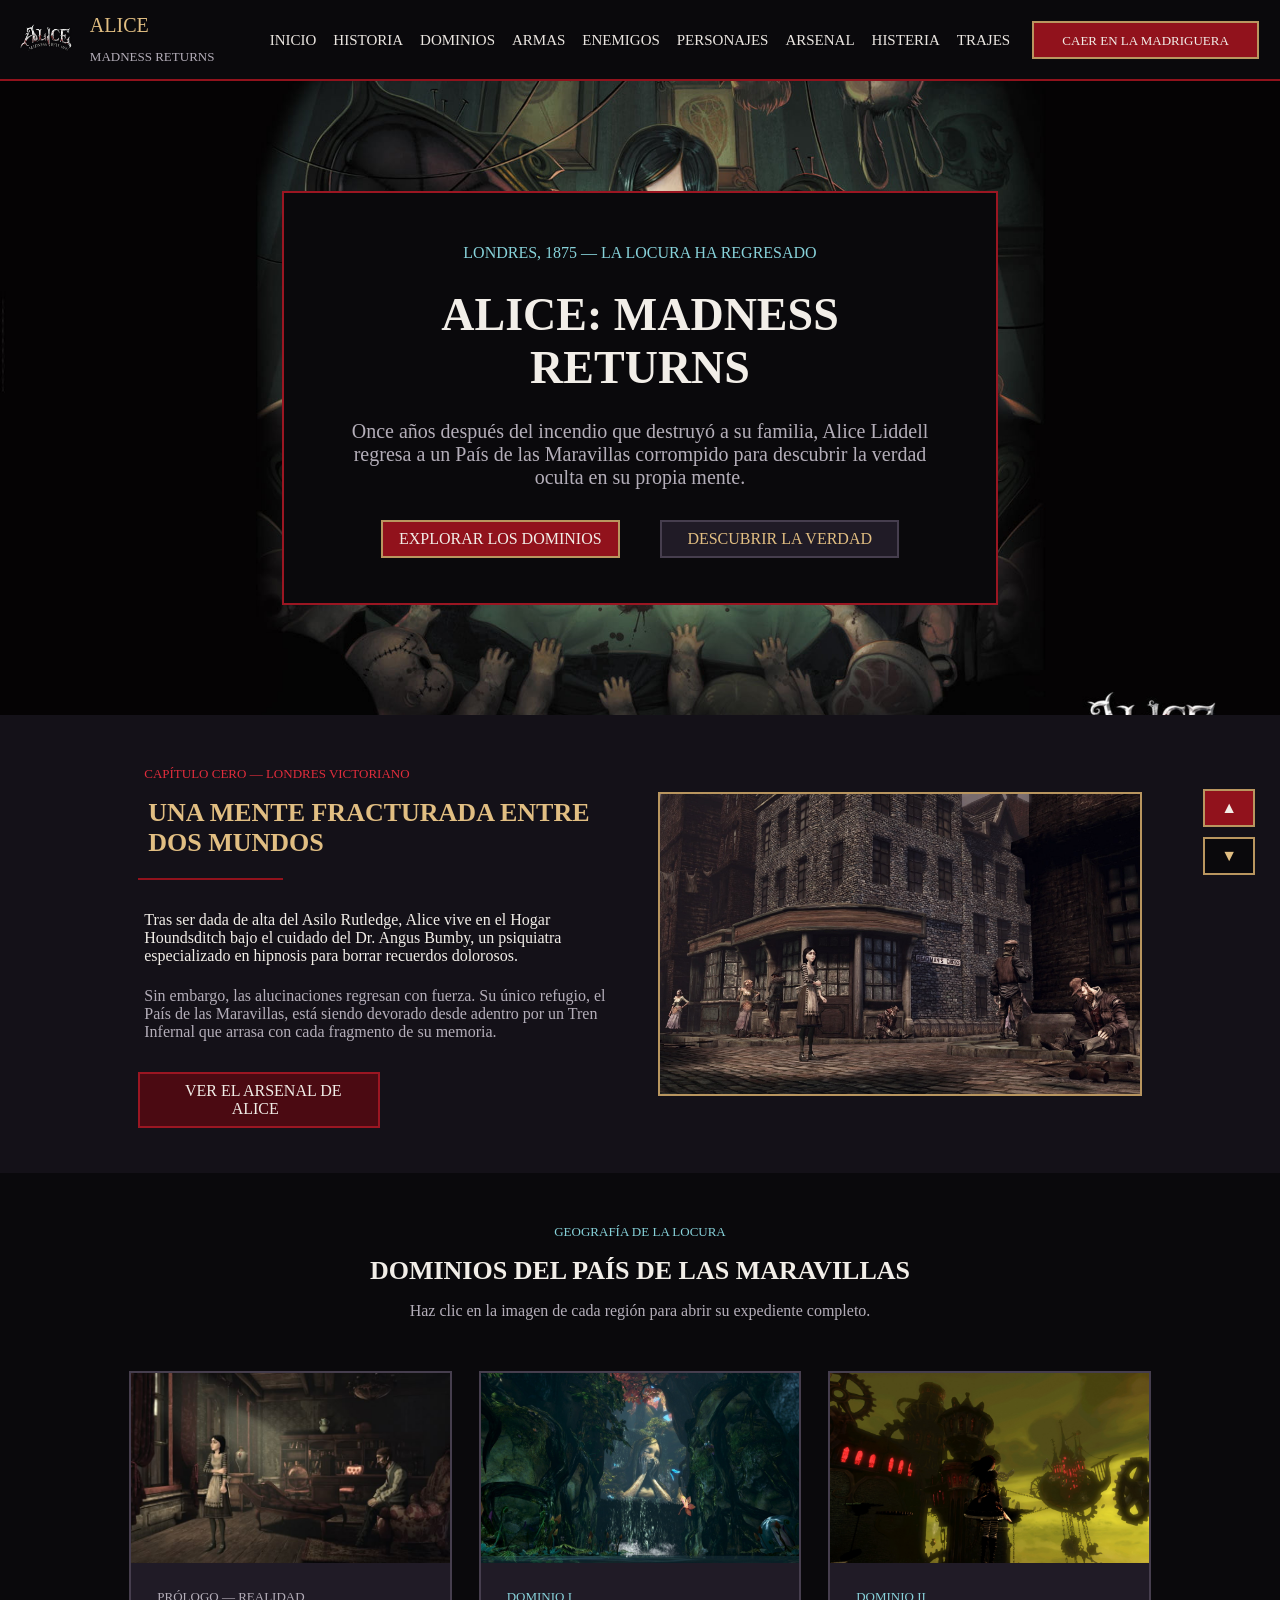
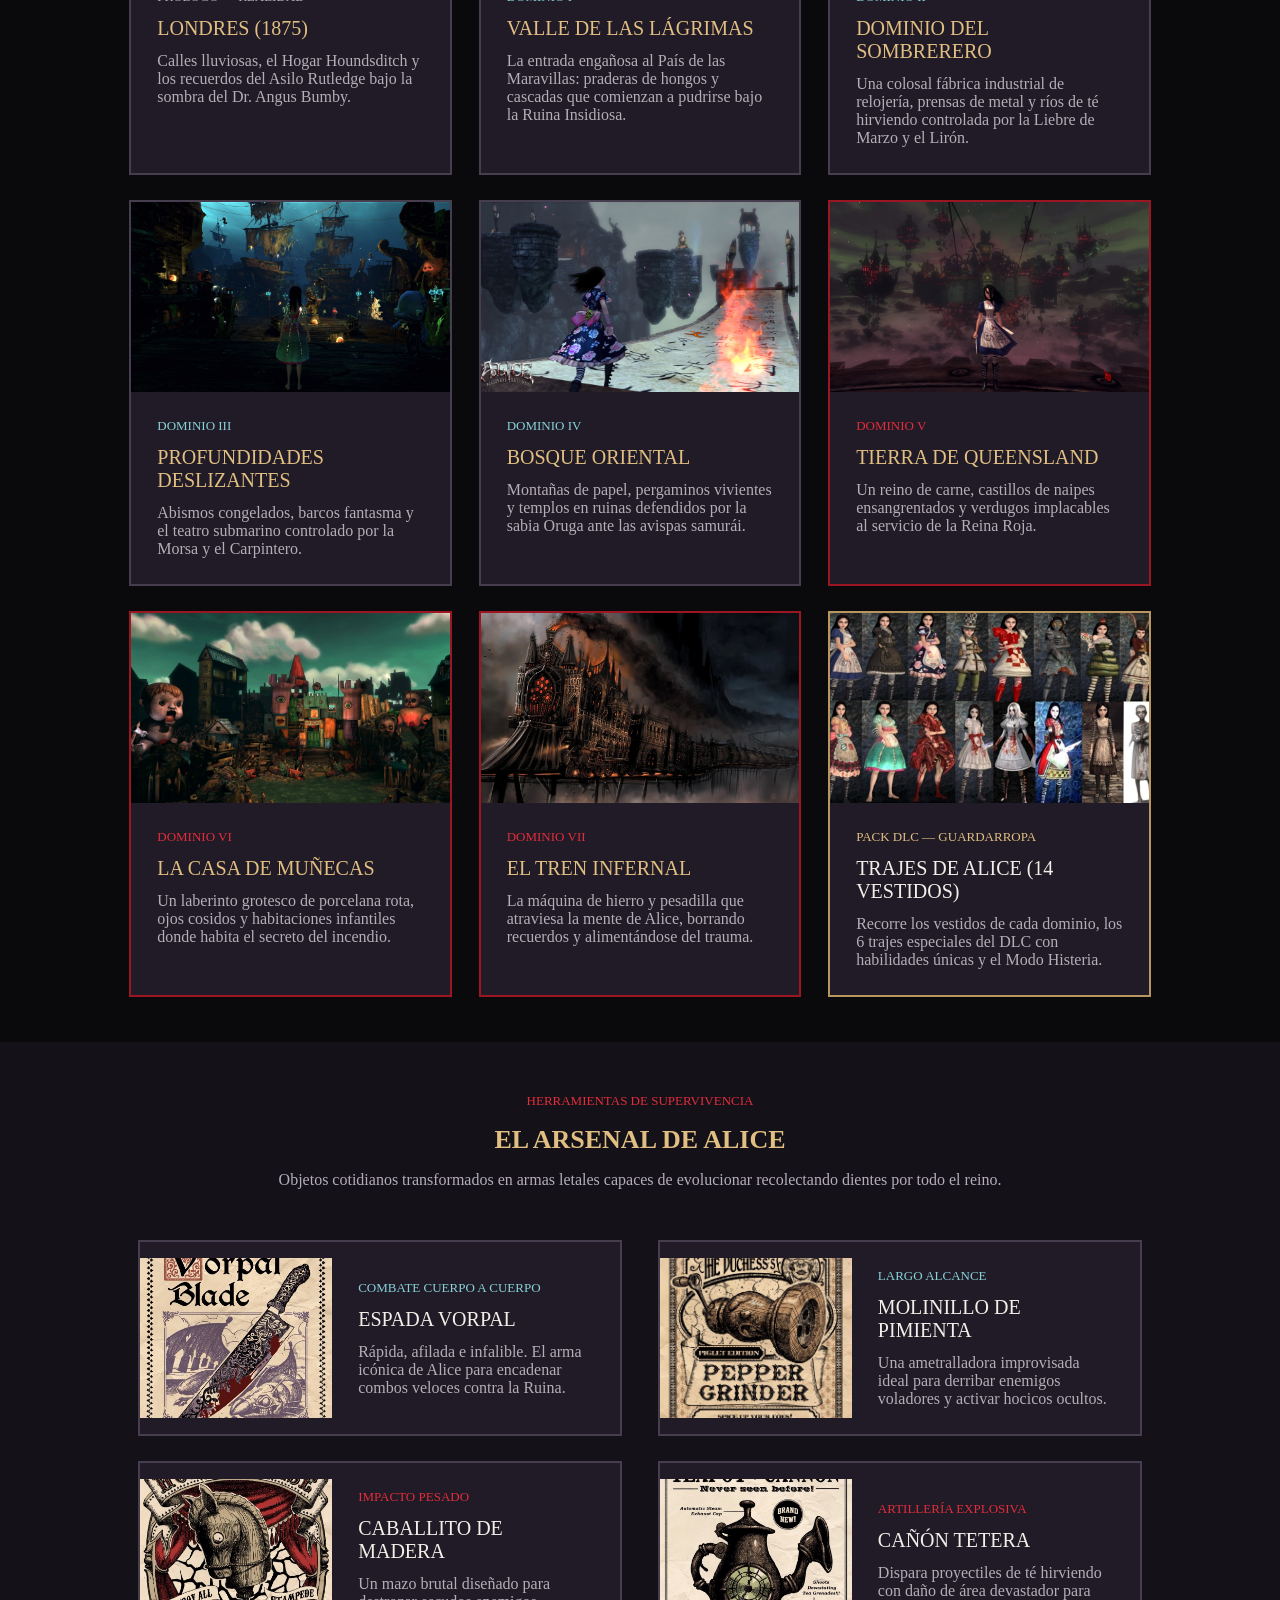
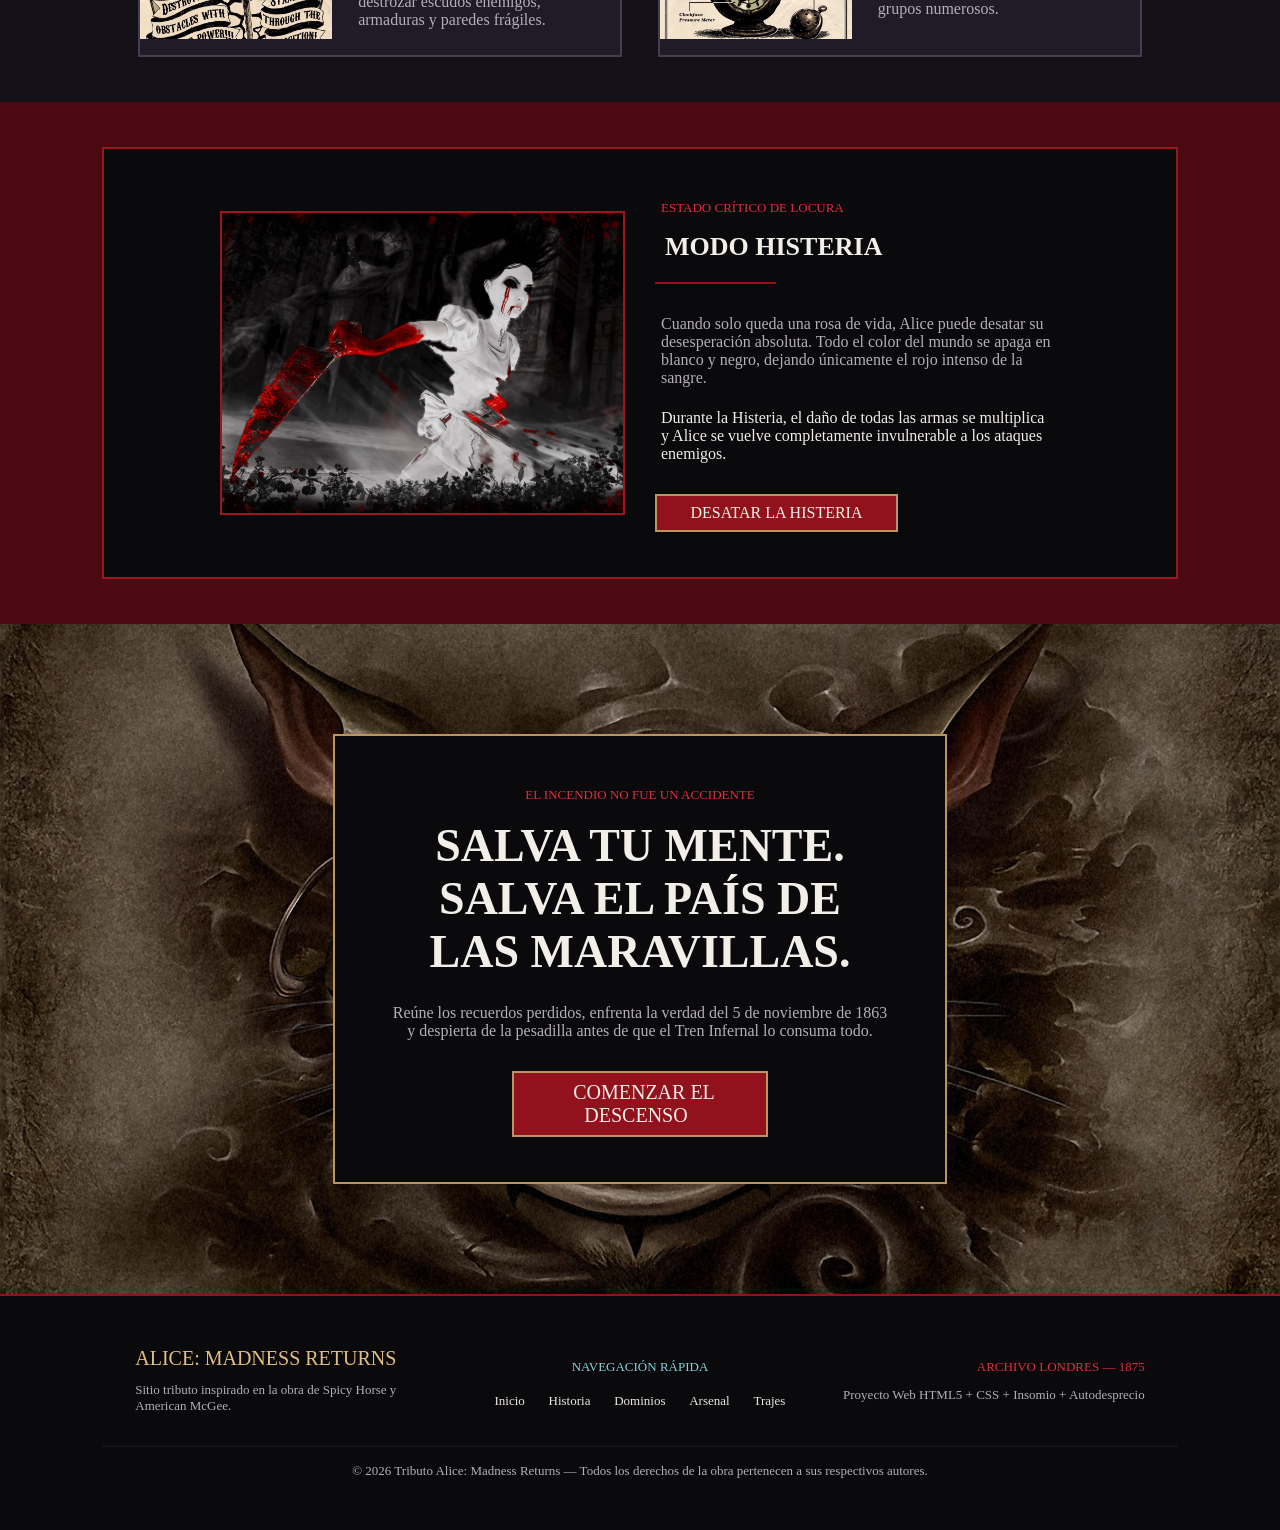
<file: index.html>
<!DOCTYPE html>
<html lang="es">
<head>
    <meta charset="UTF-8">
    <meta name="viewport" content="width=device-width, initial-scale=1.0">
    <title>Alice: Madness Returns - El País de las Maravillas en Ruinas</title>
    <link rel="stylesheet" href="./css/estilos.css">
    <link rel="icon" href="./img/favicon.png" type="image/png">
</head>
<body class="bg-negro texto-blanco">

    <header class="bg-negro w-100 padding-chico" id="inicio">
        <section class="d-flex align-center centradito w-100">

            <article class="w-20 d-flex align-center">
                <article class="w-30 text-center">
                    <img src="./img/Logo-alice.png" alt="Símbolo Alice" class="w-80">
                </article>
                <article class="w-70">
                    <p class="texto-dorado texto-mediano">ALICE</p>
                    <p class="texto-gris texto-chico">MADNESS RETURNS</p>
                </article>
            </article>

            <nav class="w-60">
                <ul class="d-flex centradito align-center w-100">
                    <li><a href="#inicio">INICIO</a></li>
                    <li><a href="#historia">HISTORIA</a></li>
                    <li><a href="#dominios">DOMINIOS</a></li>
                    <li><a href="armas.html">ARMAS</a></li>
                    <li><a href="enemigos.html">ENEMIGOS</a></li>
                    <li><a href="personajes.html">PERSONAJES</a></li>
                    <li><a href="#arsenal">ARSENAL</a></li>
                    <li><a href="#histeria">HISTERIA</a></li>
                    <li><a href="trajes.html">TRAJES</a></li>
                </ul>
            </nav>

            <article class="w-20 d-flex centradito">
                <article class="borde-dorado w-90 text-center">
                    <p class="bg-carmesi padding-chico">
                        <a href="#descenso" class="texto-blanco texto-chico">CAER EN LA MADRIGUERA</a>
                    </p>
                </article>
            </article>

        </section>
    </header>

    <article class="bg-carmesi padding-linea w-100"></article>

    <main class="w-100">

        <section class="bg-cover img-hero padding-hero w-100 text-center">
            <article class="d-flex centradito w-100">
                <article class="borde-carmesi w-70">
                    <article class="bg-negro padding-grande text-center w-100">
                        <p class="texto-celeste texto-normal margen-abajo-chico">LONDRES, 1875 — LA LOCURA HA REGRESADO</p>
                        <h1 class="texto-blanco texto-gigante margen-abajo-chico">ALICE: MADNESS RETURNS</h1>
                        <p class="texto-gris texto-mediano margen-abajo">Once años después del incendio que destruyó a su familia, Alice Liddell regresa a un País de las Maravillas corrompido para descubrir la verdad oculta en su propia mente.</p>

                        <article class="d-flex centradito w-100 margen-arriba">
                            <article class="borde-dorado w-40">
                                <p class="bg-carmesi padding-chico text-center">
                                    <a href="#dominios" class="texto-blanco texto-normal">EXPLORAR LOS DOMINIOS</a>
                                </p>
                            </article>
                            <article class="borde-gris w-40">
                                <p class="bg-tarjeta padding-chico text-center">
                                    <a href="#historia" class="texto-dorado texto-normal">DESCUBRIR LA VERDAD</a>
                                </p>
                            </article>
                        </article>
                    </article>
                </article>
            </article>
        </section>

        <section class="bg-oscuro padding-grande w-100" id="historia">
            <article class="d-flex align-center centradito w-100">

                <article class="w-45 text-left">
                    <p class="texto-rojo texto-chico">CAPÍTULO CERO — LONDRES VICTORIANO</p>
                    <h2 class="texto-dorado texto-grande margen-abajo-chico">UNA MENTE FRACTURADA ENTRE DOS MUNDOS</h2>
                    <article class="bg-carmesi padding-linea w-30 margen-abajo"></article>
                    <p class="texto-blanco texto-normal margen-abajo-chico">Tras ser dada de alta del Asilo Rutledge, Alice vive en el Hogar Houndsditch bajo el cuidado del Dr. Angus Bumby, un psiquiatra especializado en hipnosis para borrar recuerdos dolorosos.</p>
                    <p class="texto-gris texto-normal margen-abajo">Sin embargo, las alucinaciones regresan con fuerza. Su único refugio, el País de las Maravillas, está siendo devorado desde adentro por un Tren Infernal que arrasa con cada fragmento de su memoria.</p>

                    <article class="borde-carmesi w-50 text-center">
                        <p class="bg-carmesi-oscuro padding-chico">
                            <a href="#arsenal" class="texto-blanco texto-normal">VER EL ARSENAL DE ALICE</a>
                        </p>
                    </article>
                </article>

                <article class="w-45">
                    <article class="borde-dorado w-100">
                        <article class="bg-cover img-historia alto-destacado w-100"></article>
                    </article>
                </article>

            </article>
        </section>

        <section class="bg-negro padding-grande w-100 text-center" id="dominios">
            <p class="texto-celeste texto-chico">GEOGRAFÍA DE LA LOCURA</p>
            <h2 class="texto-blanco texto-grande">DOMINIOS DEL PAÍS DE LAS MARAVILLAS</h2>
            <p class="texto-gris texto-normal margen-abajo-grande">Haz clic en la imagen de cada región para abrir su expediente completo.</p>

            <section class="d-flex centradito w-100 margen-abajo">

                <article class="borde-gris w-30 text-left">
                    <article class="bg-tarjeta w-100">
                        <a href="londres.html" class="link-imagen" title="Entrar a Londres (1875)">
                            <article class="bg-cover img-dominio-londres alto-tarjeta w-100"></article>
                        </a>
                        <article class="padding-mediano">
                            <p class="texto-gris texto-chico">PRÓLOGO — REALIDAD</p>
                            <p class="texto-dorado texto-mediano">LONDRES (1875)</p>
                            <p class="texto-gris texto-normal">Calles lluviosas, el Hogar Houndsditch y los recuerdos del Asilo Rutledge bajo la sombra del Dr. Angus Bumby.</p>
                        </article>
                    </article>
                </article>

                <article class="borde-gris w-30 text-left">
                    <article class="bg-tarjeta w-100">
                        <a href="valle-lagrimas.html" class="link-imagen" title="Entrar al Valle de las Lágrimas">
                            <article class="bg-cover img-dominio-valle alto-tarjeta w-100"></article>
                        </a>
                        <article class="padding-mediano">
                            <p class="texto-celeste texto-chico">DOMINIO I</p>
                            <p class="texto-dorado texto-mediano">VALLE DE LAS LÁGRIMAS</p>
                            <p class="texto-gris texto-normal">La entrada engañosa al País de las Maravillas: praderas de hongos y cascadas que comienzan a pudrirse bajo la Ruina Insidiosa.</p>
                        </article>
                    </article>
                </article>

                <article class="borde-gris w-30 text-left">
                    <article class="bg-tarjeta w-100">
                        <a href="sombrerero.html" class="link-imagen" title="Entrar al Dominio del Sombrerero">
                            <article class="bg-cover img-dominio-sombrerero alto-tarjeta w-100"></article>
                        </a>
                        <article class="padding-mediano">
                            <p class="texto-celeste texto-chico">DOMINIO II</p>
                            <p class="texto-dorado texto-mediano">DOMINIO DEL SOMBRERERO</p>
                            <p class="texto-gris texto-normal">Una colosal fábrica industrial de relojería, prensas de metal y ríos de té hirviendo controlada por la Liebre de Marzo y el Lirón.</p>
                        </article>
                    </article>
                </article>

            </section>

            <section class="d-flex centradito w-100 margen-abajo">

                <article class="borde-gris w-30 text-left">
                    <article class="bg-tarjeta w-100">
                        <a href="profundidades.html" class="link-imagen" title="Entrar a Profundidades Deslizantes">
                            <article class="bg-cover img-dominio-profundidades alto-tarjeta w-100"></article>
                        </a>
                        <article class="padding-mediano">
                            <p class="texto-celeste texto-chico">DOMINIO III</p>
                            <p class="texto-dorado texto-mediano">PROFUNDIDADES DESLIZANTES</p>
                            <p class="texto-gris texto-normal">Abismos congelados, barcos fantasma y el teatro submarino controlado por la Morsa y el Carpintero.</p>
                        </article>
                    </article>
                </article>

                <article class="borde-gris w-30 text-left">
                    <article class="bg-tarjeta w-100">
                        <a href="bosque-oriental.html" class="link-imagen" title="Entrar al Bosque Oriental">
                            <article class="bg-cover img-dominio-bosque alto-tarjeta w-100"></article>
                        </a>
                        <article class="padding-mediano">
                            <p class="texto-celeste texto-chico">DOMINIO IV</p>
                            <p class="texto-dorado texto-mediano">BOSQUE ORIENTAL</p>
                            <p class="texto-gris texto-normal">Montañas de papel, pergaminos vivientes y templos en ruinas defendidos por la sabia Oruga ante las avispas samurái.</p>
                        </article>
                    </article>
                </article>

                <article class="borde-carmesi w-30 text-left">
                    <article class="bg-tarjeta w-100">
                        <a href="queensland.html" class="link-imagen" title="Entrar a Tierra de Queensland">
                            <article class="bg-cover img-dominio-queensland alto-tarjeta w-100"></article>
                        </a>
                        <article class="padding-mediano">
                            <p class="texto-rojo texto-chico">DOMINIO V</p>
                            <p class="texto-dorado texto-mediano">TIERRA DE QUEENSLAND</p>
                            <p class="texto-gris texto-normal">Un reino de carne, castillos de naipes ensangrentados y verdugos implacables al servicio de la Reina Roja.</p>
                        </article>
                    </article>
                </article>

            </section>

            <section class="d-flex centradito w-100">

                <article class="borde-carmesi w-30 text-left">
                    <article class="bg-tarjeta w-100">
                        <a href="casa-munecas.html" class="link-imagen" title="Entrar a La Casa de Muñecas">
                            <article class="bg-cover img-dominio-munecas alto-tarjeta w-100"></article>
                        </a>
                        <article class="padding-mediano">
                            <p class="texto-rojo texto-chico">DOMINIO VI</p>
                            <p class="texto-dorado texto-mediano">LA CASA DE MUÑECAS</p>
                            <p class="texto-gris texto-normal">Un laberinto grotesco de porcelana rota, ojos cosidos y habitaciones infantiles donde habita el secreto del incendio.</p>
                        </article>
                    </article>
                </article>

                <article class="borde-carmesi w-30 text-left">
                    <article class="bg-tarjeta w-100">
                        <a href="tren-infernal.html" class="link-imagen" title="Entrar al Tren Infernal">
                            <article class="bg-cover img-dominio-tren alto-tarjeta w-100"></article>
                        </a>
                        <article class="padding-mediano">
                            <p class="texto-rojo texto-chico">DOMINIO VII</p>
                            <p class="texto-dorado texto-mediano">EL TREN INFERNAL</p>
                            <p class="texto-gris texto-normal">La máquina de hierro y pesadilla que atraviesa la mente de Alice, borrando recuerdos y alimentándose del trauma.</p>
                        </article>
                    </article>
                </article>

                <article class="borde-dorado w-30 text-left">
                    <article class="bg-tarjeta w-100">
                        <a href="trajes.html" class="link-imagen" title="Explorar los 14 trajes de Alice">
                            <article class="bg-cover img-dlc-collage alto-tarjeta w-100"></article>
                        </a>
                        <article class="padding-mediano">
                            <p class="texto-dorado texto-chico">PACK DLC — GUARDARROPA</p>
                            <p class="texto-blanco texto-mediano">TRAJES DE ALICE (14 VESTIDOS)</p>
                            <p class="texto-gris texto-normal">Recorre los vestidos de cada dominio, los 6 trajes especiales del DLC con habilidades únicas y el Modo Histeria.</p>
                        </article>
                    </article>
                </article>

            </section>

        </section>
        </section>

        <section class="bg-oscuro padding-grande w-100 text-center" id="arsenal">
            <p class="texto-rojo texto-chico">HERRAMIENTAS DE SUPERVIVENCIA</p>
            <h2 class="texto-dorado texto-grande">EL ARSENAL DE ALICE</h2>
            <p class="texto-gris texto-normal margen-abajo-grande">Objetos cotidianos transformados en armas letales capaces de evolucionar recolectando dientes por todo el reino.</p>

            <section class="d-flex centradito w-100 margen-abajo">

                <article class="borde-gris w-45 text-left">
                    <article class="bg-tarjeta d-flex align-center w-100">
                        <article class="w-40 bg-cover img-arma-1 alto-arma"></article>
                        <article class="w-60 padding-mediano">
                            <p class="texto-celeste texto-chico">COMBATE CUERPO A CUERPO</p>
                            <p class="texto-blanco texto-mediano">ESPADA VORPAL</p>
                            <p class="texto-gris texto-normal">Rápida, afilada e infalible. El arma icónica de Alice para encadenar combos veloces contra la Ruina.</p>
                        </article>
                    </article>
                </article>

                <article class="borde-gris w-45 text-left">
                    <article class="bg-tarjeta d-flex align-center w-100">
                        <article class="w-40 bg-cover img-arma-2 alto-arma"></article>
                        <article class="w-60 padding-mediano">
                            <p class="texto-celeste texto-chico">LARGO ALCANCE</p>
                            <p class="texto-blanco texto-mediano">MOLINILLO DE PIMIENTA</p>
                            <p class="texto-gris texto-normal">Una ametralladora improvisada ideal para derribar enemigos voladores y activar hocicos ocultos.</p>
                        </article>
                    </article>
                </article>

            </section>

            <section class="d-flex centradito w-100">

                <article class="borde-gris w-45 text-left">
                    <article class="bg-tarjeta d-flex align-center w-100">
                        <article class="w-40 bg-cover img-arma-3 alto-arma"></article>
                        <article class="w-60 padding-mediano">
                            <p class="texto-rojo texto-chico">IMPACTO PESADO</p>
                            <p class="texto-blanco texto-mediano">CABALLITO DE MADERA</p>
                            <p class="texto-gris texto-normal">Un mazo brutal diseñado para destrozar escudos enemigos, armaduras y paredes frágiles.</p>
                        </article>
                    </article>
                </article>

                <article class="borde-gris w-45 text-left">
                    <article class="bg-tarjeta d-flex align-center w-100">
                        <article class="w-40 bg-cover img-arma-4 alto-arma"></article>
                        <article class="w-60 padding-mediano">
                            <p class="texto-rojo texto-chico">ARTILLERÍA EXPLOSIVA</p>
                            <p class="texto-blanco texto-mediano">CAÑÓN TETERA</p>
                            <p class="texto-gris texto-normal">Dispara proyectiles de té hirviendo con daño de área devastador para grupos numerosos.</p>
                        </article>
                    </article>
                </article>

            </section>
        </section>

        <section class="bg-carmesi-oscuro padding-grande w-100" id="histeria">
            <article class="borde-carmesi w-100">
                <article class="bg-negro padding-grande d-flex align-center centradito w-100">

                    <article class="w-45">
                        <article class="borde-carmesi w-100">
                            <article class="bg-cover img-histeria alto-destacado w-100"></article>
                        </article>
                    </article>

                    <article class="w-45 text-left">
                        <p class="texto-rojo texto-chico">ESTADO CRÍTICO DE LOCURA</p>
                        <h2 class="texto-blanco texto-grande margen-abajo-chico">MODO HISTERIA</h2>
                        <article class="bg-carmesi padding-linea w-30 margen-abajo"></article>
                        <p class="texto-gris texto-normal margen-abajo-chico">Cuando solo queda una rosa de vida, Alice puede desatar su desesperación absoluta. Todo el color del mundo se apaga en blanco y negro, dejando únicamente el rojo intenso de la sangre.</p>
                        <p class="texto-blanco texto-normal margen-abajo">Durante la Histeria, el daño de todas las armas se multiplica y Alice se vuelve completamente invulnerable a los ataques enemigos.</p>
                        <article class="borde-dorado w-60 text-center">
                            <p class="bg-carmesi padding-chico">
                                <a href="#descenso" class="texto-blanco texto-normal">DESATAR LA HISTERIA</a>
                            </p>
                        </article>
                    </article>

                </article>
            </article>
        </section>

        <section class="bg-cover img-cta padding-hero w-100 text-center" id="descenso">
            <article class="d-flex centradito w-100">
                <article class="borde-dorado w-60">
                    <article class="bg-negro padding-grande text-center w-100">
                        <p class="texto-rojo texto-chico">EL INCENDIO NO FUE UN ACCIDENTE</p>
                        <h2 class="texto-blanco texto-gigante margen-abajo-chico">SALVA TU MENTE. SALVA EL PAÍS DE LAS MARAVILLAS.</h2>
                        <p class="texto-gris texto-normal margen-abajo">Reúne los recuerdos perdidos, enfrenta la verdad del 5 de noviembre de 1863 y despierta de la pesadilla antes de que el Tren Infernal lo consuma todo.</p>

                        <article class="d-flex centradito w-100">
                            <article class="borde-dorado w-50">
                                <p class="bg-carmesi padding-chico text-center">
                                    <a href="#inicio" class="texto-blanco texto-mediano">COMENZAR EL DESCENSO</a>
                                </p>
                            </article>
                        </article>
                    </article>
                </article>
            </article>
        </section>

    </main>

    <article class="bg-carmesi padding-linea w-100"></article>

    <footer class="bg-negro padding-grande w-100" id="final">
        <section class="d-flex centradito align-center w-100 margen-abajo">

            <article class="w-30 text-left">
                <p class="texto-dorado texto-mediano">ALICE: MADNESS RETURNS</p>
                <p class="texto-gris texto-chico">Sitio tributo inspirado en la obra de Spicy Horse y American McGee.</p>
            </article>

            <article class="w-30 text-center">
                <p class="texto-celeste texto-chico margen-abajo-chico">NAVEGACIÓN RÁPIDA</p>
                <ul class="d-flex centradito w-100">
                    <li><a href="#inicio" class="texto-chico">Inicio</a></li>
                    <li><a href="#historia" class="texto-chico">Historia</a></li>
                    <li><a href="#dominios" class="texto-chico">Dominios</a></li>
                    <li><a href="#arsenal" class="texto-chico">Arsenal</a></li>
                    <li><a href="trajes.html" class="texto-chico">Trajes</a></li>
                </ul>
            </article>

            <article class="w-30 text-right">
                <p class="texto-rojo texto-chico">ARCHIVO LONDRES — 1875</p>
                <p class="texto-gris texto-chico">Proyecto Web HTML5 + CSS + Insomio + Autodesprecio</p>
            </article>

        </section>

        <article class="bg-oscuro padding-linea w-100 margen-abajo-chico"></article>
        <p class="texto-gris texto-chico text-center">© 2026 Tributo Alice: Madness Returns — Todos los derechos de la obra pertenecen a sus respectivos autores.</p>
    </footer>

    <article class="botones-flotantes">
        <article class="borde-dorado margen-abajo-chico text-center">
            <p class="bg-carmesi padding-chico">
                <a href="#inicio" class="texto-blanco texto-normal" title="Ir al inicio">▲</a>
            </p>
        </article>
        <article class="borde-dorado text-center">
            <p class="bg-negro padding-chico">
                <a href="#final" class="texto-dorado texto-normal" title="Ir al final">▼</a>
            </p>
        </article>
    </article>

    <script src="./js/scroll.js"></script>

</body>
</html>
</file>
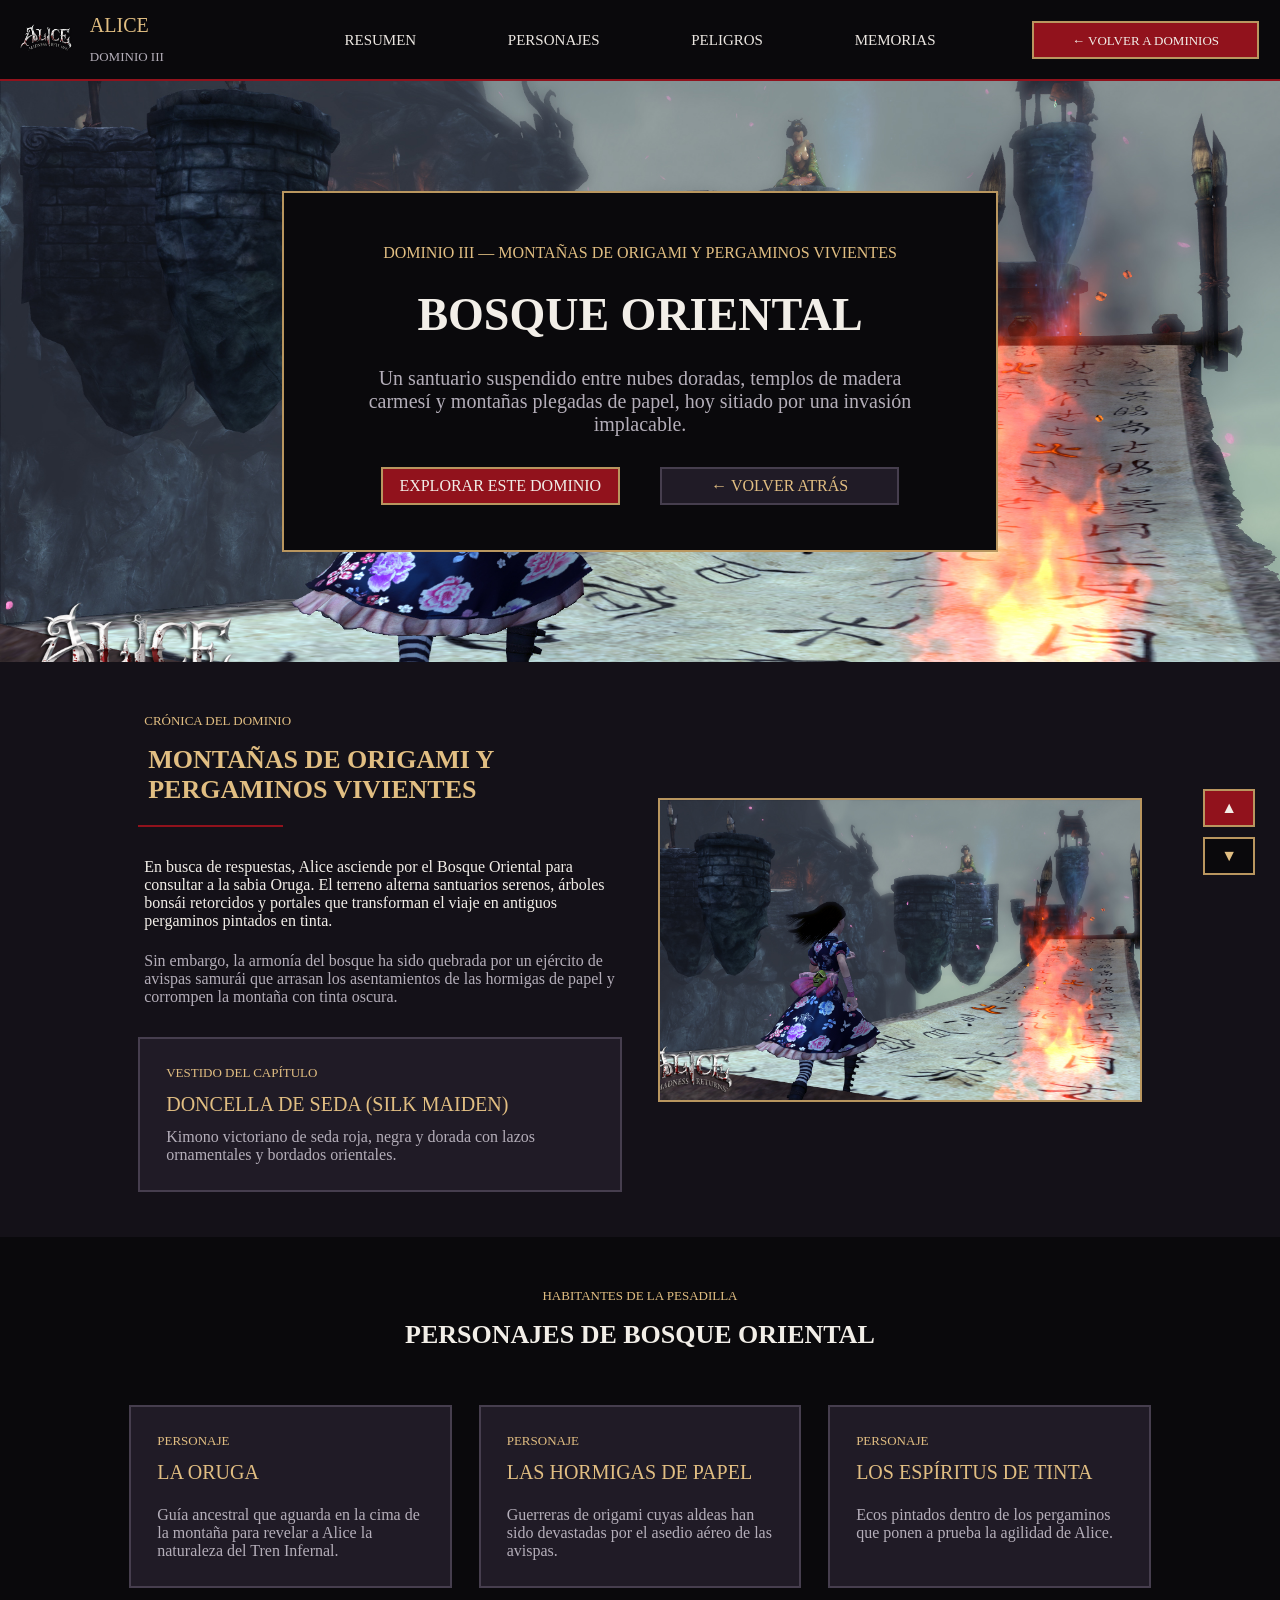
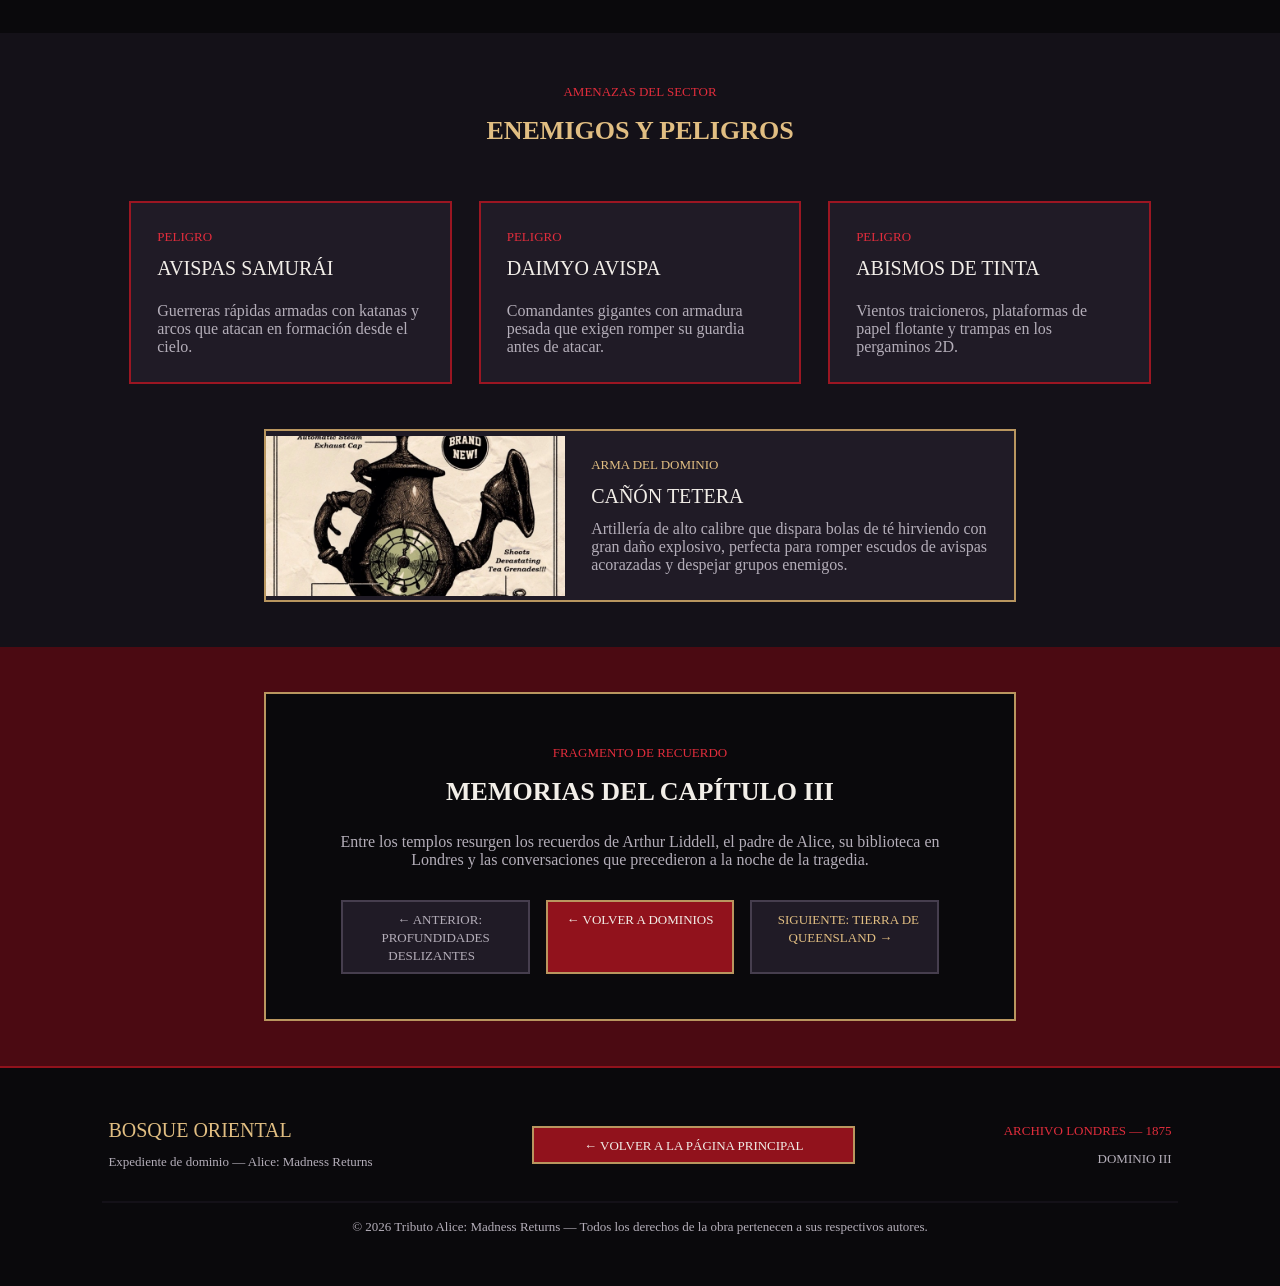
<file: bosque-oriental.html>
<!DOCTYPE html>
<html lang="es">
<head>
    <meta charset="UTF-8">
    <meta name="viewport" content="width=device-width, initial-scale=1.0">
    <title>BOSQUE ORIENTAL - Alice: Madness Returns</title>
    <link rel="icon" href="./img/logo-omega.png" type="image/png">
    <link rel="stylesheet" href="./css/estilos.css">
</head>
<body class="bg-negro texto-blanco">

    
    <header class="bg-negro w-100 padding-chico" id="inicio">
        <section class="d-flex align-center centradito w-100">

           
            <article class="w-20 d-flex align-center">
                <article class="w-30 text-center">
                    <a href="index.html" class="link-imagen">
                        <img src="./img/Logo-alice.png" alt="Símbolo Alice" class="w-80">
                    </a>
                </article>
                <article class="w-70">
                    <p class="texto-dorado texto-mediano">ALICE</p>
                    <p class="texto-gris texto-chico">DOMINIO III</p>
                </article>
            </article>

            
            <nav class="w-60">
                <ul class="d-flex centradito align-center w-100">
                    <li><a href="#resumen">RESUMEN</a></li>
                    <li><a href="#personajes">PERSONAJES</a></li>
                    <li><a href="#peligros">PELIGROS</a></li>
                    <li><a href="#memoria">MEMORIAS</a></li>
                </ul>
            </nav>

            
            <article class="w-20 d-flex centradito">
                <article class="borde-dorado w-90 text-center">
                    <p class="bg-carmesi padding-chico">
                        <a href="index.html#dominios" class="texto-blanco texto-chico">← VOLVER A DOMINIOS</a>
                    </p>
                </article>
            </article>

        </section>
    </header>

    <article class="bg-carmesi padding-linea w-100"></article>

    <main class="w-100">

        
        <section class="bg-cover img-dominio-3 padding-hero w-100 text-center">
            <article class="d-flex centradito w-100">
                <article class="borde-dorado w-70">
                    <article class="bg-negro padding-grande text-center w-100">
                        <p class="texto-dorado texto-normal margen-abajo-chico">DOMINIO III — MONTAÑAS DE ORIGAMI Y PERGAMINOS VIVIENTES</p>
                        <h1 class="texto-blanco texto-gigante margen-abajo-chico">BOSQUE ORIENTAL</h1>
                        <p class="texto-gris texto-mediano margen-abajo">Un santuario suspendido entre nubes doradas, templos de madera carmesí y montañas plegadas de papel, hoy sitiado por una invasión implacable.</p>

                        <article class="d-flex centradito w-100 margen-arriba">
                            <article class="borde-dorado w-40">
                                <p class="bg-carmesi padding-chico text-center">
                                    <a href="#resumen" class="texto-blanco texto-normal">EXPLORAR ESTE DOMINIO</a>
                                </p>
                            </article>
                            <article class="borde-gris w-40">
                                <p class="bg-tarjeta padding-chico text-center">
                                    <a href="index.html#dominios" class="texto-dorado texto-normal">← VOLVER ATRÁS</a>
                                </p>
                            </article>
                        </article>
                    </article>
                </article>
            </article>
        </section>

        
        <section class="bg-oscuro padding-grande w-100" id="resumen">
            <article class="d-flex align-center centradito w-100">

                <article class="w-45 text-left">
                    <p class="texto-dorado texto-chico">CRÓNICA DEL DOMINIO</p>
                    <h2 class="texto-dorado texto-grande margen-abajo-chico">MONTAÑAS DE ORIGAMI Y PERGAMINOS VIVIENTES</h2>
                    <article class="bg-carmesi padding-linea w-30 margen-abajo"></article>
                    <p class="texto-blanco texto-normal margen-abajo-chico">En busca de respuestas, Alice asciende por el Bosque Oriental para consultar a la sabia Oruga. El terreno alterna santuarios serenos, árboles bonsái retorcidos y portales que transforman el viaje en antiguos pergaminos pintados en tinta.</p>
                    <p class="texto-gris texto-normal margen-abajo">Sin embargo, la armonía del bosque ha sido quebrada por un ejército de avispas samurái que arrasan los asentamientos de las hormigas de papel y corrompen la montaña con tinta oscura.</p>

                    <article class="borde-gris w-100">
                        <article class="bg-tarjeta padding-mediano w-100">
                            <p class="texto-dorado texto-chico">VESTIDO DEL CAPÍTULO</p>
                            <p class="texto-dorado texto-mediano">DONCELLA DE SEDA (SILK MAIDEN)</p>
                            <p class="texto-gris texto-normal">Kimono victoriano de seda roja, negra y dorada con lazos ornamentales y bordados orientales.</p>
                        </article>
                    </article>
                </article>

                <article class="w-45">
                    <article class="borde-dorado w-100">
                        <article class="bg-cover img-dominio-3 alto-destacado w-100"></article>
                    </article>
                </article>

            </article>
        </section>

     
        <section class="bg-negro padding-grande w-100 text-center" id="personajes">
            <p class="texto-dorado texto-chico">HABITANTES DE LA PESADILLA</p>
            <h2 class="texto-blanco texto-grande margen-abajo-grande">PERSONAJES DE BOSQUE ORIENTAL</h2>

            <section class="d-flex centradito w-100">
                <article class="borde-gris w-30 text-left">
                    <article class="bg-tarjeta padding-mediano w-100">
                        <p class="texto-dorado texto-chico">PERSONAJE</p>
                        <p class="texto-dorado texto-mediano margen-abajo-chico">LA ORUGA</p>
                        <p class="texto-gris texto-normal">Guía ancestral que aguarda en la cima de la montaña para revelar a Alice la naturaleza del Tren Infernal.</p>
                    </article>
                </article>
                <article class="borde-gris w-30 text-left">
                    <article class="bg-tarjeta padding-mediano w-100">
                        <p class="texto-dorado texto-chico">PERSONAJE</p>
                        <p class="texto-dorado texto-mediano margen-abajo-chico">LAS HORMIGAS DE PAPEL</p>
                        <p class="texto-gris texto-normal">Guerreras de origami cuyas aldeas han sido devastadas por el asedio aéreo de las avispas.</p>
                    </article>
                </article>
                <article class="borde-gris w-30 text-left">
                    <article class="bg-tarjeta padding-mediano w-100">
                        <p class="texto-dorado texto-chico">PERSONAJE</p>
                        <p class="texto-dorado texto-mediano margen-abajo-chico">LOS ESPÍRITUS DE TINTA</p>
                        <p class="texto-gris texto-normal">Ecos pintados dentro de los pergaminos que ponen a prueba la agilidad de Alice.</p>
                    </article>
                </article>
            </section>
        </section>

        
        <section class="bg-oscuro padding-grande w-100 text-center" id="peligros">
            <p class="texto-rojo texto-chico">AMENAZAS DEL SECTOR</p>
            <h2 class="texto-dorado texto-grande margen-abajo-grande">ENEMIGOS Y PELIGROS</h2>

            <section class="d-flex centradito w-100 margen-abajo-grande">
                <article class="borde-carmesi w-30 text-left">
                    <article class="bg-tarjeta padding-mediano w-100">
                        <p class="texto-rojo texto-chico">PELIGRO</p>
                        <p class="texto-blanco texto-mediano margen-abajo-chico">AVISPAS SAMURÁI</p>
                        <p class="texto-gris texto-normal">Guerreras rápidas armadas con katanas y arcos que atacan en formación desde el cielo.</p>
                    </article>
                </article>
                <article class="borde-carmesi w-30 text-left">
                    <article class="bg-tarjeta padding-mediano w-100">
                        <p class="texto-rojo texto-chico">PELIGRO</p>
                        <p class="texto-blanco texto-mediano margen-abajo-chico">DAIMYO AVISPA</p>
                        <p class="texto-gris texto-normal">Comandantes gigantes con armadura pesada que exigen romper su guardia antes de atacar.</p>
                    </article>
                </article>
                <article class="borde-carmesi w-30 text-left">
                    <article class="bg-tarjeta padding-mediano w-100">
                        <p class="texto-rojo texto-chico">PELIGRO</p>
                        <p class="texto-blanco texto-mediano margen-abajo-chico">ABISMOS DE TINTA</p>
                        <p class="texto-gris texto-normal">Vientos traicioneros, plataformas de papel flotante y trampas en los pergaminos 2D.</p>
                    </article>
                </article>
            </section>

            
            <article class="d-flex centradito w-100">
                <article class="borde-dorado w-70 text-left">
                    <article class="bg-tarjeta d-flex align-center w-100">
                        <article class="w-40 bg-cover img-arma-4 alto-arma"></article>
                        <article class="w-60 padding-mediano">
                            <p class="texto-dorado texto-chico">ARMA DEL DOMINIO</p>
                            <p class="texto-blanco texto-mediano">CAÑÓN TETERA</p>
                            <p class="texto-gris texto-normal">Artillería de alto calibre que dispara bolas de té hirviendo con gran daño explosivo, perfecta para romper escudos de avispas acorazadas y despejar grupos enemigos.</p>
                        </article>
                    </article>
                </article>
            </article>
        </section>

       
        <section class="bg-carmesi-oscuro padding-grande w-100 text-center" id="memoria">
            <article class="d-flex centradito w-100">
                <article class="borde-dorado w-70">
                    <article class="bg-negro padding-grande text-center w-100">
                        <p class="texto-rojo texto-chico">FRAGMENTO DE RECUERDO</p>
                        <h2 class="texto-blanco texto-grande margen-abajo-chico">MEMORIAS DEL CAPÍTULO III</h2>
                        <p class="texto-gris texto-normal margen-abajo">Entre los templos resurgen los recuerdos de Arthur Liddell, el padre de Alice, su biblioteca en Londres y las conversaciones que precedieron a la noche de la tragedia.</p>

                      
                        <article class="d-flex centradito w-100 margen-arriba">
                            <article class="borde-gris w-30">
                                <p class="bg-tarjeta padding-chico text-center">
                                    <a href="profundidades.html" class="texto-gris texto-chico">← ANTERIOR: PROFUNDIDADES DESLIZANTES</a>
                                </p>
                            </article>
                            <article class="borde-dorado w-30">
                                <p class="bg-carmesi padding-chico text-center">
                                    <a href="index.html#dominios" class="texto-blanco texto-chico">← VOLVER A DOMINIOS</a>
                                </p>
                            </article>
                            <article class="borde-gris w-30">
                                <p class="bg-tarjeta padding-chico text-center">
                                    <a href="queensland.html" class="texto-dorado texto-chico">SIGUIENTE: TIERRA DE QUEENSLAND →</a>
                                </p>
                            </article>
                        </article>
                    </article>
                </article>
            </article>
        </section>

    </main>

    <article class="bg-carmesi padding-linea w-100"></article>

    
    <footer class="bg-negro padding-grande w-100" id="final">
        <section class="d-flex centradito align-center w-100 margen-abajo">
            <article class="w-40 text-left">
                <p class="texto-dorado texto-mediano">BOSQUE ORIENTAL</p>
                <p class="texto-gris texto-chico">Expediente de dominio — Alice: Madness Returns</p>
            </article>

            <article class="w-30 text-center">
                <article class="borde-dorado w-100">
                    <p class="bg-carmesi padding-chico">
                        <a href="index.html#dominios" class="texto-blanco texto-chico">← VOLVER A LA PÁGINA PRINCIPAL</a>
                    </p>
                </article>
            </article>

            <article class="w-30 text-right">
                <p class="texto-rojo texto-chico">ARCHIVO LONDRES — 1875</p>
                <p class="texto-gris texto-chico">DOMINIO III</p>
            </article>
        </section>

        <article class="bg-oscuro padding-linea w-100 margen-abajo-chico"></article>
        <p class="texto-gris texto-chico text-center">© 2026 Tributo Alice: Madness Returns — Todos los derechos de la obra pertenecen a sus respectivos autores.</p>
    </footer>

    
    <article class="botones-flotantes">
        <article class="borde-dorado margen-abajo-chico text-center">
            <p class="bg-carmesi padding-chico">
                <a href="#inicio" class="texto-blanco texto-normal" title="Ir al inicio">▲</a>
            </p>
        </article>
        <article class="borde-dorado text-center">
            <p class="bg-negro padding-chico">
                <a href="#final" class="texto-dorado texto-normal" title="Ir al final">▼</a>
            </p>
        </article>
    </article>

    <script src="./js/scroll.js"></script>
</body>
</html>
</file>
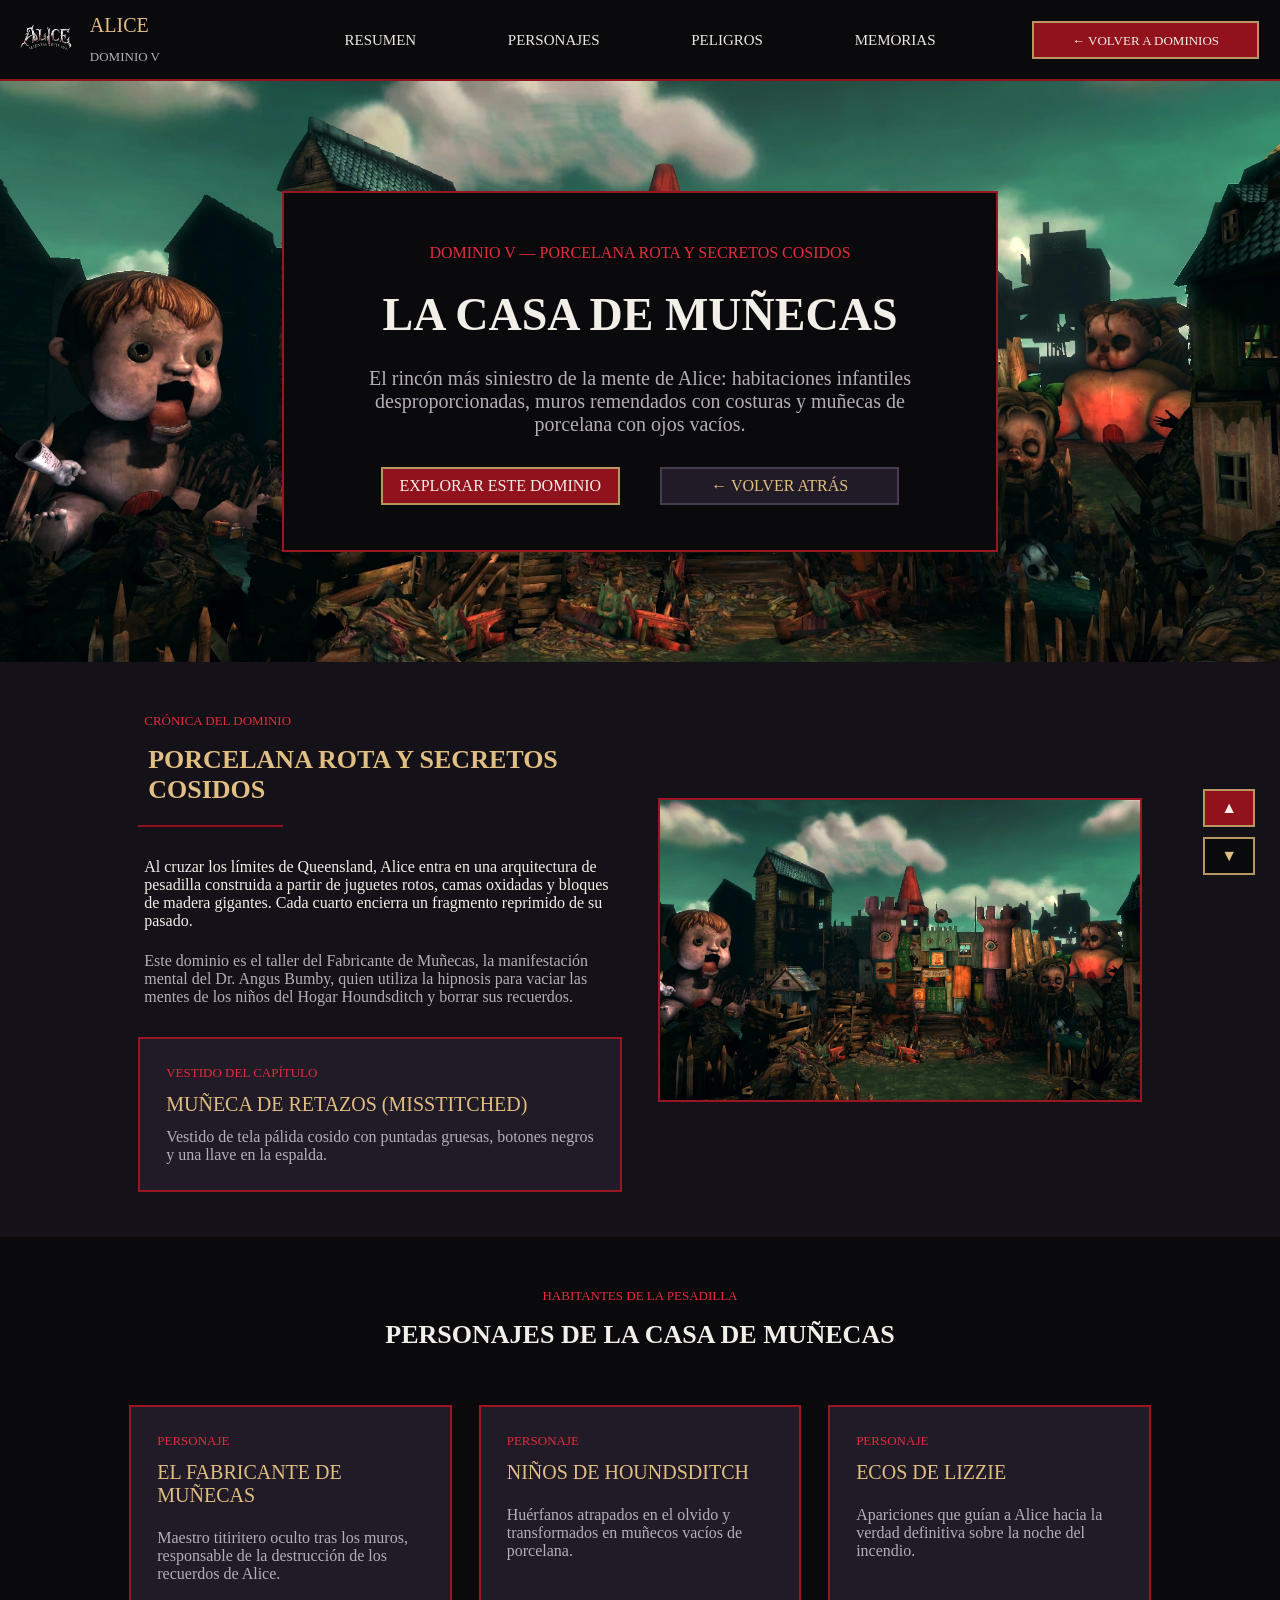
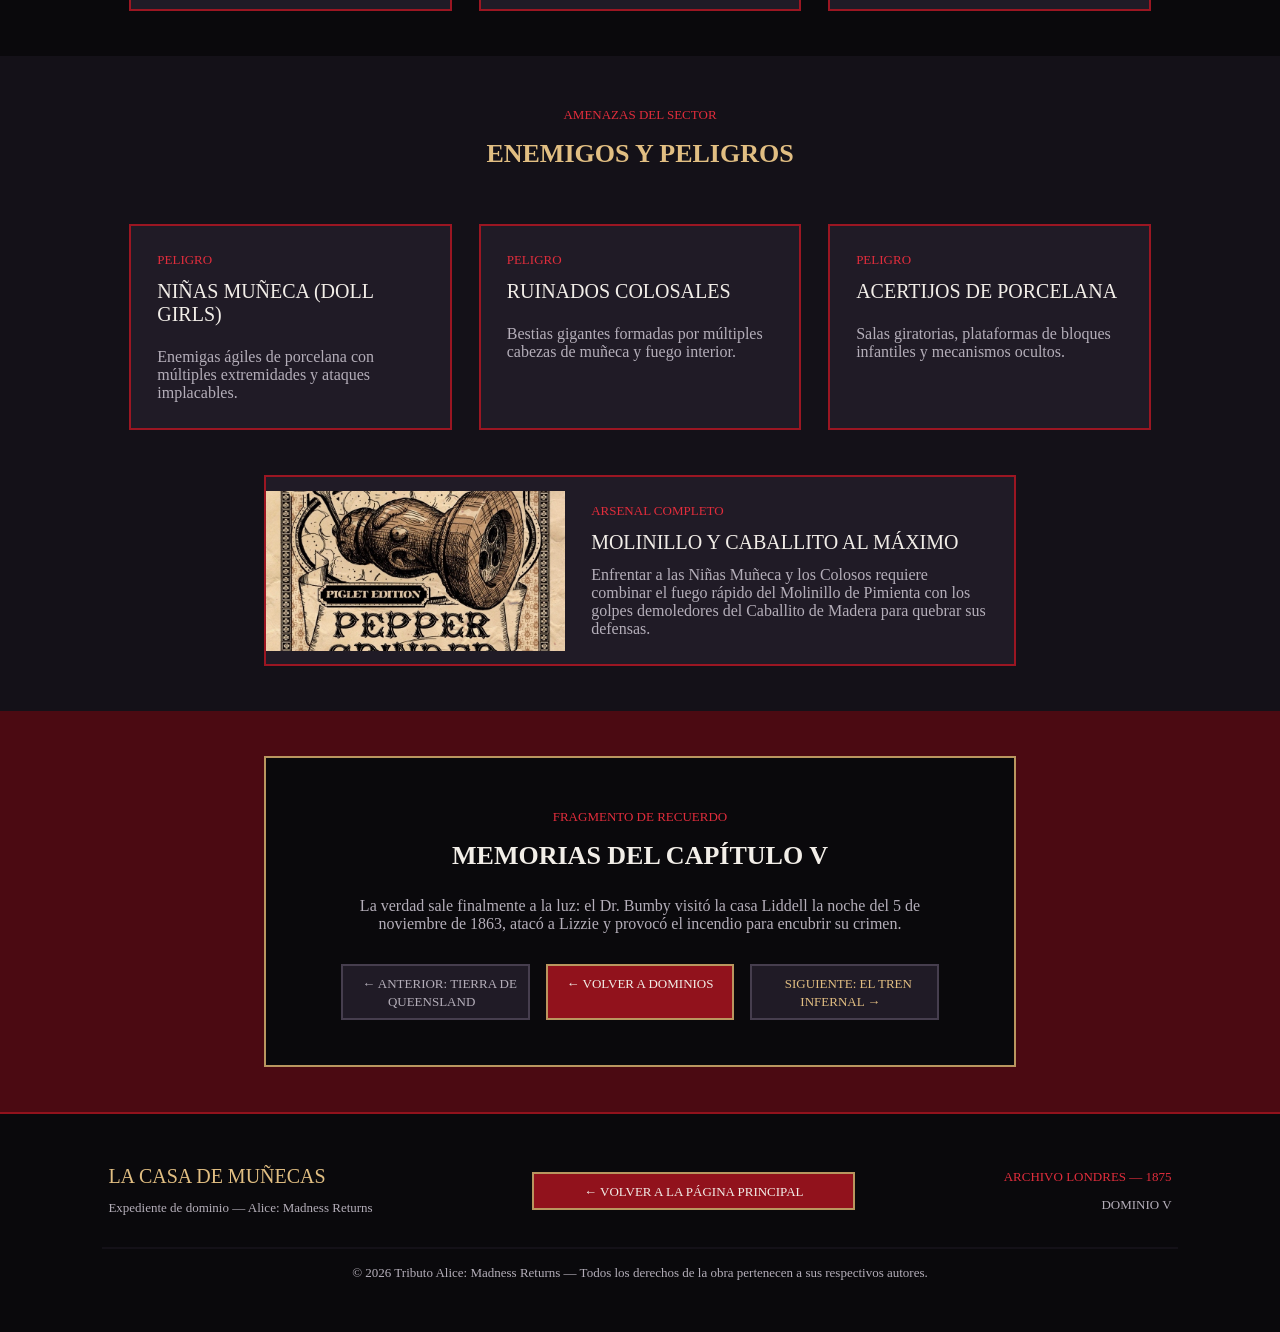
<file: casa-munecas.html>
<!DOCTYPE html>
<html lang="es">
<head>
    <meta charset="UTF-8">
    <meta name="viewport" content="width=device-width, initial-scale=1.0">
    <title>LA CASA DE MUÑECAS - Alice: Madness Returns</title>
    <link rel="icon" href="./img/logo-omega.png" type="image/png">
    <link rel="stylesheet" href="./css/estilos.css">
</head>
<body class="bg-negro texto-blanco">

    
    <header class="bg-negro w-100 padding-chico" id="inicio">
        <section class="d-flex align-center centradito w-100">

            
            <article class="w-20 d-flex align-center">
                <article class="w-30 text-center">
                    <a href="index.html" class="link-imagen">
                        <img src="./img/Logo-alice.png" alt="Símbolo Alice" class="w-80">
                    </a>
                </article>
                <article class="w-70">
                    <p class="texto-dorado texto-mediano">ALICE</p>
                    <p class="texto-gris texto-chico">DOMINIO V</p>
                </article>
            </article>

          
            <nav class="w-60">
                <ul class="d-flex centradito align-center w-100">
                    <li><a href="#resumen">RESUMEN</a></li>
                    <li><a href="#personajes">PERSONAJES</a></li>
                    <li><a href="#peligros">PELIGROS</a></li>
                    <li><a href="#memoria">MEMORIAS</a></li>
                </ul>
            </nav>

            
            <article class="w-20 d-flex centradito">
                <article class="borde-dorado w-90 text-center">
                    <p class="bg-carmesi padding-chico">
                        <a href="index.html#dominios" class="texto-blanco texto-chico">← VOLVER A DOMINIOS</a>
                    </p>
                </article>
            </article>

        </section>
    </header>

    <article class="bg-carmesi padding-linea w-100"></article>

    <main class="w-100">

      
        <section class="bg-cover img-dominio-5 padding-hero w-100 text-center">
            <article class="d-flex centradito w-100">
                <article class="borde-carmesi w-70">
                    <article class="bg-negro padding-grande text-center w-100">
                        <p class="texto-rojo texto-normal margen-abajo-chico">DOMINIO V — PORCELANA ROTA Y SECRETOS COSIDOS</p>
                        <h1 class="texto-blanco texto-gigante margen-abajo-chico">LA CASA DE MUÑECAS</h1>
                        <p class="texto-gris texto-mediano margen-abajo">El rincón más siniestro de la mente de Alice: habitaciones infantiles desproporcionadas, muros remendados con costuras y muñecas de porcelana con ojos vacíos.</p>

                        <article class="d-flex centradito w-100 margen-arriba">
                            <article class="borde-dorado w-40">
                                <p class="bg-carmesi padding-chico text-center">
                                    <a href="#resumen" class="texto-blanco texto-normal">EXPLORAR ESTE DOMINIO</a>
                                </p>
                            </article>
                            <article class="borde-gris w-40">
                                <p class="bg-tarjeta padding-chico text-center">
                                    <a href="index.html#dominios" class="texto-dorado texto-normal">← VOLVER ATRÁS</a>
                                </p>
                            </article>
                        </article>
                    </article>
                </article>
            </article>
        </section>

      
        <section class="bg-oscuro padding-grande w-100" id="resumen">
            <article class="d-flex align-center centradito w-100">

                <article class="w-45 text-left">
                    <p class="texto-rojo texto-chico">CRÓNICA DEL DOMINIO</p>
                    <h2 class="texto-dorado texto-grande margen-abajo-chico">PORCELANA ROTA Y SECRETOS COSIDOS</h2>
                    <article class="bg-carmesi padding-linea w-30 margen-abajo"></article>
                    <p class="texto-blanco texto-normal margen-abajo-chico">Al cruzar los límites de Queensland, Alice entra en una arquitectura de pesadilla construida a partir de juguetes rotos, camas oxidadas y bloques de madera gigantes. Cada cuarto encierra un fragmento reprimido de su pasado.</p>
                    <p class="texto-gris texto-normal margen-abajo">Este dominio es el taller del Fabricante de Muñecas, la manifestación mental del Dr. Angus Bumby, quien utiliza la hipnosis para vaciar las mentes de los niños del Hogar Houndsditch y borrar sus recuerdos.</p>

                    <article class="borde-carmesi w-100">
                        <article class="bg-tarjeta padding-mediano w-100">
                            <p class="texto-rojo texto-chico">VESTIDO DEL CAPÍTULO</p>
                            <p class="texto-dorado texto-mediano">MUÑECA DE RETAZOS (MISSTITCHED)</p>
                            <p class="texto-gris texto-normal">Vestido de tela pálida cosido con puntadas gruesas, botones negros y una llave en la espalda.</p>
                        </article>
                    </article>
                </article>

                <article class="w-45">
                    <article class="borde-carmesi w-100">
                        <article class="bg-cover img-dominio-5 alto-destacado w-100"></article>
                    </article>
                </article>

            </article>
        </section>

    
        <section class="bg-negro padding-grande w-100 text-center" id="personajes">
            <p class="texto-rojo texto-chico">HABITANTES DE LA PESADILLA</p>
            <h2 class="texto-blanco texto-grande margen-abajo-grande">PERSONAJES DE LA CASA DE MUÑECAS</h2>

            <section class="d-flex centradito w-100">
                <article class="borde-carmesi w-30 text-left">
                    <article class="bg-tarjeta padding-mediano w-100">
                        <p class="texto-rojo texto-chico">PERSONAJE</p>
                        <p class="texto-dorado texto-mediano margen-abajo-chico">EL FABRICANTE DE MUÑECAS</p>
                        <p class="texto-gris texto-normal">Maestro titiritero oculto tras los muros, responsable de la destrucción de los recuerdos de Alice.</p>
                    </article>
                </article>
                <article class="borde-carmesi w-30 text-left">
                    <article class="bg-tarjeta padding-mediano w-100">
                        <p class="texto-rojo texto-chico">PERSONAJE</p>
                        <p class="texto-dorado texto-mediano margen-abajo-chico">NIÑOS DE HOUNDSDITCH</p>
                        <p class="texto-gris texto-normal">Huérfanos atrapados en el olvido y transformados en muñecos vacíos de porcelana.</p>
                    </article>
                </article>
                <article class="borde-carmesi w-30 text-left">
                    <article class="bg-tarjeta padding-mediano w-100">
                        <p class="texto-rojo texto-chico">PERSONAJE</p>
                        <p class="texto-dorado texto-mediano margen-abajo-chico">ECOS DE LIZZIE</p>
                        <p class="texto-gris texto-normal">Apariciones que guían a Alice hacia la verdad definitiva sobre la noche del incendio.</p>
                    </article>
                </article>
            </section>
        </section>

        
        <section class="bg-oscuro padding-grande w-100 text-center" id="peligros">
            <p class="texto-rojo texto-chico">AMENAZAS DEL SECTOR</p>
            <h2 class="texto-dorado texto-grande margen-abajo-grande">ENEMIGOS Y PELIGROS</h2>

            <section class="d-flex centradito w-100 margen-abajo-grande">
                <article class="borde-carmesi w-30 text-left">
                    <article class="bg-tarjeta padding-mediano w-100">
                        <p class="texto-rojo texto-chico">PELIGRO</p>
                        <p class="texto-blanco texto-mediano margen-abajo-chico">NIÑAS MUÑECA (DOLL GIRLS)</p>
                        <p class="texto-gris texto-normal">Enemigas ágiles de porcelana con múltiples extremidades y ataques implacables.</p>
                    </article>
                </article>
                <article class="borde-carmesi w-30 text-left">
                    <article class="bg-tarjeta padding-mediano w-100">
                        <p class="texto-rojo texto-chico">PELIGRO</p>
                        <p class="texto-blanco texto-mediano margen-abajo-chico">RUINADOS COLOSALES</p>
                        <p class="texto-gris texto-normal">Bestias gigantes formadas por múltiples cabezas de muñeca y fuego interior.</p>
                    </article>
                </article>
                <article class="borde-carmesi w-30 text-left">
                    <article class="bg-tarjeta padding-mediano w-100">
                        <p class="texto-rojo texto-chico">PELIGRO</p>
                        <p class="texto-blanco texto-mediano margen-abajo-chico">ACERTIJOS DE PORCELANA</p>
                        <p class="texto-gris texto-normal">Salas giratorias, plataformas de bloques infantiles y mecanismos ocultos.</p>
                    </article>
                </article>
            </section>

           
            <article class="d-flex centradito w-100">
                <article class="borde-carmesi w-70 text-left">
                    <article class="bg-tarjeta d-flex align-center w-100">
                        <article class="w-40 bg-cover img-arma-2 alto-arma"></article>
                        <article class="w-60 padding-mediano">
                            <p class="texto-rojo texto-chico">ARSENAL COMPLETO</p>
                            <p class="texto-blanco texto-mediano">MOLINILLO Y CABALLITO AL MÁXIMO</p>
                            <p class="texto-gris texto-normal">Enfrentar a las Niñas Muñeca y los Colosos requiere combinar el fuego rápido del Molinillo de Pimienta con los golpes demoledores del Caballito de Madera para quebrar sus defensas.</p>
                        </article>
                    </article>
                </article>
            </article>
        </section>

       
        <section class="bg-carmesi-oscuro padding-grande w-100 text-center" id="memoria">
            <article class="d-flex centradito w-100">
                <article class="borde-dorado w-70">
                    <article class="bg-negro padding-grande text-center w-100">
                        <p class="texto-rojo texto-chico">FRAGMENTO DE RECUERDO</p>
                        <h2 class="texto-blanco texto-grande margen-abajo-chico">MEMORIAS DEL CAPÍTULO V</h2>
                        <p class="texto-gris texto-normal margen-abajo">La verdad sale finalmente a la luz: el Dr. Bumby visitó la casa Liddell la noche del 5 de noviembre de 1863, atacó a Lizzie y provocó el incendio para encubrir su crimen.</p>

                       
                        <article class="d-flex centradito w-100 margen-arriba">
                            <article class="borde-gris w-30">
                                <p class="bg-tarjeta padding-chico text-center">
                                    <a href="queensland.html" class="texto-gris texto-chico">← ANTERIOR: TIERRA DE QUEENSLAND</a>
                                </p>
                            </article>
                            <article class="borde-dorado w-30">
                                <p class="bg-carmesi padding-chico text-center">
                                    <a href="index.html#dominios" class="texto-blanco texto-chico">← VOLVER A DOMINIOS</a>
                                </p>
                            </article>
                            <article class="borde-gris w-30">
                                <p class="bg-tarjeta padding-chico text-center">
                                    <a href="tren-infernal.html" class="texto-dorado texto-chico">SIGUIENTE: EL TREN INFERNAL →</a>
                                </p>
                            </article>
                        </article>
                    </article>
                </article>
            </article>
        </section>

    </main>

    <article class="bg-carmesi padding-linea w-100"></article>

    
    <footer class="bg-negro padding-grande w-100" id="final">
        <section class="d-flex centradito align-center w-100 margen-abajo">
            <article class="w-40 text-left">
                <p class="texto-dorado texto-mediano">LA CASA DE MUÑECAS</p>
                <p class="texto-gris texto-chico">Expediente de dominio — Alice: Madness Returns</p>
            </article>

            <article class="w-30 text-center">
                <article class="borde-dorado w-100">
                    <p class="bg-carmesi padding-chico">
                        <a href="index.html#dominios" class="texto-blanco texto-chico">← VOLVER A LA PÁGINA PRINCIPAL</a>
                    </p>
                </article>
            </article>

            <article class="w-30 text-right">
                <p class="texto-rojo texto-chico">ARCHIVO LONDRES — 1875</p>
                <p class="texto-gris texto-chico">DOMINIO V</p>
            </article>
        </section>

        <article class="bg-oscuro padding-linea w-100 margen-abajo-chico"></article>
        <p class="texto-gris texto-chico text-center">© 2026 Tributo Alice: Madness Returns — Todos los derechos de la obra pertenecen a sus respectivos autores.</p>
    </footer>

    
    <article class="botones-flotantes">
        <article class="borde-dorado margen-abajo-chico text-center">
            <p class="bg-carmesi padding-chico">
                <a href="#inicio" class="texto-blanco texto-normal" title="Ir al inicio">▲</a>
            </p>
        </article>
        <article class="borde-dorado text-center">
            <p class="bg-negro padding-chico">
                <a href="#final" class="texto-dorado texto-normal" title="Ir al final">▼</a>
            </p>
        </article>
    </article>

    <script src="./js/scroll.js"></script>
</body>
</html>
</file>
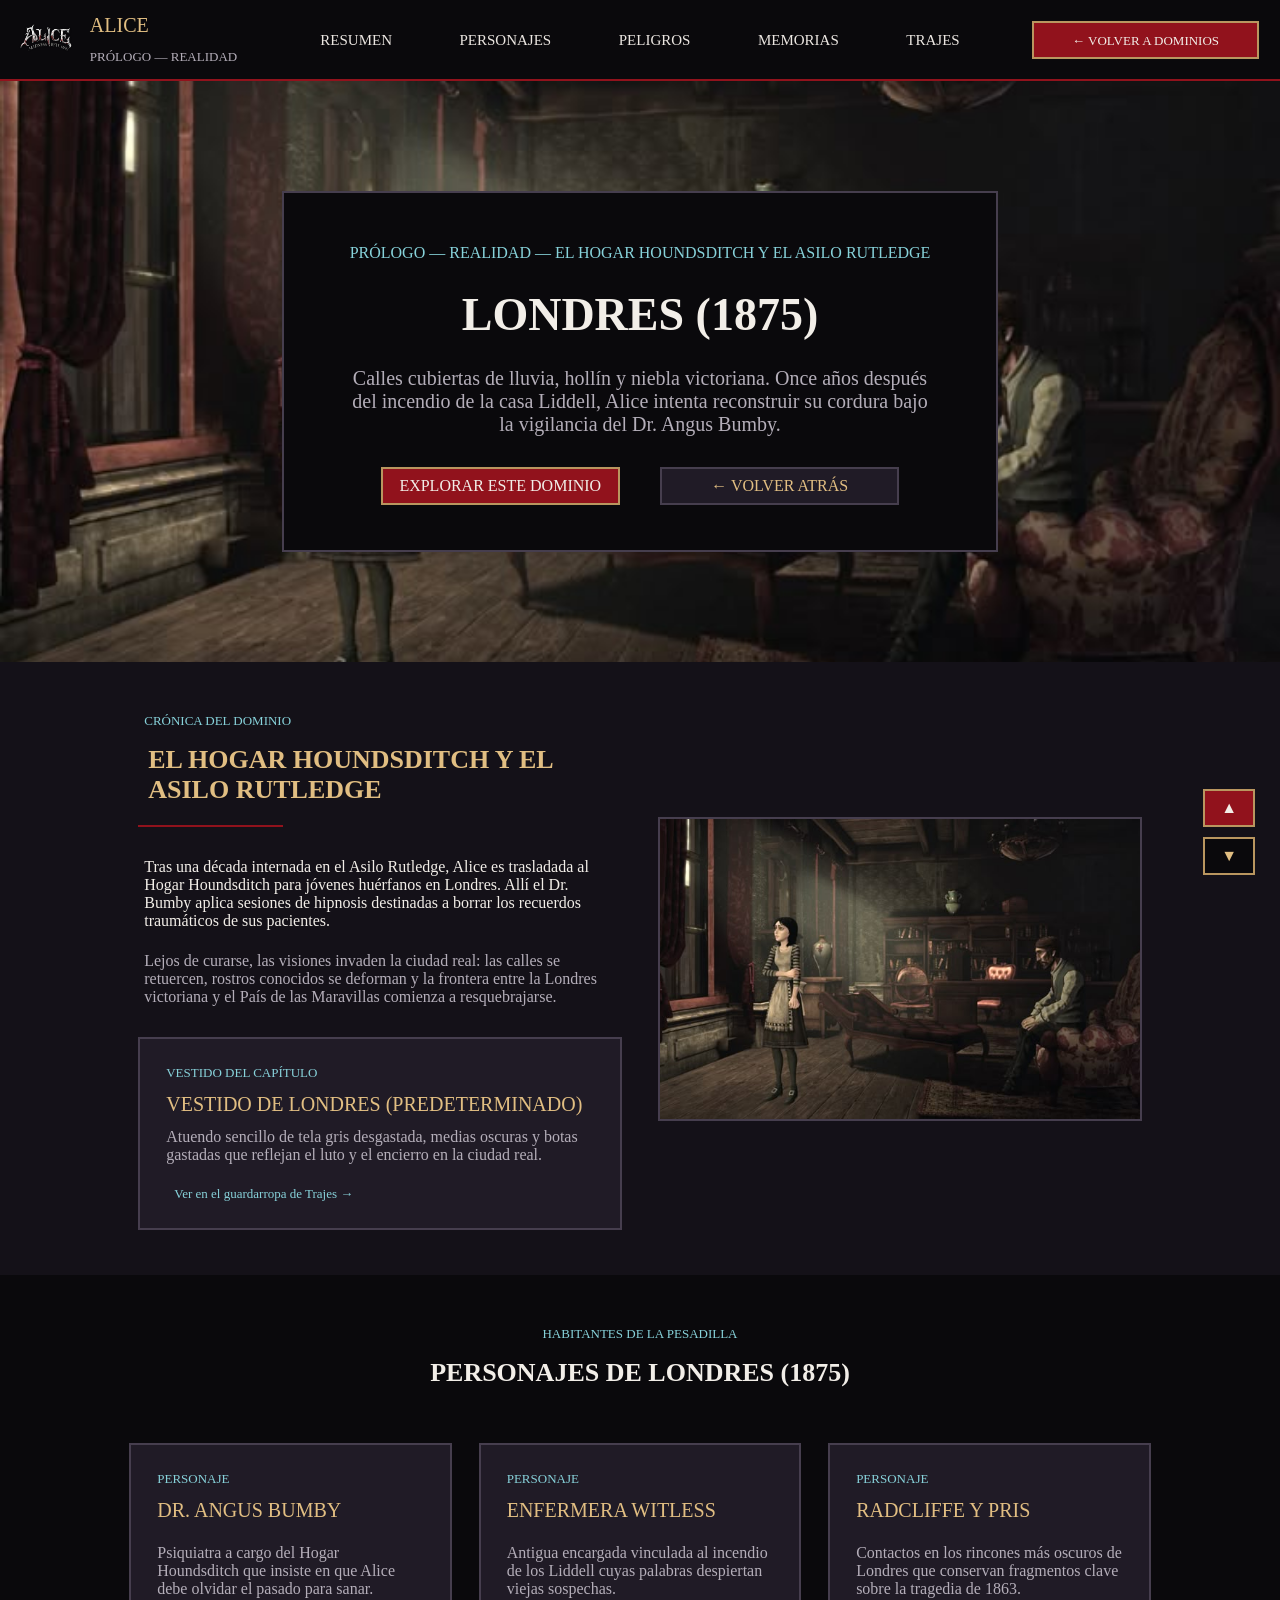
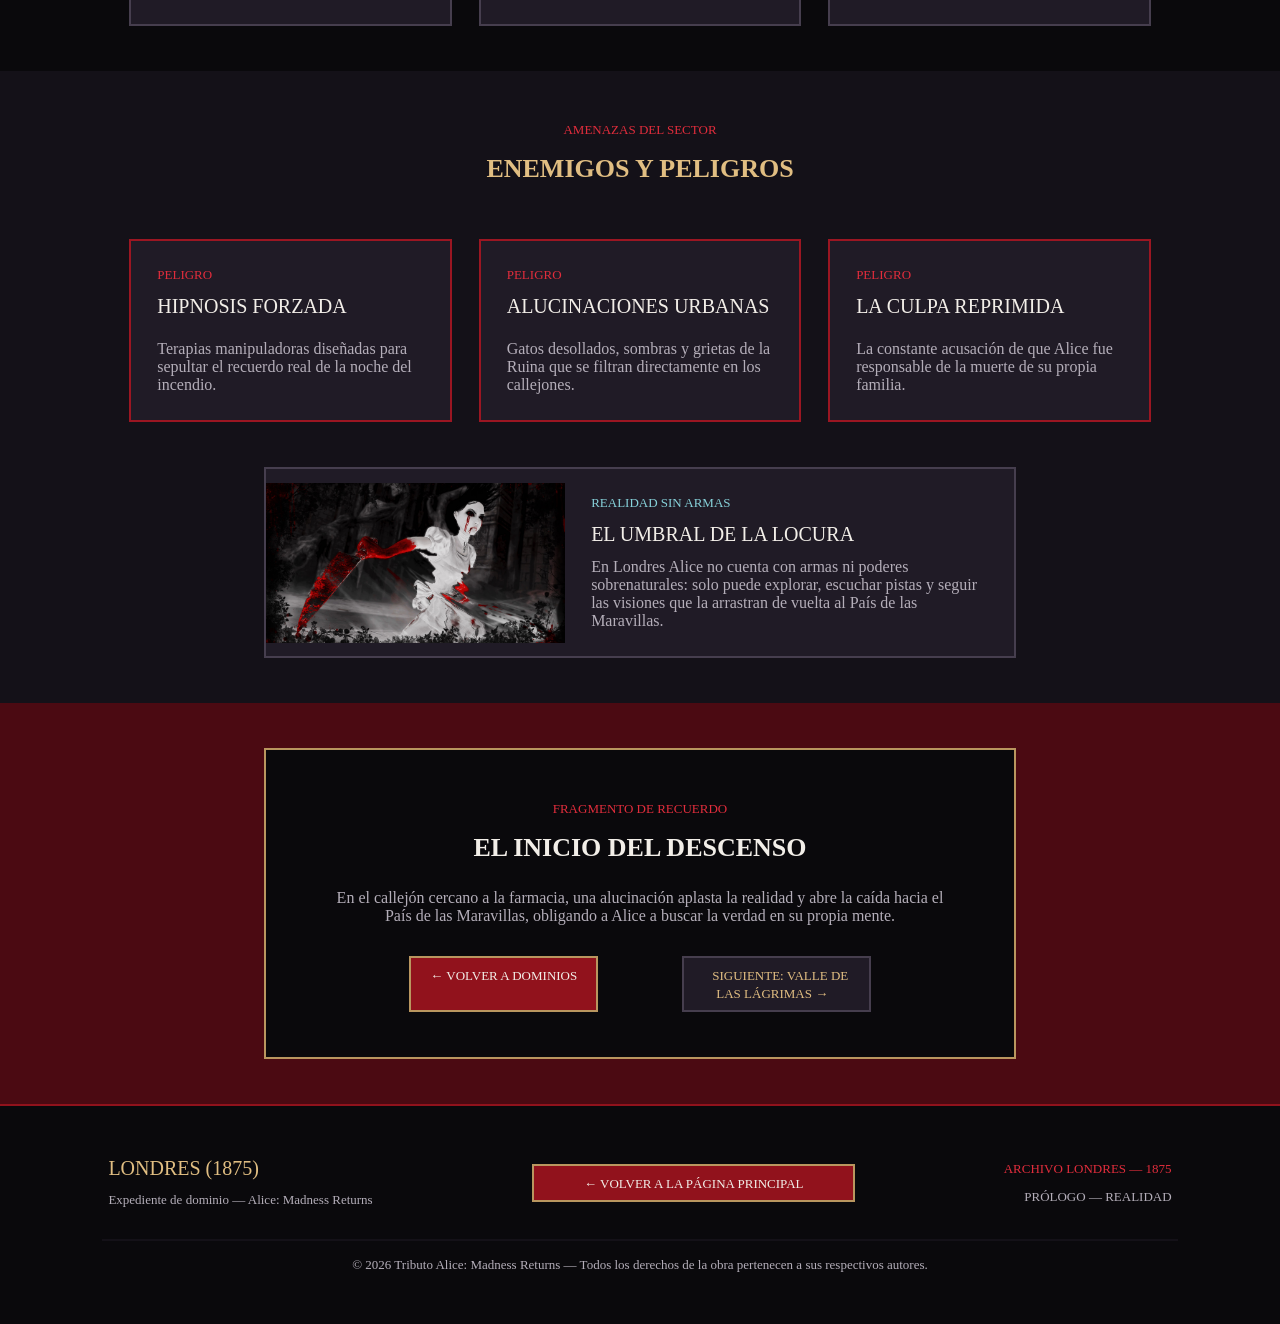
<file: londres.html>
<!DOCTYPE html>
<html lang="es">
<head>
    <meta charset="UTF-8">
    <meta name="viewport" content="width=device-width, initial-scale=1.0">
    <title>LONDRES (1875) - Alice: Madness Returns</title>
    <link rel="icon" href="./img/favicon.png" type="image/png">
    <link rel="stylesheet" href="./css/estilos.css">
</head>
<body class="bg-negro texto-blanco">

    <header class="bg-negro w-100 padding-chico" id="inicio">
        <section class="d-flex align-center centradito w-100">

            <article class="w-20 d-flex align-center">
                <article class="w-30 text-center">
                    <a href="index.html" class="link-imagen">
                        <img src="./img/Logo-alice.png" alt="Símbolo Alice" class="w-80">
                    </a>
                </article>
                <article class="w-70">
                    <p class="texto-dorado texto-mediano">ALICE</p>
                    <p class="texto-gris texto-chico">PRÓLOGO — REALIDAD</p>
                </article>
            </article>

            <nav class="w-60">
                <ul class="d-flex centradito align-center w-100">
                    <li><a href="#resumen">RESUMEN</a></li>
                    <li><a href="#personajes">PERSONAJES</a></li>
                    <li><a href="#peligros">PELIGROS</a></li>
                    <li><a href="#memoria">MEMORIAS</a></li>
                    <li><a href="trajes.html">TRAJES</a></li>
                </ul>
            </nav>

            <article class="w-20 d-flex centradito">
                <article class="borde-dorado w-90 text-center">
                    <p class="bg-carmesi padding-chico">
                        <a href="index.html#dominios" class="texto-blanco texto-chico">← VOLVER A DOMINIOS</a>
                    </p>
                </article>
            </article>

        </section>
    </header>

    <article class="bg-carmesi padding-linea w-100"></article>

    <main class="w-100">

        <section class="bg-cover img-dominio-londres padding-hero w-100 text-center">
            <article class="d-flex centradito w-100">
                <article class="borde-gris w-70">
                    <article class="bg-negro padding-grande text-center w-100">
                        <p class="texto-celeste texto-normal margen-abajo-chico">PRÓLOGO — REALIDAD — EL HOGAR HOUNDSDITCH Y EL ASILO RUTLEDGE</p>
                        <h1 class="texto-blanco texto-gigante margen-abajo-chico">LONDRES (1875)</h1>
                        <p class="texto-gris texto-mediano margen-abajo">Calles cubiertas de lluvia, hollín y niebla victoriana. Once años después del incendio de la casa Liddell, Alice intenta reconstruir su cordura bajo la vigilancia del Dr. Angus Bumby.</p>

                        <article class="d-flex centradito w-100 margen-arriba">
                            <article class="borde-dorado w-40">
                                <p class="bg-carmesi padding-chico text-center">
                                    <a href="#resumen" class="texto-blanco texto-normal">EXPLORAR ESTE DOMINIO</a>
                                </p>
                            </article>
                            <article class="borde-gris w-40">
                                <p class="bg-tarjeta padding-chico text-center">
                                    <a href="index.html#dominios" class="texto-dorado texto-normal">← VOLVER ATRÁS</a>
                                </p>
                            </article>
                        </article>
                    </article>
                </article>
            </article>
        </section>

        <section class="bg-oscuro padding-grande w-100" id="resumen">
            <article class="d-flex align-center centradito w-100">

                <article class="w-45 text-left">
                    <p class="texto-celeste texto-chico">CRÓNICA DEL DOMINIO</p>
                    <h2 class="texto-dorado texto-grande margen-abajo-chico">EL HOGAR HOUNDSDITCH Y EL ASILO RUTLEDGE</h2>
                    <article class="bg-carmesi padding-linea w-30 margen-abajo"></article>
                    <p class="texto-blanco texto-normal margen-abajo-chico">Tras una década internada en el Asilo Rutledge, Alice es trasladada al Hogar Houndsditch para jóvenes huérfanos en Londres. Allí el Dr. Bumby aplica sesiones de hipnosis destinadas a borrar los recuerdos traumáticos de sus pacientes.</p>
                    <p class="texto-gris texto-normal margen-abajo">Lejos de curarse, las visiones invaden la ciudad real: las calles se retuercen, rostros conocidos se deforman y la frontera entre la Londres victoriana y el País de las Maravillas comienza a resquebrajarse.</p>

                    <article class="borde-gris w-100">
                        <article class="bg-tarjeta padding-mediano w-100">
                            <p class="texto-celeste texto-chico">VESTIDO DEL CAPÍTULO</p>
                            <p class="texto-dorado texto-mediano">VESTIDO DE LONDRES (PREDETERMINADO)</p>
                            <p class="texto-gris texto-normal margen-abajo-chico">Atuendo sencillo de tela gris desgastada, medias oscuras y botas gastadas que reflejan el luto y el encierro en la ciudad real.</p>
                            <p class="texto-celeste texto-chico"><a href="trajes.html" class="texto-celeste texto-chico">Ver en el guardarropa de Trajes →</a></p>
                        </article>
                    </article>
                </article>

                <article class="w-45">
                    <article class="borde-gris w-100">
                        <article class="bg-cover img-dominio-londres alto-destacado w-100"></article>
                    </article>
                </article>

            </article>
        </section>

        <section class="bg-negro padding-grande w-100 text-center" id="personajes">
            <p class="texto-celeste texto-chico">HABITANTES DE LA PESADILLA</p>
            <h2 class="texto-blanco texto-grande margen-abajo-grande">PERSONAJES DE LONDRES (1875)</h2>

            <section class="d-flex centradito w-100">
                <article class="borde-gris w-30 text-left">
                    <article class="bg-tarjeta padding-mediano w-100">
                        <p class="texto-celeste texto-chico">PERSONAJE</p>
                        <p class="texto-dorado texto-mediano margen-abajo-chico">DR. ANGUS BUMBY</p>
                        <p class="texto-gris texto-normal">Psiquiatra a cargo del Hogar Houndsditch que insiste en que Alice debe olvidar el pasado para sanar.</p>
                    </article>
                </article>
                <article class="borde-gris w-30 text-left">
                    <article class="bg-tarjeta padding-mediano w-100">
                        <p class="texto-celeste texto-chico">PERSONAJE</p>
                        <p class="texto-dorado texto-mediano margen-abajo-chico">ENFERMERA WITLESS</p>
                        <p class="texto-gris texto-normal">Antigua encargada vinculada al incendio de los Liddell cuyas palabras despiertan viejas sospechas.</p>
                    </article>
                </article>
                <article class="borde-gris w-30 text-left">
                    <article class="bg-tarjeta padding-mediano w-100">
                        <p class="texto-celeste texto-chico">PERSONAJE</p>
                        <p class="texto-dorado texto-mediano margen-abajo-chico">RADCLIFFE Y PRIS</p>
                        <p class="texto-gris texto-normal">Contactos en los rincones más oscuros de Londres que conservan fragmentos clave sobre la tragedia de 1863.</p>
                    </article>
                </article>
            </section>
        </section>

        <section class="bg-oscuro padding-grande w-100 text-center" id="peligros">
            <p class="texto-rojo texto-chico">AMENAZAS DEL SECTOR</p>
            <h2 class="texto-dorado texto-grande margen-abajo-grande">ENEMIGOS Y PELIGROS</h2>

            <section class="d-flex centradito w-100 margen-abajo-grande">
                <article class="borde-carmesi w-30 text-left">
                    <article class="bg-tarjeta padding-mediano w-100">
                        <p class="texto-rojo texto-chico">PELIGRO</p>
                        <p class="texto-blanco texto-mediano margen-abajo-chico">HIPNOSIS FORZADA</p>
                        <p class="texto-gris texto-normal">Terapias manipuladoras diseñadas para sepultar el recuerdo real de la noche del incendio.</p>
                    </article>
                </article>
                <article class="borde-carmesi w-30 text-left">
                    <article class="bg-tarjeta padding-mediano w-100">
                        <p class="texto-rojo texto-chico">PELIGRO</p>
                        <p class="texto-blanco texto-mediano margen-abajo-chico">ALUCINACIONES URBANAS</p>
                        <p class="texto-gris texto-normal">Gatos desollados, sombras y grietas de la Ruina que se filtran directamente en los callejones.</p>
                    </article>
                </article>
                <article class="borde-carmesi w-30 text-left">
                    <article class="bg-tarjeta padding-mediano w-100">
                        <p class="texto-rojo texto-chico">PELIGRO</p>
                        <p class="texto-blanco texto-mediano margen-abajo-chico">LA CULPA REPRIMIDA</p>
                        <p class="texto-gris texto-normal">La constante acusación de que Alice fue responsable de la muerte de su propia familia.</p>
                    </article>
                </article>
            </section>

            <article class="d-flex centradito w-100">
                <article class="borde-gris w-70 text-left">
                    <article class="bg-tarjeta d-flex align-center w-100">
                        <article class="w-40 bg-cover img-histeria alto-arma"></article>
                        <article class="w-60 padding-mediano">
                            <p class="texto-celeste texto-chico">REALIDAD SIN ARMAS</p>
                            <p class="texto-blanco texto-mediano">EL UMBRAL DE LA LOCURA</p>
                            <p class="texto-gris texto-normal">En Londres Alice no cuenta con armas ni poderes sobrenaturales: solo puede explorar, escuchar pistas y seguir las visiones que la arrastran de vuelta al País de las Maravillas.</p>
                        </article>
                    </article>
                </article>
            </article>
        </section>

        <section class="bg-carmesi-oscuro padding-grande w-100 text-center" id="memoria">
            <article class="d-flex centradito w-100">
                <article class="borde-dorado w-70">
                    <article class="bg-negro padding-grande text-center w-100">
                        <p class="texto-rojo texto-chico">FRAGMENTO DE RECUERDO</p>
                        <h2 class="texto-blanco texto-grande margen-abajo-chico">EL INICIO DEL DESCENSO</h2>
                        <p class="texto-gris texto-normal margen-abajo">En el callejón cercano a la farmacia, una alucinación aplasta la realidad y abre la caída hacia el País de las Maravillas, obligando a Alice a buscar la verdad en su propia mente.</p>

                        <article class="d-flex centradito w-100 margen-arriba">
                            <article class="borde-dorado w-30">
                                <p class="bg-carmesi padding-chico text-center">
                                    <a href="index.html#dominios" class="texto-blanco texto-chico">← VOLVER A DOMINIOS</a>
                                </p>
                            </article>
                            <article class="borde-gris w-30">
                                <p class="bg-tarjeta padding-chico text-center">
                                    <a href="valle-lagrimas.html" class="texto-dorado texto-chico">SIGUIENTE: VALLE DE LAS LÁGRIMAS →</a>
                                </p>
                            </article>
                        </article>
                    </article>
                </article>
            </article>
        </section>

    </main>

    <article class="bg-carmesi padding-linea w-100"></article>

    <footer class="bg-negro padding-grande w-100" id="final">
        <section class="d-flex centradito align-center w-100 margen-abajo">
            <article class="w-40 text-left">
                <p class="texto-dorado texto-mediano">LONDRES (1875)</p>
                <p class="texto-gris texto-chico">Expediente de dominio — Alice: Madness Returns</p>
            </article>

            <article class="w-30 text-center">
                <article class="borde-dorado w-100">
                    <p class="bg-carmesi padding-chico">
                        <a href="index.html#dominios" class="texto-blanco texto-chico">← VOLVER A LA PÁGINA PRINCIPAL</a>
                    </p>
                </article>
            </article>

            <article class="w-30 text-right">
                <p class="texto-rojo texto-chico">ARCHIVO LONDRES — 1875</p>
                <p class="texto-gris texto-chico">PRÓLOGO — REALIDAD</p>
            </article>
        </section>

        <article class="bg-oscuro padding-linea w-100 margen-abajo-chico"></article>
        <p class="texto-gris texto-chico text-center">© 2026 Tributo Alice: Madness Returns — Todos los derechos de la obra pertenecen a sus respectivos autores.</p>
    </footer>

    <article class="botones-flotantes">
        <article class="borde-dorado margen-abajo-chico text-center">
            <p class="bg-carmesi padding-chico">
                <a href="#inicio" class="texto-blanco texto-normal" title="Ir al inicio">▲</a>
            </p>
        </article>
        <article class="borde-dorado text-center">
            <p class="bg-negro padding-chico">
                <a href="#final" class="texto-dorado texto-normal" title="Ir al final">▼</a>
            </p>
        </article>
    </article>

    <script src="./js/scroll.js"></script>
</body>
</html>
</file>
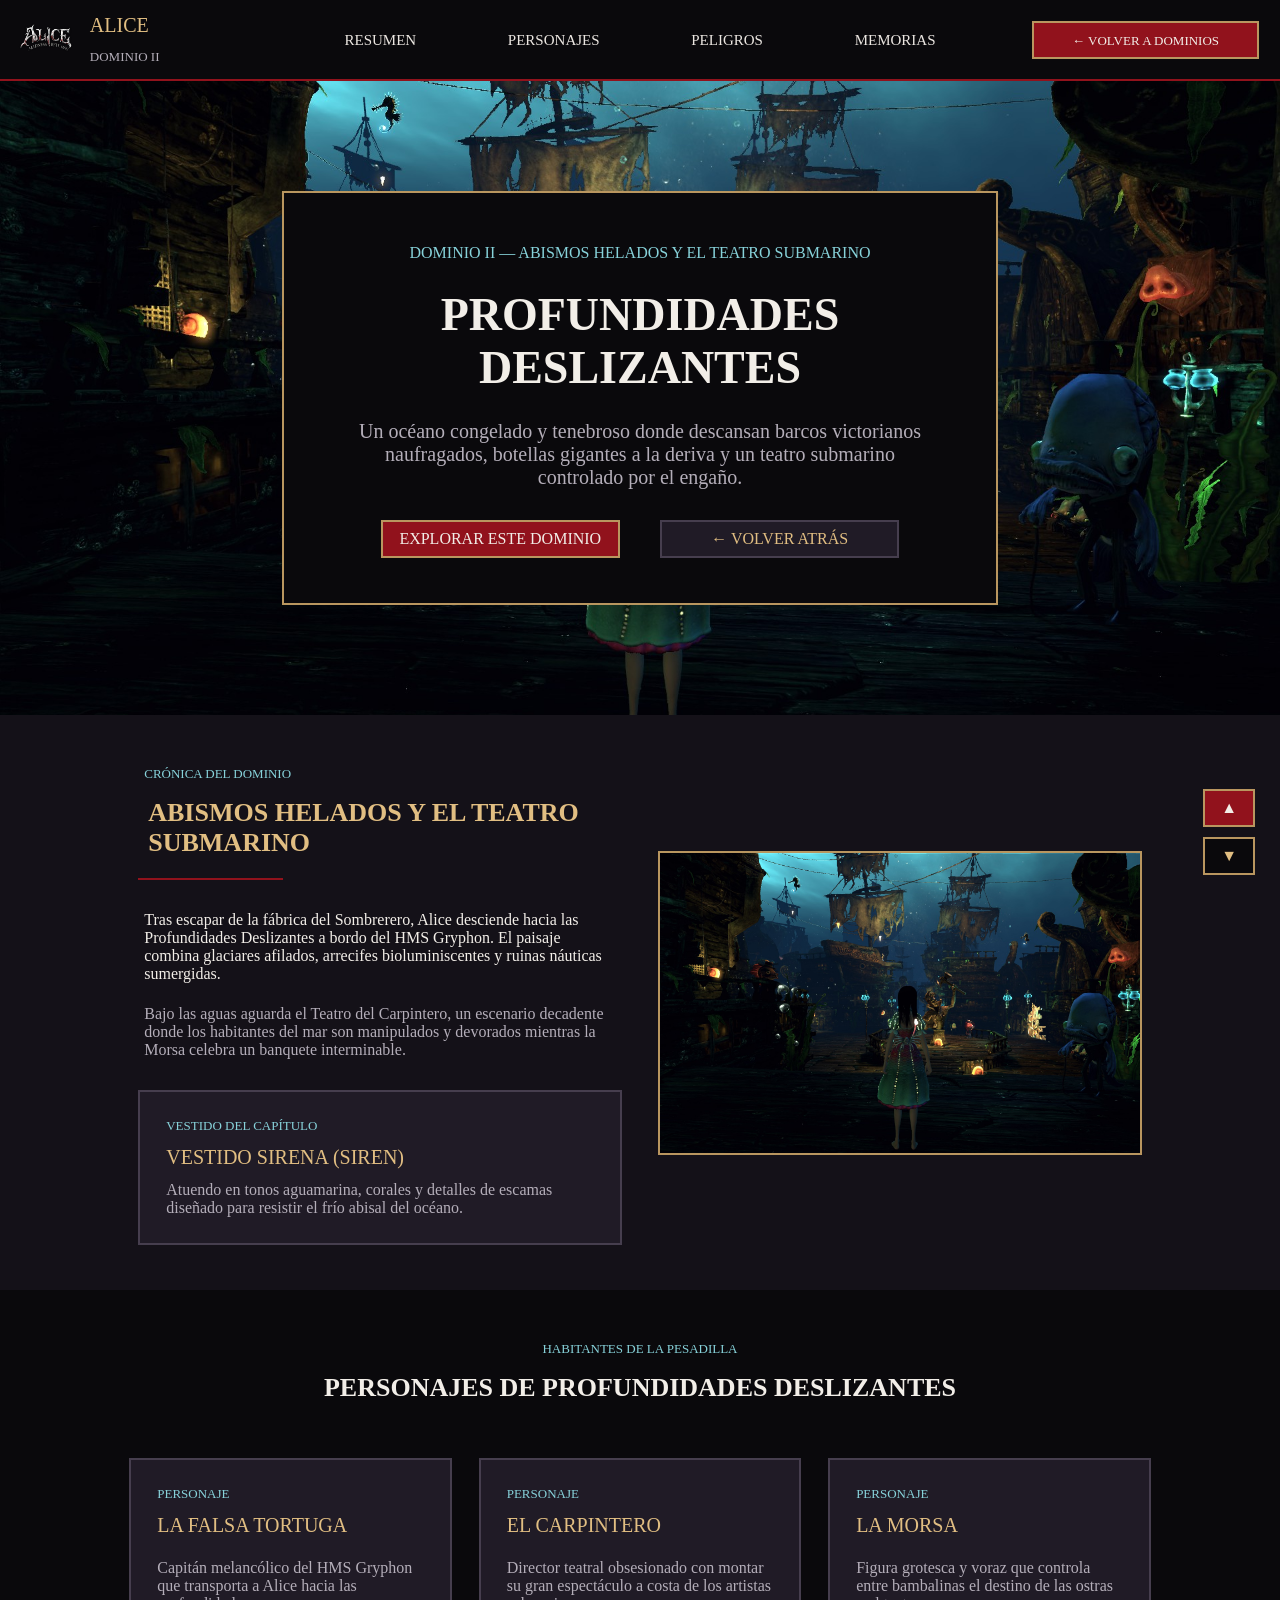
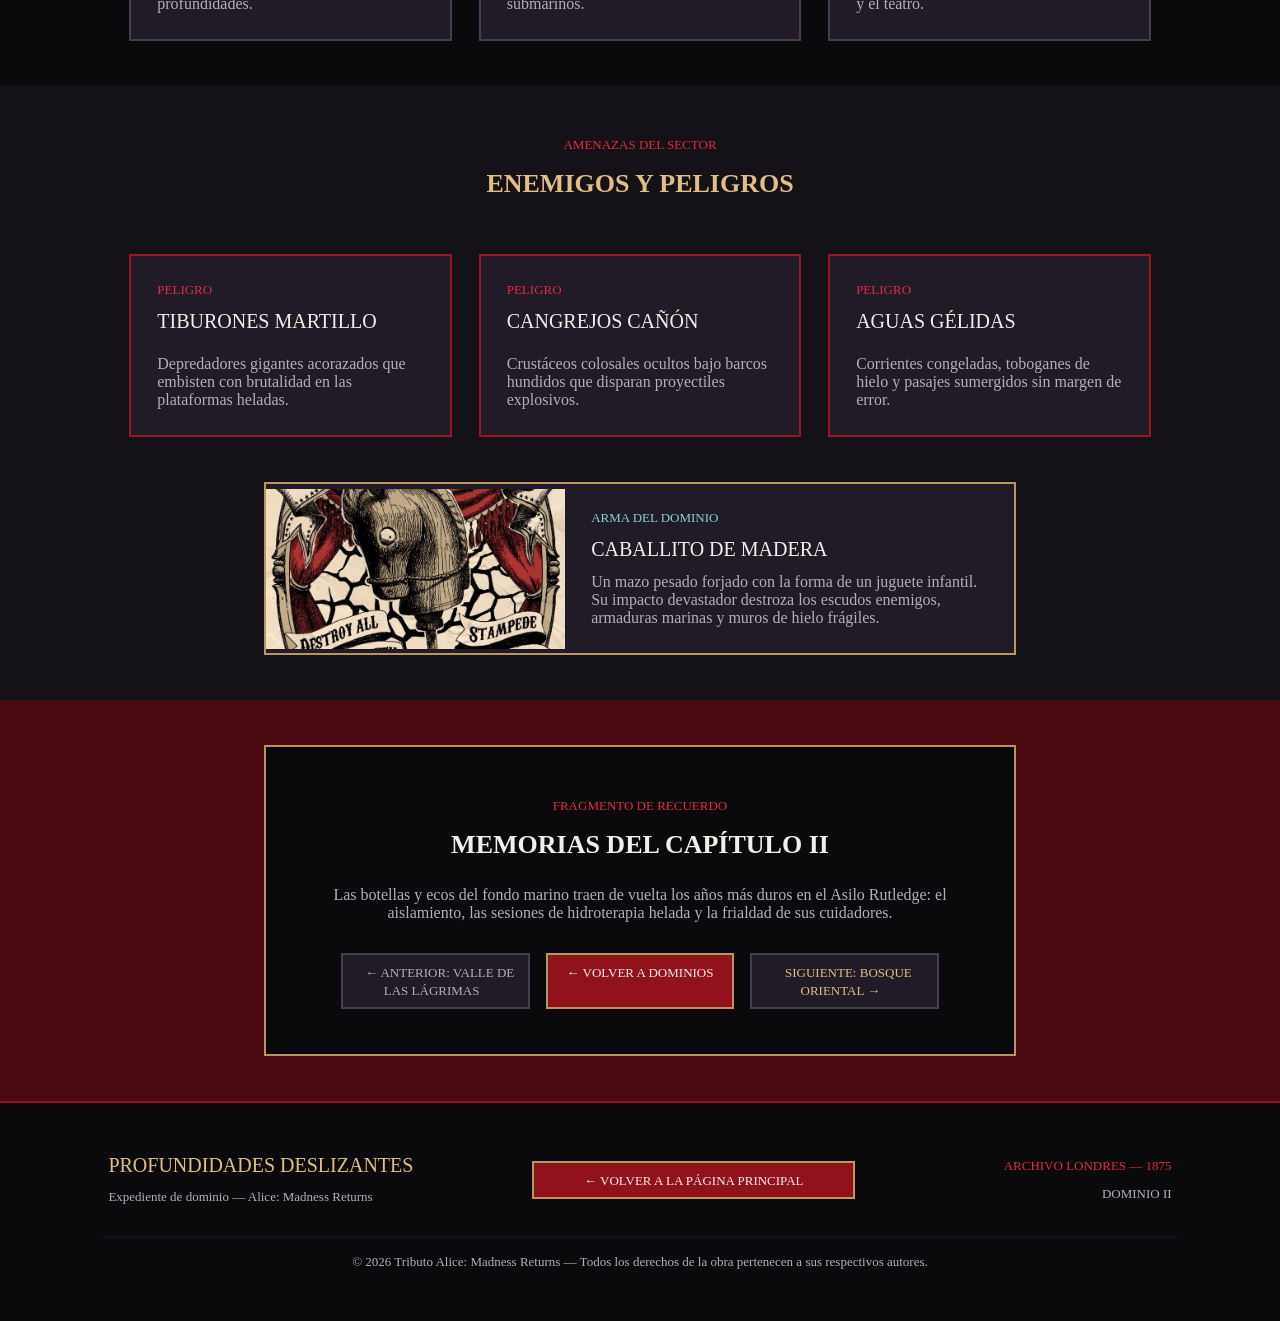
<file: profundidades.html>
<!DOCTYPE html>
<html lang="es">
<head>
    <meta charset="UTF-8">
    <meta name="viewport" content="width=device-width, initial-scale=1.0">
    <title>PROFUNDIDADES DESLIZANTES - Alice: Madness Returns</title>
    <link rel="icon" href="./img/logo-omega.png" type="image/png">
    <link rel="stylesheet" href="./css/estilos.css">
</head>
<body class="bg-negro texto-blanco">

   
    <header class="bg-negro w-100 padding-chico" id="inicio">
        <section class="d-flex align-center centradito w-100">

          
            <article class="w-20 d-flex align-center">
                <article class="w-30 text-center">
                    <a href="index.html" class="link-imagen">
                        <img src="./img/Logo-alice.png" alt="Símbolo Alice" class="w-80">
                    </a>
                </article>
                <article class="w-70">
                    <p class="texto-dorado texto-mediano">ALICE</p>
                    <p class="texto-gris texto-chico">DOMINIO II</p>
                </article>
            </article>

            
            <nav class="w-60">
                <ul class="d-flex centradito align-center w-100">
                    <li><a href="#resumen">RESUMEN</a></li>
                    <li><a href="#personajes">PERSONAJES</a></li>
                    <li><a href="#peligros">PELIGROS</a></li>
                    <li><a href="#memoria">MEMORIAS</a></li>
                </ul>
            </nav>

            
            <article class="w-20 d-flex centradito">
                <article class="borde-dorado w-90 text-center">
                    <p class="bg-carmesi padding-chico">
                        <a href="index.html#dominios" class="texto-blanco texto-chico">← VOLVER A DOMINIOS</a>
                    </p>
                </article>
            </article>

        </section>
    </header>

    <article class="bg-carmesi padding-linea w-100"></article>

    <main class="w-100">

        
        <section class="bg-cover img-dominio-2 padding-hero w-100 text-center">
            <article class="d-flex centradito w-100">
                <article class="borde-dorado w-70">
                    <article class="bg-negro padding-grande text-center w-100">
                        <p class="texto-celeste texto-normal margen-abajo-chico">DOMINIO II — ABISMOS HELADOS Y EL TEATRO SUBMARINO</p>
                        <h1 class="texto-blanco texto-gigante margen-abajo-chico">PROFUNDIDADES DESLIZANTES</h1>
                        <p class="texto-gris texto-mediano margen-abajo">Un océano congelado y tenebroso donde descansan barcos victorianos naufragados, botellas gigantes a la deriva y un teatro submarino controlado por el engaño.</p>

                        <article class="d-flex centradito w-100 margen-arriba">
                            <article class="borde-dorado w-40">
                                <p class="bg-carmesi padding-chico text-center">
                                    <a href="#resumen" class="texto-blanco texto-normal">EXPLORAR ESTE DOMINIO</a>
                                </p>
                            </article>
                            <article class="borde-gris w-40">
                                <p class="bg-tarjeta padding-chico text-center">
                                    <a href="index.html#dominios" class="texto-dorado texto-normal">← VOLVER ATRÁS</a>
                                </p>
                            </article>
                        </article>
                    </article>
                </article>
            </article>
        </section>

       
        <section class="bg-oscuro padding-grande w-100" id="resumen">
            <article class="d-flex align-center centradito w-100">

                <article class="w-45 text-left">
                    <p class="texto-celeste texto-chico">CRÓNICA DEL DOMINIO</p>
                    <h2 class="texto-dorado texto-grande margen-abajo-chico">ABISMOS HELADOS Y EL TEATRO SUBMARINO</h2>
                    <article class="bg-carmesi padding-linea w-30 margen-abajo"></article>
                    <p class="texto-blanco texto-normal margen-abajo-chico">Tras escapar de la fábrica del Sombrerero, Alice desciende hacia las Profundidades Deslizantes a bordo del HMS Gryphon. El paisaje combina glaciares afilados, arrecifes bioluminiscentes y ruinas náuticas sumergidas.</p>
                    <p class="texto-gris texto-normal margen-abajo">Bajo las aguas aguarda el Teatro del Carpintero, un escenario decadente donde los habitantes del mar son manipulados y devorados mientras la Morsa celebra un banquete interminable.</p>

                    <article class="borde-gris w-100">
                        <article class="bg-tarjeta padding-mediano w-100">
                            <p class="texto-celeste texto-chico">VESTIDO DEL CAPÍTULO</p>
                            <p class="texto-dorado texto-mediano">VESTIDO SIRENA (SIREN)</p>
                            <p class="texto-gris texto-normal">Atuendo en tonos aguamarina, corales y detalles de escamas diseñado para resistir el frío abisal del océano.</p>
                        </article>
                    </article>
                </article>

                <article class="w-45">
                    <article class="borde-dorado w-100">
                        <article class="bg-cover img-dominio-2 alto-destacado w-100"></article>
                    </article>
                </article>

            </article>
        </section>

        
        <section class="bg-negro padding-grande w-100 text-center" id="personajes">
            <p class="texto-celeste texto-chico">HABITANTES DE LA PESADILLA</p>
            <h2 class="texto-blanco texto-grande margen-abajo-grande">PERSONAJES DE PROFUNDIDADES DESLIZANTES</h2>

            <section class="d-flex centradito w-100">
                <article class="borde-gris w-30 text-left">
                    <article class="bg-tarjeta padding-mediano w-100">
                        <p class="texto-celeste texto-chico">PERSONAJE</p>
                        <p class="texto-dorado texto-mediano margen-abajo-chico">LA FALSA TORTUGA</p>
                        <p class="texto-gris texto-normal">Capitán melancólico del HMS Gryphon que transporta a Alice hacia las profundidades.</p>
                    </article>
                </article>
                <article class="borde-gris w-30 text-left">
                    <article class="bg-tarjeta padding-mediano w-100">
                        <p class="texto-celeste texto-chico">PERSONAJE</p>
                        <p class="texto-dorado texto-mediano margen-abajo-chico">EL CARPINTERO</p>
                        <p class="texto-gris texto-normal">Director teatral obsesionado con montar su gran espectáculo a costa de los artistas submarinos.</p>
                    </article>
                </article>
                <article class="borde-gris w-30 text-left">
                    <article class="bg-tarjeta padding-mediano w-100">
                        <p class="texto-celeste texto-chico">PERSONAJE</p>
                        <p class="texto-dorado texto-mediano margen-abajo-chico">LA MORSA</p>
                        <p class="texto-gris texto-normal">Figura grotesca y voraz que controla entre bambalinas el destino de las ostras y el teatro.</p>
                    </article>
                </article>
            </section>
        </section>

        
        <section class="bg-oscuro padding-grande w-100 text-center" id="peligros">
            <p class="texto-rojo texto-chico">AMENAZAS DEL SECTOR</p>
            <h2 class="texto-dorado texto-grande margen-abajo-grande">ENEMIGOS Y PELIGROS</h2>

            <section class="d-flex centradito w-100 margen-abajo-grande">
                <article class="borde-carmesi w-30 text-left">
                    <article class="bg-tarjeta padding-mediano w-100">
                        <p class="texto-rojo texto-chico">PELIGRO</p>
                        <p class="texto-blanco texto-mediano margen-abajo-chico">TIBURONES MARTILLO</p>
                        <p class="texto-gris texto-normal">Depredadores gigantes acorazados que embisten con brutalidad en las plataformas heladas.</p>
                    </article>
                </article>
                <article class="borde-carmesi w-30 text-left">
                    <article class="bg-tarjeta padding-mediano w-100">
                        <p class="texto-rojo texto-chico">PELIGRO</p>
                        <p class="texto-blanco texto-mediano margen-abajo-chico">CANGREJOS CAÑÓN</p>
                        <p class="texto-gris texto-normal">Crustáceos colosales ocultos bajo barcos hundidos que disparan proyectiles explosivos.</p>
                    </article>
                </article>
                <article class="borde-carmesi w-30 text-left">
                    <article class="bg-tarjeta padding-mediano w-100">
                        <p class="texto-rojo texto-chico">PELIGRO</p>
                        <p class="texto-blanco texto-mediano margen-abajo-chico">AGUAS GÉLIDAS</p>
                        <p class="texto-gris texto-normal">Corrientes congeladas, toboganes de hielo y pasajes sumergidos sin margen de error.</p>
                    </article>
                </article>
            </section>

            
            <article class="d-flex centradito w-100">
                <article class="borde-dorado w-70 text-left">
                    <article class="bg-tarjeta d-flex align-center w-100">
                        <article class="w-40 bg-cover img-arma-3 alto-arma"></article>
                        <article class="w-60 padding-mediano">
                            <p class="texto-celeste texto-chico">ARMA DEL DOMINIO</p>
                            <p class="texto-blanco texto-mediano">CABALLITO DE MADERA</p>
                            <p class="texto-gris texto-normal">Un mazo pesado forjado con la forma de un juguete infantil. Su impacto devastador destroza los escudos enemigos, armaduras marinas y muros de hielo frágiles.</p>
                        </article>
                    </article>
                </article>
            </article>
        </section>

        
        <section class="bg-carmesi-oscuro padding-grande w-100 text-center" id="memoria">
            <article class="d-flex centradito w-100">
                <article class="borde-dorado w-70">
                    <article class="bg-negro padding-grande text-center w-100">
                        <p class="texto-rojo texto-chico">FRAGMENTO DE RECUERDO</p>
                        <h2 class="texto-blanco texto-grande margen-abajo-chico">MEMORIAS DEL CAPÍTULO II</h2>
                        <p class="texto-gris texto-normal margen-abajo">Las botellas y ecos del fondo marino traen de vuelta los años más duros en el Asilo Rutledge: el aislamiento, las sesiones de hidroterapia helada y la frialdad de sus cuidadores.</p>

                        
                        <article class="d-flex centradito w-100 margen-arriba">
                            <article class="borde-gris w-30">
                                <p class="bg-tarjeta padding-chico text-center">
                                    <a href="valle-lagrimas.html" class="texto-gris texto-chico">← ANTERIOR: VALLE DE LAS LÁGRIMAS</a>
                                </p>
                            </article>
                            <article class="borde-dorado w-30">
                                <p class="bg-carmesi padding-chico text-center">
                                    <a href="index.html#dominios" class="texto-blanco texto-chico">← VOLVER A DOMINIOS</a>
                                </p>
                            </article>
                            <article class="borde-gris w-30">
                                <p class="bg-tarjeta padding-chico text-center">
                                    <a href="bosque-oriental.html" class="texto-dorado texto-chico">SIGUIENTE: BOSQUE ORIENTAL →</a>
                                </p>
                            </article>
                        </article>
                    </article>
                </article>
            </article>
        </section>

    </main>

    <article class="bg-carmesi padding-linea w-100"></article>

   
    <footer class="bg-negro padding-grande w-100" id="final">
        <section class="d-flex centradito align-center w-100 margen-abajo">
            <article class="w-40 text-left">
                <p class="texto-dorado texto-mediano">PROFUNDIDADES DESLIZANTES</p>
                <p class="texto-gris texto-chico">Expediente de dominio — Alice: Madness Returns</p>
            </article>

            <article class="w-30 text-center">
                <article class="borde-dorado w-100">
                    <p class="bg-carmesi padding-chico">
                        <a href="index.html#dominios" class="texto-blanco texto-chico">← VOLVER A LA PÁGINA PRINCIPAL</a>
                    </p>
                </article>
            </article>

            <article class="w-30 text-right">
                <p class="texto-rojo texto-chico">ARCHIVO LONDRES — 1875</p>
                <p class="texto-gris texto-chico">DOMINIO II</p>
            </article>
        </section>

        <article class="bg-oscuro padding-linea w-100 margen-abajo-chico"></article>
        <p class="texto-gris texto-chico text-center">© 2026 Tributo Alice: Madness Returns — Todos los derechos de la obra pertenecen a sus respectivos autores.</p>
    </footer>

    
    <article class="botones-flotantes">
        <article class="borde-dorado margen-abajo-chico text-center">
            <p class="bg-carmesi padding-chico">
                <a href="#inicio" class="texto-blanco texto-normal" title="Ir al inicio">▲</a>
            </p>
        </article>
        <article class="borde-dorado text-center">
            <p class="bg-negro padding-chico">
                <a href="#final" class="texto-dorado texto-normal" title="Ir al final">▼</a>
            </p>
        </article>
    </article>

    <script src="./js/scroll.js"></script>
</body>
</html>
</file>
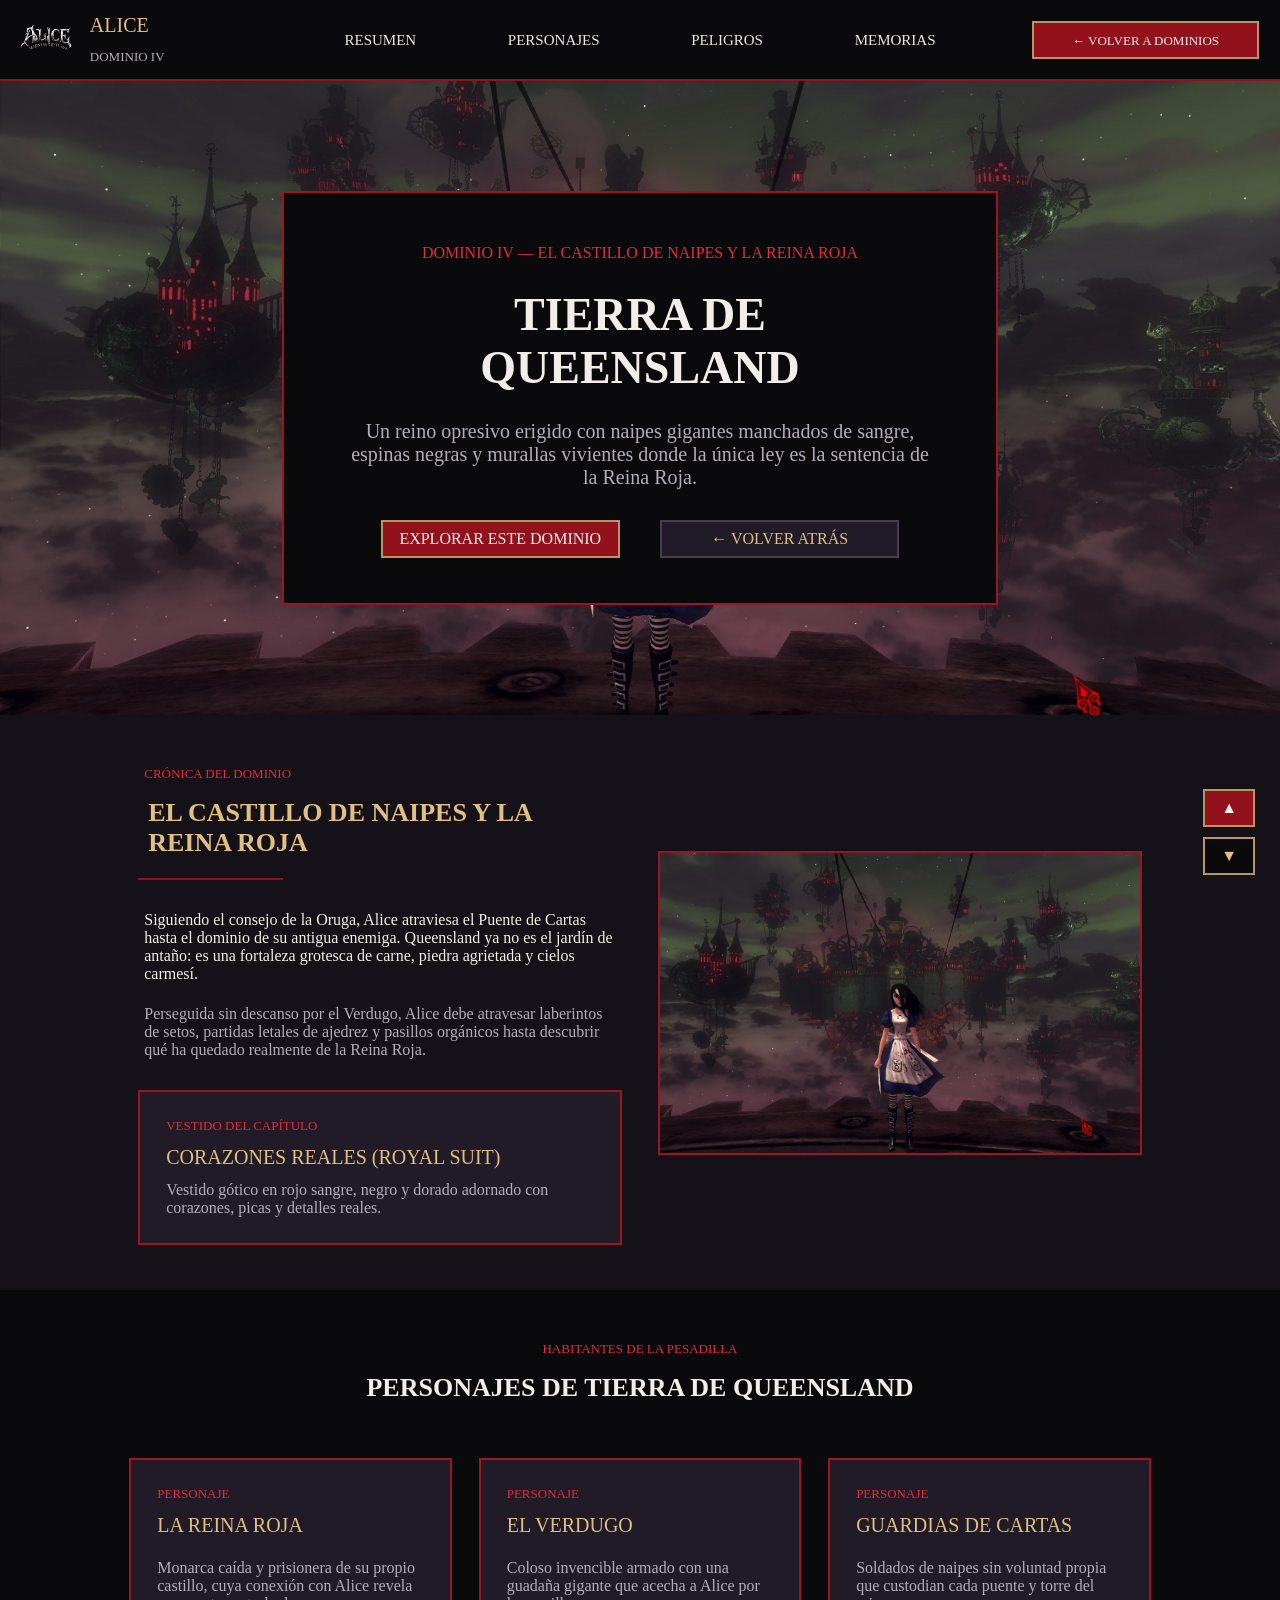
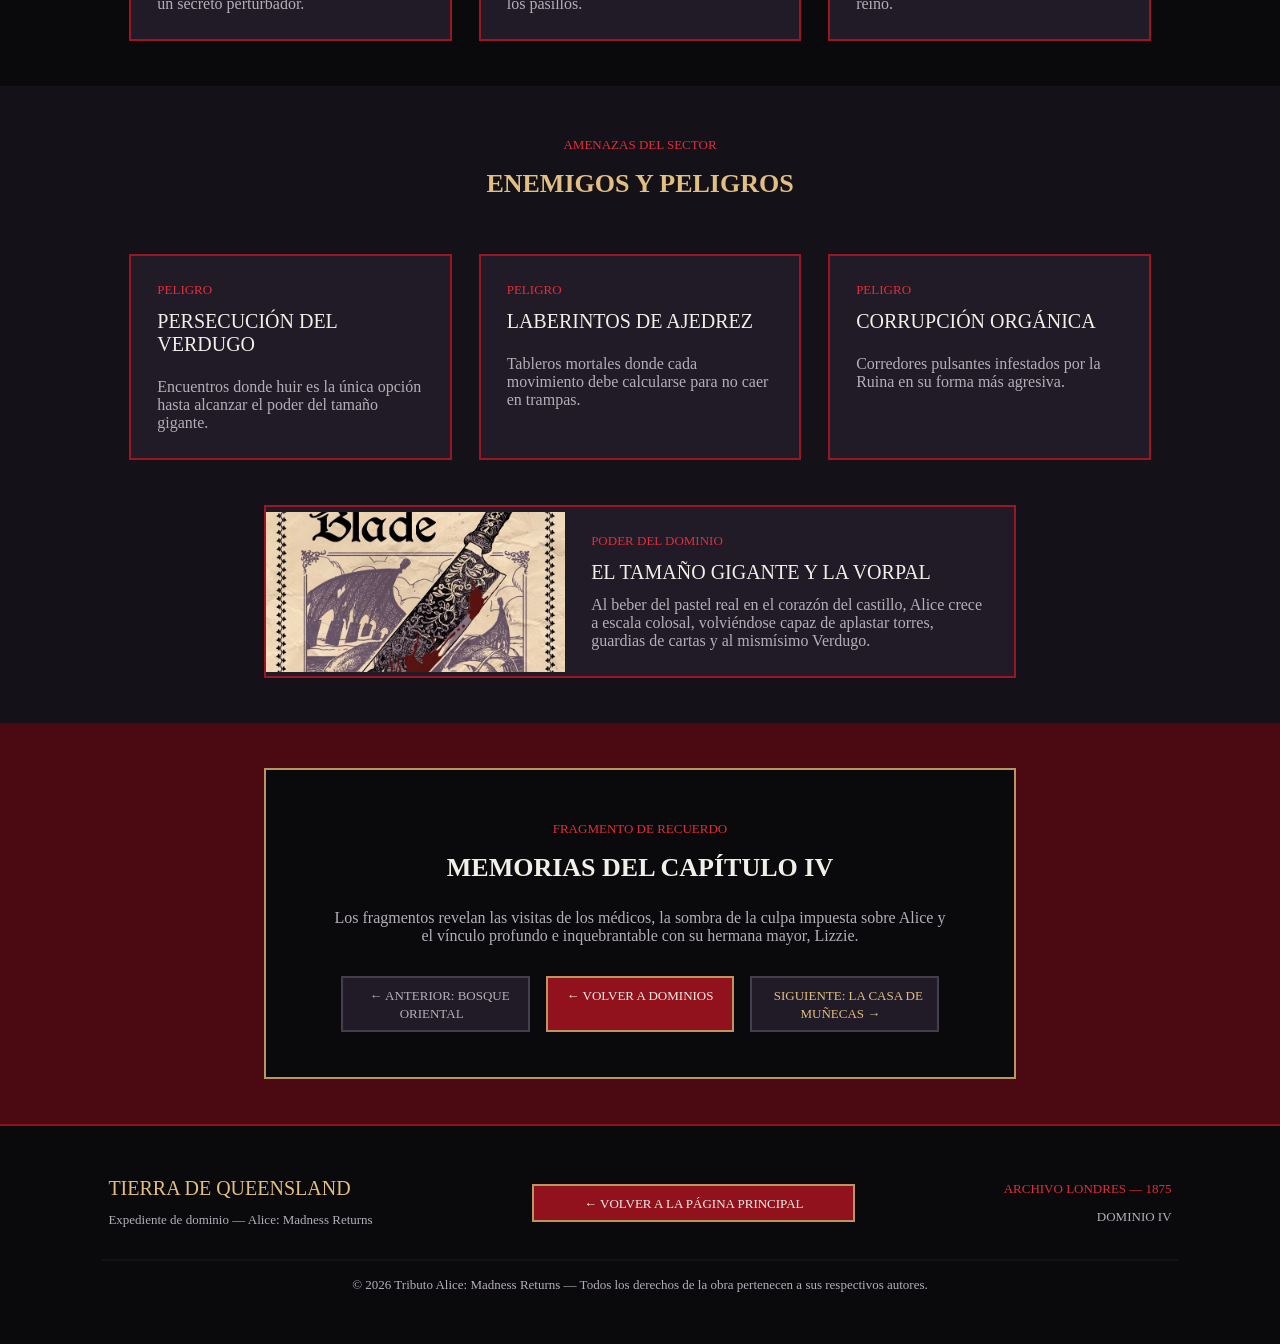
<file: queensland.html>
<!DOCTYPE html>
<html lang="es">
<head>
    <meta charset="UTF-8">
    <meta name="viewport" content="width=device-width, initial-scale=1.0">
    <title>TIERRA DE QUEENSLAND - Alice: Madness Returns</title>
    <link rel="icon" href="./img/logo-omega.png" type="image/png">
    <link rel="stylesheet" href="./css/estilos.css">
</head>
<body class="bg-negro texto-blanco">

    
    <header class="bg-negro w-100 padding-chico" id="inicio">
        <section class="d-flex align-center centradito w-100">

            
            <article class="w-20 d-flex align-center">
                <article class="w-30 text-center">
                    <a href="index.html" class="link-imagen">
                        <img src="./img/Logo-alice.png" alt="Símbolo Alice" class="w-80">
                    </a>
                </article>
                <article class="w-70">
                    <p class="texto-dorado texto-mediano">ALICE</p>
                    <p class="texto-gris texto-chico">DOMINIO IV</p>
                </article>
            </article>

            
            <nav class="w-60">
                <ul class="d-flex centradito align-center w-100">
                    <li><a href="#resumen">RESUMEN</a></li>
                    <li><a href="#personajes">PERSONAJES</a></li>
                    <li><a href="#peligros">PELIGROS</a></li>
                    <li><a href="#memoria">MEMORIAS</a></li>
                </ul>
            </nav>

            
            <article class="w-20 d-flex centradito">
                <article class="borde-dorado w-90 text-center">
                    <p class="bg-carmesi padding-chico">
                        <a href="index.html#dominios" class="texto-blanco texto-chico">← VOLVER A DOMINIOS</a>
                    </p>
                </article>
            </article>

        </section>
    </header>

    <article class="bg-carmesi padding-linea w-100"></article>

    <main class="w-100">

       
        <section class="bg-cover img-dominio-4 padding-hero w-100 text-center">
            <article class="d-flex centradito w-100">
                <article class="borde-carmesi w-70">
                    <article class="bg-negro padding-grande text-center w-100">
                        <p class="texto-rojo texto-normal margen-abajo-chico">DOMINIO IV — EL CASTILLO DE NAIPES Y LA REINA ROJA</p>
                        <h1 class="texto-blanco texto-gigante margen-abajo-chico">TIERRA DE QUEENSLAND</h1>
                        <p class="texto-gris texto-mediano margen-abajo">Un reino opresivo erigido con naipes gigantes manchados de sangre, espinas negras y murallas vivientes donde la única ley es la sentencia de la Reina Roja.</p>

                        <article class="d-flex centradito w-100 margen-arriba">
                            <article class="borde-dorado w-40">
                                <p class="bg-carmesi padding-chico text-center">
                                    <a href="#resumen" class="texto-blanco texto-normal">EXPLORAR ESTE DOMINIO</a>
                                </p>
                            </article>
                            <article class="borde-gris w-40">
                                <p class="bg-tarjeta padding-chico text-center">
                                    <a href="index.html#dominios" class="texto-dorado texto-normal">← VOLVER ATRÁS</a>
                                </p>
                            </article>
                        </article>
                    </article>
                </article>
            </article>
        </section>

        
        <section class="bg-oscuro padding-grande w-100" id="resumen">
            <article class="d-flex align-center centradito w-100">

                <article class="w-45 text-left">
                    <p class="texto-rojo texto-chico">CRÓNICA DEL DOMINIO</p>
                    <h2 class="texto-dorado texto-grande margen-abajo-chico">EL CASTILLO DE NAIPES Y LA REINA ROJA</h2>
                    <article class="bg-carmesi padding-linea w-30 margen-abajo"></article>
                    <p class="texto-blanco texto-normal margen-abajo-chico">Siguiendo el consejo de la Oruga, Alice atraviesa el Puente de Cartas hasta el dominio de su antigua enemiga. Queensland ya no es el jardín de antaño: es una fortaleza grotesca de carne, piedra agrietada y cielos carmesí.</p>
                    <p class="texto-gris texto-normal margen-abajo">Perseguida sin descanso por el Verdugo, Alice debe atravesar laberintos de setos, partidas letales de ajedrez y pasillos orgánicos hasta descubrir qué ha quedado realmente de la Reina Roja.</p>

                    <article class="borde-carmesi w-100">
                        <article class="bg-tarjeta padding-mediano w-100">
                            <p class="texto-rojo texto-chico">VESTIDO DEL CAPÍTULO</p>
                            <p class="texto-dorado texto-mediano">CORAZONES REALES (ROYAL SUIT)</p>
                            <p class="texto-gris texto-normal">Vestido gótico en rojo sangre, negro y dorado adornado con corazones, picas y detalles reales.</p>
                        </article>
                    </article>
                </article>

                <article class="w-45">
                    <article class="borde-carmesi w-100">
                        <article class="bg-cover img-dominio-4 alto-destacado w-100"></article>
                    </article>
                </article>

            </article>
        </section>

        
        <section class="bg-negro padding-grande w-100 text-center" id="personajes">
            <p class="texto-rojo texto-chico">HABITANTES DE LA PESADILLA</p>
            <h2 class="texto-blanco texto-grande margen-abajo-grande">PERSONAJES DE TIERRA DE QUEENSLAND</h2>

            <section class="d-flex centradito w-100">
                <article class="borde-carmesi w-30 text-left">
                    <article class="bg-tarjeta padding-mediano w-100">
                        <p class="texto-rojo texto-chico">PERSONAJE</p>
                        <p class="texto-dorado texto-mediano margen-abajo-chico">LA REINA ROJA</p>
                        <p class="texto-gris texto-normal">Monarca caída y prisionera de su propio castillo, cuya conexión con Alice revela un secreto perturbador.</p>
                    </article>
                </article>
                <article class="borde-carmesi w-30 text-left">
                    <article class="bg-tarjeta padding-mediano w-100">
                        <p class="texto-rojo texto-chico">PERSONAJE</p>
                        <p class="texto-dorado texto-mediano margen-abajo-chico">EL VERDUGO</p>
                        <p class="texto-gris texto-normal">Coloso invencible armado con una guadaña gigante que acecha a Alice por los pasillos.</p>
                    </article>
                </article>
                <article class="borde-carmesi w-30 text-left">
                    <article class="bg-tarjeta padding-mediano w-100">
                        <p class="texto-rojo texto-chico">PERSONAJE</p>
                        <p class="texto-dorado texto-mediano margen-abajo-chico">GUARDIAS DE CARTAS</p>
                        <p class="texto-gris texto-normal">Soldados de naipes sin voluntad propia que custodian cada puente y torre del reino.</p>
                    </article>
                </article>
            </section>
        </section>

       
        <section class="bg-oscuro padding-grande w-100 text-center" id="peligros">
            <p class="texto-rojo texto-chico">AMENAZAS DEL SECTOR</p>
            <h2 class="texto-dorado texto-grande margen-abajo-grande">ENEMIGOS Y PELIGROS</h2>

            <section class="d-flex centradito w-100 margen-abajo-grande">
                <article class="borde-carmesi w-30 text-left">
                    <article class="bg-tarjeta padding-mediano w-100">
                        <p class="texto-rojo texto-chico">PELIGRO</p>
                        <p class="texto-blanco texto-mediano margen-abajo-chico">PERSECUCIÓN DEL VERDUGO</p>
                        <p class="texto-gris texto-normal">Encuentros donde huir es la única opción hasta alcanzar el poder del tamaño gigante.</p>
                    </article>
                </article>
                <article class="borde-carmesi w-30 text-left">
                    <article class="bg-tarjeta padding-mediano w-100">
                        <p class="texto-rojo texto-chico">PELIGRO</p>
                        <p class="texto-blanco texto-mediano margen-abajo-chico">LABERINTOS DE AJEDREZ</p>
                        <p class="texto-gris texto-normal">Tableros mortales donde cada movimiento debe calcularse para no caer en trampas.</p>
                    </article>
                </article>
                <article class="borde-carmesi w-30 text-left">
                    <article class="bg-tarjeta padding-mediano w-100">
                        <p class="texto-rojo texto-chico">PELIGRO</p>
                        <p class="texto-blanco texto-mediano margen-abajo-chico">CORRUPCIÓN ORGÁNICA</p>
                        <p class="texto-gris texto-normal">Corredores pulsantes infestados por la Ruina en su forma más agresiva.</p>
                    </article>
                </article>
            </section>

            
            <article class="d-flex centradito w-100">
                <article class="borde-carmesi w-70 text-left">
                    <article class="bg-tarjeta d-flex align-center w-100">
                        <article class="w-40 bg-cover img-arma-1 alto-arma"></article>
                        <article class="w-60 padding-mediano">
                            <p class="texto-rojo texto-chico">PODER DEL DOMINIO</p>
                            <p class="texto-blanco texto-mediano">EL TAMAÑO GIGANTE Y LA VORPAL</p>
                            <p class="texto-gris texto-normal">Al beber del pastel real en el corazón del castillo, Alice crece a escala colosal, volviéndose capaz de aplastar torres, guardias de cartas y al mismísimo Verdugo.</p>
                        </article>
                    </article>
                </article>
            </article>
        </section>

        
        <section class="bg-carmesi-oscuro padding-grande w-100 text-center" id="memoria">
            <article class="d-flex centradito w-100">
                <article class="borde-dorado w-70">
                    <article class="bg-negro padding-grande text-center w-100">
                        <p class="texto-rojo texto-chico">FRAGMENTO DE RECUERDO</p>
                        <h2 class="texto-blanco texto-grande margen-abajo-chico">MEMORIAS DEL CAPÍTULO IV</h2>
                        <p class="texto-gris texto-normal margen-abajo">Los fragmentos revelan las visitas de los médicos, la sombra de la culpa impuesta sobre Alice y el vínculo profundo e inquebrantable con su hermana mayor, Lizzie.</p>

                        
                        <article class="d-flex centradito w-100 margen-arriba">
                            <article class="borde-gris w-30">
                                <p class="bg-tarjeta padding-chico text-center">
                                    <a href="bosque-oriental.html" class="texto-gris texto-chico">← ANTERIOR: BOSQUE ORIENTAL</a>
                                </p>
                            </article>
                            <article class="borde-dorado w-30">
                                <p class="bg-carmesi padding-chico text-center">
                                    <a href="index.html#dominios" class="texto-blanco texto-chico">← VOLVER A DOMINIOS</a>
                                </p>
                            </article>
                            <article class="borde-gris w-30">
                                <p class="bg-tarjeta padding-chico text-center">
                                    <a href="casa-munecas.html" class="texto-dorado texto-chico">SIGUIENTE: LA CASA DE MUÑECAS →</a>
                                </p>
                            </article>
                        </article>
                    </article>
                </article>
            </article>
        </section>

    </main>

    <article class="bg-carmesi padding-linea w-100"></article>

   
    <footer class="bg-negro padding-grande w-100" id="final">
        <section class="d-flex centradito align-center w-100 margen-abajo">
            <article class="w-40 text-left">
                <p class="texto-dorado texto-mediano">TIERRA DE QUEENSLAND</p>
                <p class="texto-gris texto-chico">Expediente de dominio — Alice: Madness Returns</p>
            </article>

            <article class="w-30 text-center">
                <article class="borde-dorado w-100">
                    <p class="bg-carmesi padding-chico">
                        <a href="index.html#dominios" class="texto-blanco texto-chico">← VOLVER A LA PÁGINA PRINCIPAL</a>
                    </p>
                </article>
            </article>

            <article class="w-30 text-right">
                <p class="texto-rojo texto-chico">ARCHIVO LONDRES — 1875</p>
                <p class="texto-gris texto-chico">DOMINIO IV</p>
            </article>
        </section>

        <article class="bg-oscuro padding-linea w-100 margen-abajo-chico"></article>
        <p class="texto-gris texto-chico text-center">© 2026 Tributo Alice: Madness Returns — Todos los derechos de la obra pertenecen a sus respectivos autores.</p>
    </footer>

    
    <article class="botones-flotantes">
        <article class="borde-dorado margen-abajo-chico text-center">
            <p class="bg-carmesi padding-chico">
                <a href="#inicio" class="texto-blanco texto-normal" title="Ir al inicio">▲</a>
            </p>
        </article>
        <article class="borde-dorado text-center">
            <p class="bg-negro padding-chico">
                <a href="#final" class="texto-dorado texto-normal" title="Ir al final">▼</a>
            </p>
        </article>
    </article>

    <script src="./js/scroll.js"></script>
</body>
</html>
</file>
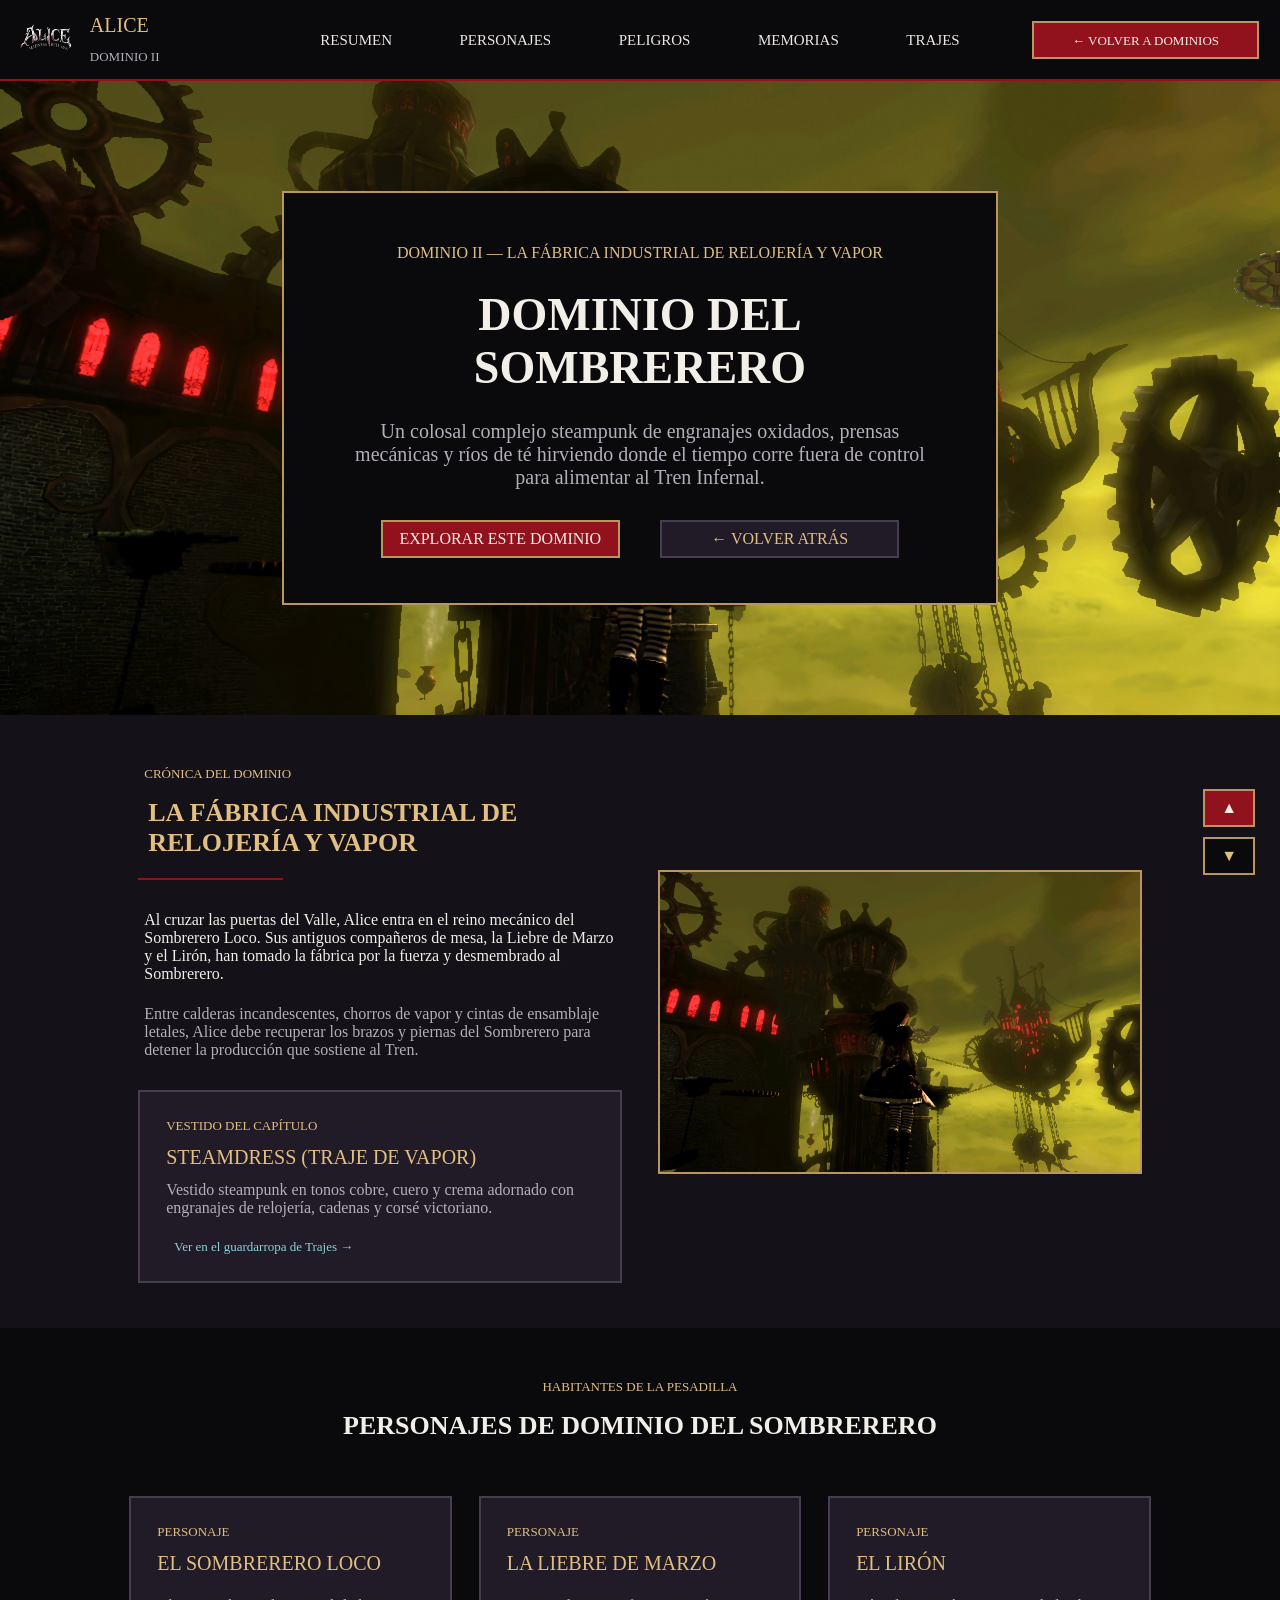
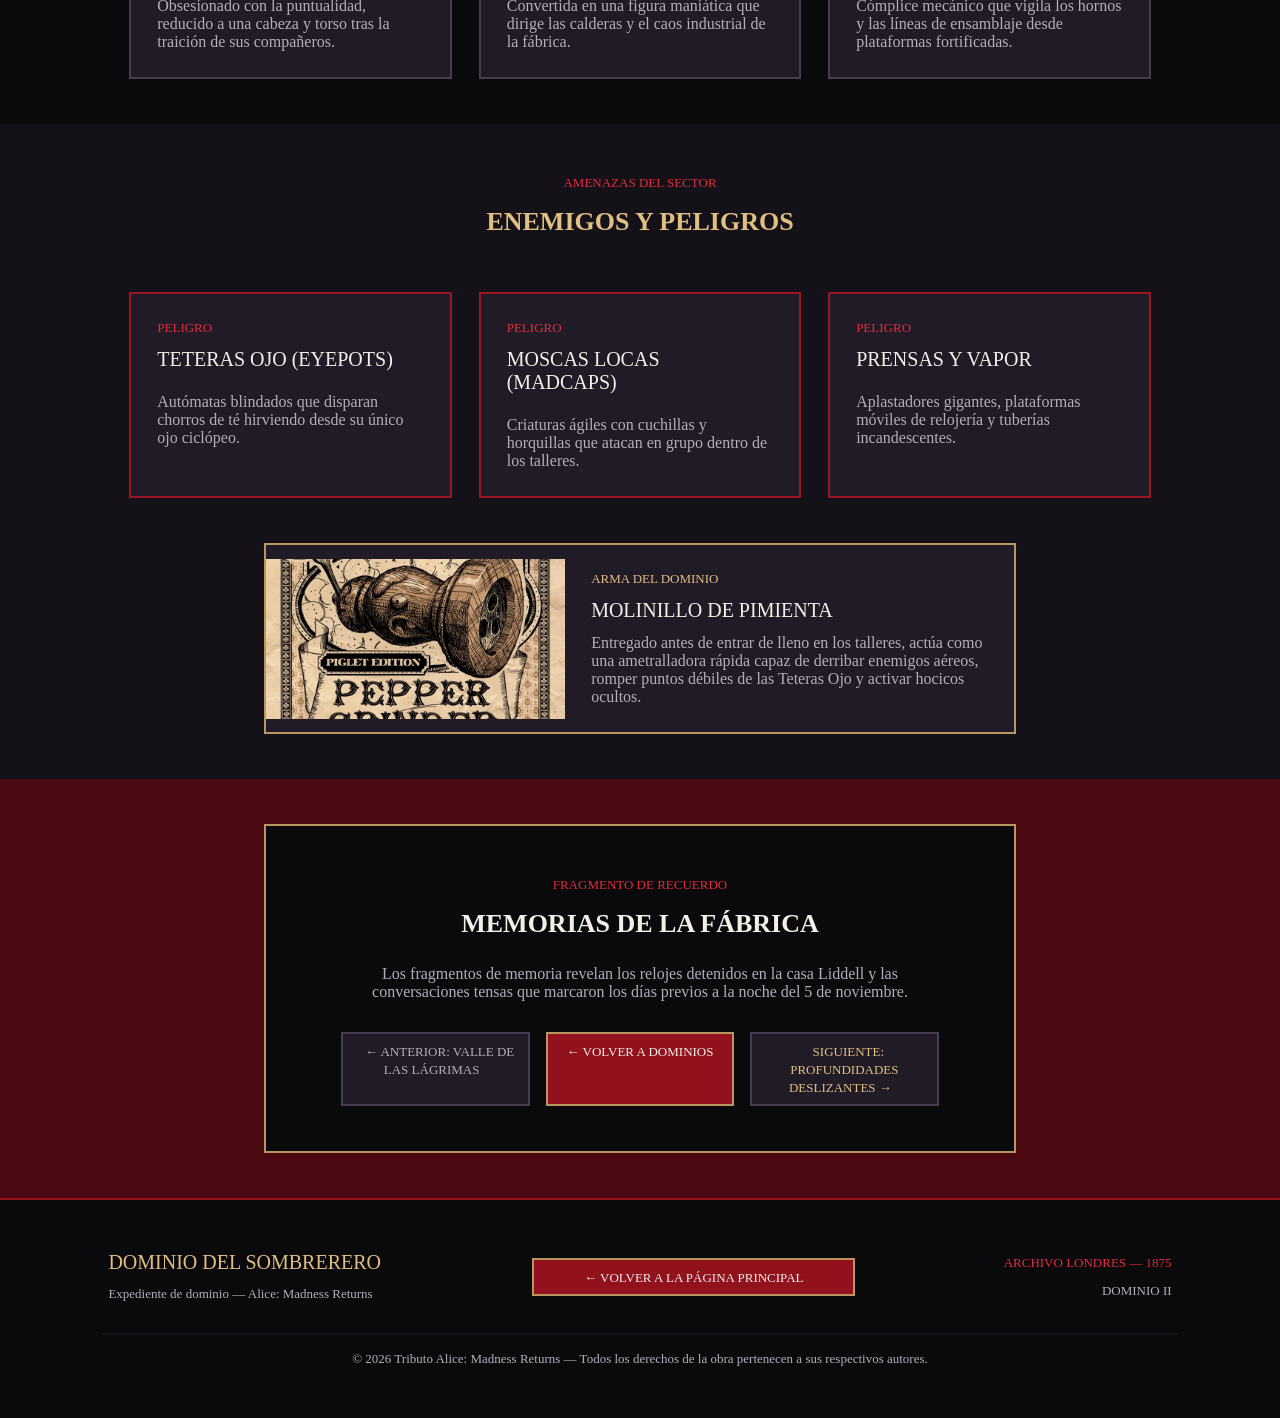
<file: sombrerero.html>
<!DOCTYPE html>
<html lang="es">
<head>
    <meta charset="UTF-8">
    <meta name="viewport" content="width=device-width, initial-scale=1.0">
    <title>DOMINIO DEL SOMBRERERO - Alice: Madness Returns</title>
    <link rel="icon" href="./img/favicon.png" type="image/png">
    <link rel="stylesheet" href="./css/estilos.css">
</head>
<body class="bg-negro texto-blanco">

    <header class="bg-negro w-100 padding-chico" id="inicio">
        <section class="d-flex align-center centradito w-100">

            <article class="w-20 d-flex align-center">
                <article class="w-30 text-center">
                    <a href="index.html" class="link-imagen">
                        <img src="./img/Logo-alice.png" alt="Símbolo Alice" class="w-80">
                    </a>
                </article>
                <article class="w-70">
                    <p class="texto-dorado texto-mediano">ALICE</p>
                    <p class="texto-gris texto-chico">DOMINIO II</p>
                </article>
            </article>

            <nav class="w-60">
                <ul class="d-flex centradito align-center w-100">
                    <li><a href="#resumen">RESUMEN</a></li>
                    <li><a href="#personajes">PERSONAJES</a></li>
                    <li><a href="#peligros">PELIGROS</a></li>
                    <li><a href="#memoria">MEMORIAS</a></li>
                    <li><a href="trajes.html">TRAJES</a></li>
                </ul>
            </nav>

            <article class="w-20 d-flex centradito">
                <article class="borde-dorado w-90 text-center">
                    <p class="bg-carmesi padding-chico">
                        <a href="index.html#dominios" class="texto-blanco texto-chico">← VOLVER A DOMINIOS</a>
                    </p>
                </article>
            </article>

        </section>
    </header>

    <article class="bg-carmesi padding-linea w-100"></article>

    <main class="w-100">

        <section class="bg-cover img-dominio-sombrerero padding-hero w-100 text-center">
            <article class="d-flex centradito w-100">
                <article class="borde-dorado w-70">
                    <article class="bg-negro padding-grande text-center w-100">
                        <p class="texto-dorado texto-normal margen-abajo-chico">DOMINIO II — LA FÁBRICA INDUSTRIAL DE RELOJERÍA Y VAPOR</p>
                        <h1 class="texto-blanco texto-gigante margen-abajo-chico">DOMINIO DEL SOMBRERERO</h1>
                        <p class="texto-gris texto-mediano margen-abajo">Un colosal complejo steampunk de engranajes oxidados, prensas mecánicas y ríos de té hirviendo donde el tiempo corre fuera de control para alimentar al Tren Infernal.</p>

                        <article class="d-flex centradito w-100 margen-arriba">
                            <article class="borde-dorado w-40">
                                <p class="bg-carmesi padding-chico text-center">
                                    <a href="#resumen" class="texto-blanco texto-normal">EXPLORAR ESTE DOMINIO</a>
                                </p>
                            </article>
                            <article class="borde-gris w-40">
                                <p class="bg-tarjeta padding-chico text-center">
                                    <a href="index.html#dominios" class="texto-dorado texto-normal">← VOLVER ATRÁS</a>
                                </p>
                            </article>
                        </article>
                    </article>
                </article>
            </article>
        </section>

        <section class="bg-oscuro padding-grande w-100" id="resumen">
            <article class="d-flex align-center centradito w-100">

                <article class="w-45 text-left">
                    <p class="texto-dorado texto-chico">CRÓNICA DEL DOMINIO</p>
                    <h2 class="texto-dorado texto-grande margen-abajo-chico">LA FÁBRICA INDUSTRIAL DE RELOJERÍA Y VAPOR</h2>
                    <article class="bg-carmesi padding-linea w-30 margen-abajo"></article>
                    <p class="texto-blanco texto-normal margen-abajo-chico">Al cruzar las puertas del Valle, Alice entra en el reino mecánico del Sombrerero Loco. Sus antiguos compañeros de mesa, la Liebre de Marzo y el Lirón, han tomado la fábrica por la fuerza y desmembrado al Sombrerero.</p>
                    <p class="texto-gris texto-normal margen-abajo">Entre calderas incandescentes, chorros de vapor y cintas de ensamblaje letales, Alice debe recuperar los brazos y piernas del Sombrerero para detener la producción que sostiene al Tren.</p>

                    <article class="borde-gris w-100">
                        <article class="bg-tarjeta padding-mediano w-100">
                            <p class="texto-dorado texto-chico">VESTIDO DEL CAPÍTULO</p>
                            <p class="texto-dorado texto-mediano">STEAMDRESS (TRAJE DE VAPOR)</p>
                            <p class="texto-gris texto-normal margen-abajo-chico">Vestido steampunk en tonos cobre, cuero y crema adornado con engranajes de relojería, cadenas y corsé victoriano.</p>
                            <p class="texto-celeste texto-chico"><a href="trajes.html" class="texto-celeste texto-chico">Ver en el guardarropa de Trajes →</a></p>
                        </article>
                    </article>
                </article>

                <article class="w-45">
                    <article class="borde-dorado w-100">
                        <article class="bg-cover img-dominio-sombrerero alto-destacado w-100"></article>
                    </article>
                </article>

            </article>
        </section>

        <section class="bg-negro padding-grande w-100 text-center" id="personajes">
            <p class="texto-dorado texto-chico">HABITANTES DE LA PESADILLA</p>
            <h2 class="texto-blanco texto-grande margen-abajo-grande">PERSONAJES DE DOMINIO DEL SOMBRERERO</h2>

            <section class="d-flex centradito w-100">
                <article class="borde-gris w-30 text-left">
                    <article class="bg-tarjeta padding-mediano w-100">
                        <p class="texto-dorado texto-chico">PERSONAJE</p>
                        <p class="texto-dorado texto-mediano margen-abajo-chico">EL SOMBRERERO LOCO</p>
                        <p class="texto-gris texto-normal">Obsesionado con la puntualidad, reducido a una cabeza y torso tras la traición de sus compañeros.</p>
                    </article>
                </article>
                <article class="borde-gris w-30 text-left">
                    <article class="bg-tarjeta padding-mediano w-100">
                        <p class="texto-dorado texto-chico">PERSONAJE</p>
                        <p class="texto-dorado texto-mediano margen-abajo-chico">LA LIEBRE DE MARZO</p>
                        <p class="texto-gris texto-normal">Convertida en una figura maniática que dirige las calderas y el caos industrial de la fábrica.</p>
                    </article>
                </article>
                <article class="borde-gris w-30 text-left">
                    <article class="bg-tarjeta padding-mediano w-100">
                        <p class="texto-dorado texto-chico">PERSONAJE</p>
                        <p class="texto-dorado texto-mediano margen-abajo-chico">EL LIRÓN</p>
                        <p class="texto-gris texto-normal">Cómplice mecánico que vigila los hornos y las líneas de ensamblaje desde plataformas fortificadas.</p>
                    </article>
                </article>
            </section>
        </section>

        <section class="bg-oscuro padding-grande w-100 text-center" id="peligros">
            <p class="texto-rojo texto-chico">AMENAZAS DEL SECTOR</p>
            <h2 class="texto-dorado texto-grande margen-abajo-grande">ENEMIGOS Y PELIGROS</h2>

            <section class="d-flex centradito w-100 margen-abajo-grande">
                <article class="borde-carmesi w-30 text-left">
                    <article class="bg-tarjeta padding-mediano w-100">
                        <p class="texto-rojo texto-chico">PELIGRO</p>
                        <p class="texto-blanco texto-mediano margen-abajo-chico">TETERAS OJO (EYEPOTS)</p>
                        <p class="texto-gris texto-normal">Autómatas blindados que disparan chorros de té hirviendo desde su único ojo ciclópeo.</p>
                    </article>
                </article>
                <article class="borde-carmesi w-30 text-left">
                    <article class="bg-tarjeta padding-mediano w-100">
                        <p class="texto-rojo texto-chico">PELIGRO</p>
                        <p class="texto-blanco texto-mediano margen-abajo-chico">MOSCAS LOCAS (MADCAPS)</p>
                        <p class="texto-gris texto-normal">Criaturas ágiles con cuchillas y horquillas que atacan en grupo dentro de los talleres.</p>
                    </article>
                </article>
                <article class="borde-carmesi w-30 text-left">
                    <article class="bg-tarjeta padding-mediano w-100">
                        <p class="texto-rojo texto-chico">PELIGRO</p>
                        <p class="texto-blanco texto-mediano margen-abajo-chico">PRENSAS Y VAPOR</p>
                        <p class="texto-gris texto-normal">Aplastadores gigantes, plataformas móviles de relojería y tuberías incandescentes.</p>
                    </article>
                </article>
            </section>

            <article class="d-flex centradito w-100">
                <article class="borde-dorado w-70 text-left">
                    <article class="bg-tarjeta d-flex align-center w-100">
                        <article class="w-40 bg-cover img-arma-2 alto-arma"></article>
                        <article class="w-60 padding-mediano">
                            <p class="texto-dorado texto-chico">ARMA DEL DOMINIO</p>
                            <p class="texto-blanco texto-mediano">MOLINILLO DE PIMIENTA</p>
                            <p class="texto-gris texto-normal">Entregado antes de entrar de lleno en los talleres, actúa como una ametralladora rápida capaz de derribar enemigos aéreos, romper puntos débiles de las Teteras Ojo y activar hocicos ocultos.</p>
                        </article>
                    </article>
                </article>
            </article>
        </section>

        <section class="bg-carmesi-oscuro padding-grande w-100 text-center" id="memoria">
            <article class="d-flex centradito w-100">
                <article class="borde-dorado w-70">
                    <article class="bg-negro padding-grande text-center w-100">
                        <p class="texto-rojo texto-chico">FRAGMENTO DE RECUERDO</p>
                        <h2 class="texto-blanco texto-grande margen-abajo-chico">MEMORIAS DE LA FÁBRICA</h2>
                        <p class="texto-gris texto-normal margen-abajo">Los fragmentos de memoria revelan los relojes detenidos en la casa Liddell y las conversaciones tensas que marcaron los días previos a la noche del 5 de noviembre.</p>

                        <article class="d-flex centradito w-100 margen-arriba">
                            <article class="borde-gris w-30">
                                <p class="bg-tarjeta padding-chico text-center">
                                    <a href="valle-lagrimas.html" class="texto-gris texto-chico">← ANTERIOR: VALLE DE LAS LÁGRIMAS</a>
                                </p>
                            </article>
                            <article class="borde-dorado w-30">
                                <p class="bg-carmesi padding-chico text-center">
                                    <a href="index.html#dominios" class="texto-blanco texto-chico">← VOLVER A DOMINIOS</a>
                                </p>
                            </article>
                            <article class="borde-gris w-30">
                                <p class="bg-tarjeta padding-chico text-center">
                                    <a href="profundidades.html" class="texto-dorado texto-chico">SIGUIENTE: PROFUNDIDADES DESLIZANTES →</a>
                                </p>
                            </article>
                        </article>
                    </article>
                </article>
            </article>
        </section>

    </main>

    <article class="bg-carmesi padding-linea w-100"></article>

    <footer class="bg-negro padding-grande w-100" id="final">
        <section class="d-flex centradito align-center w-100 margen-abajo">
            <article class="w-40 text-left">
                <p class="texto-dorado texto-mediano">DOMINIO DEL SOMBRERERO</p>
                <p class="texto-gris texto-chico">Expediente de dominio — Alice: Madness Returns</p>
            </article>

            <article class="w-30 text-center">
                <article class="borde-dorado w-100">
                    <p class="bg-carmesi padding-chico">
                        <a href="index.html#dominios" class="texto-blanco texto-chico">← VOLVER A LA PÁGINA PRINCIPAL</a>
                    </p>
                </article>
            </article>

            <article class="w-30 text-right">
                <p class="texto-rojo texto-chico">ARCHIVO LONDRES — 1875</p>
                <p class="texto-gris texto-chico">DOMINIO II</p>
            </article>
        </section>

        <article class="bg-oscuro padding-linea w-100 margen-abajo-chico"></article>
        <p class="texto-gris texto-chico text-center">© 2026 Tributo Alice: Madness Returns — Todos los derechos de la obra pertenecen a sus respectivos autores.</p>
    </footer>

    <article class="botones-flotantes">
        <article class="borde-dorado margen-abajo-chico text-center">
            <p class="bg-carmesi padding-chico">
                <a href="#inicio" class="texto-blanco texto-normal" title="Ir al inicio">▲</a>
            </p>
        </article>
        <article class="borde-dorado text-center">
            <p class="bg-negro padding-chico">
                <a href="#final" class="texto-dorado texto-normal" title="Ir al final">▼</a>
            </p>
        </article>
    </article>

    <script src="./js/scroll.js"></script>
</body>
</html>
</file>
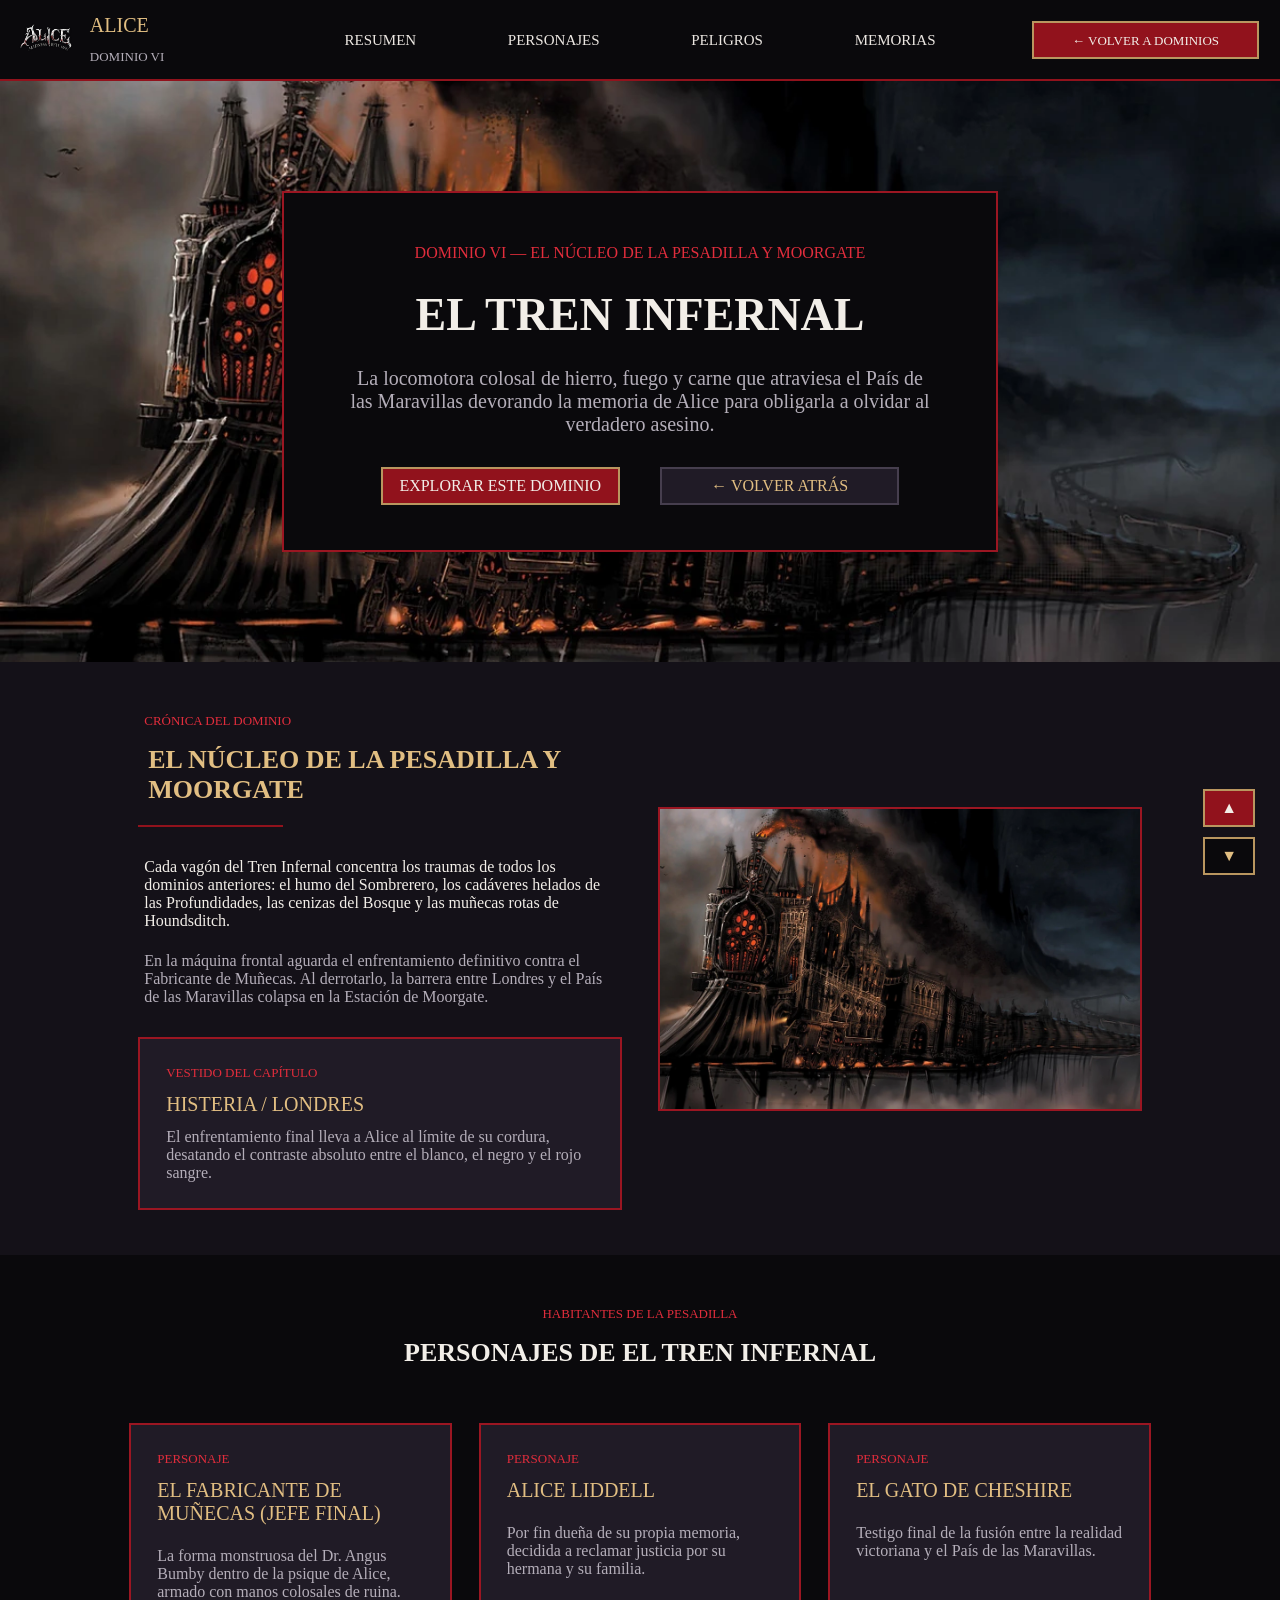
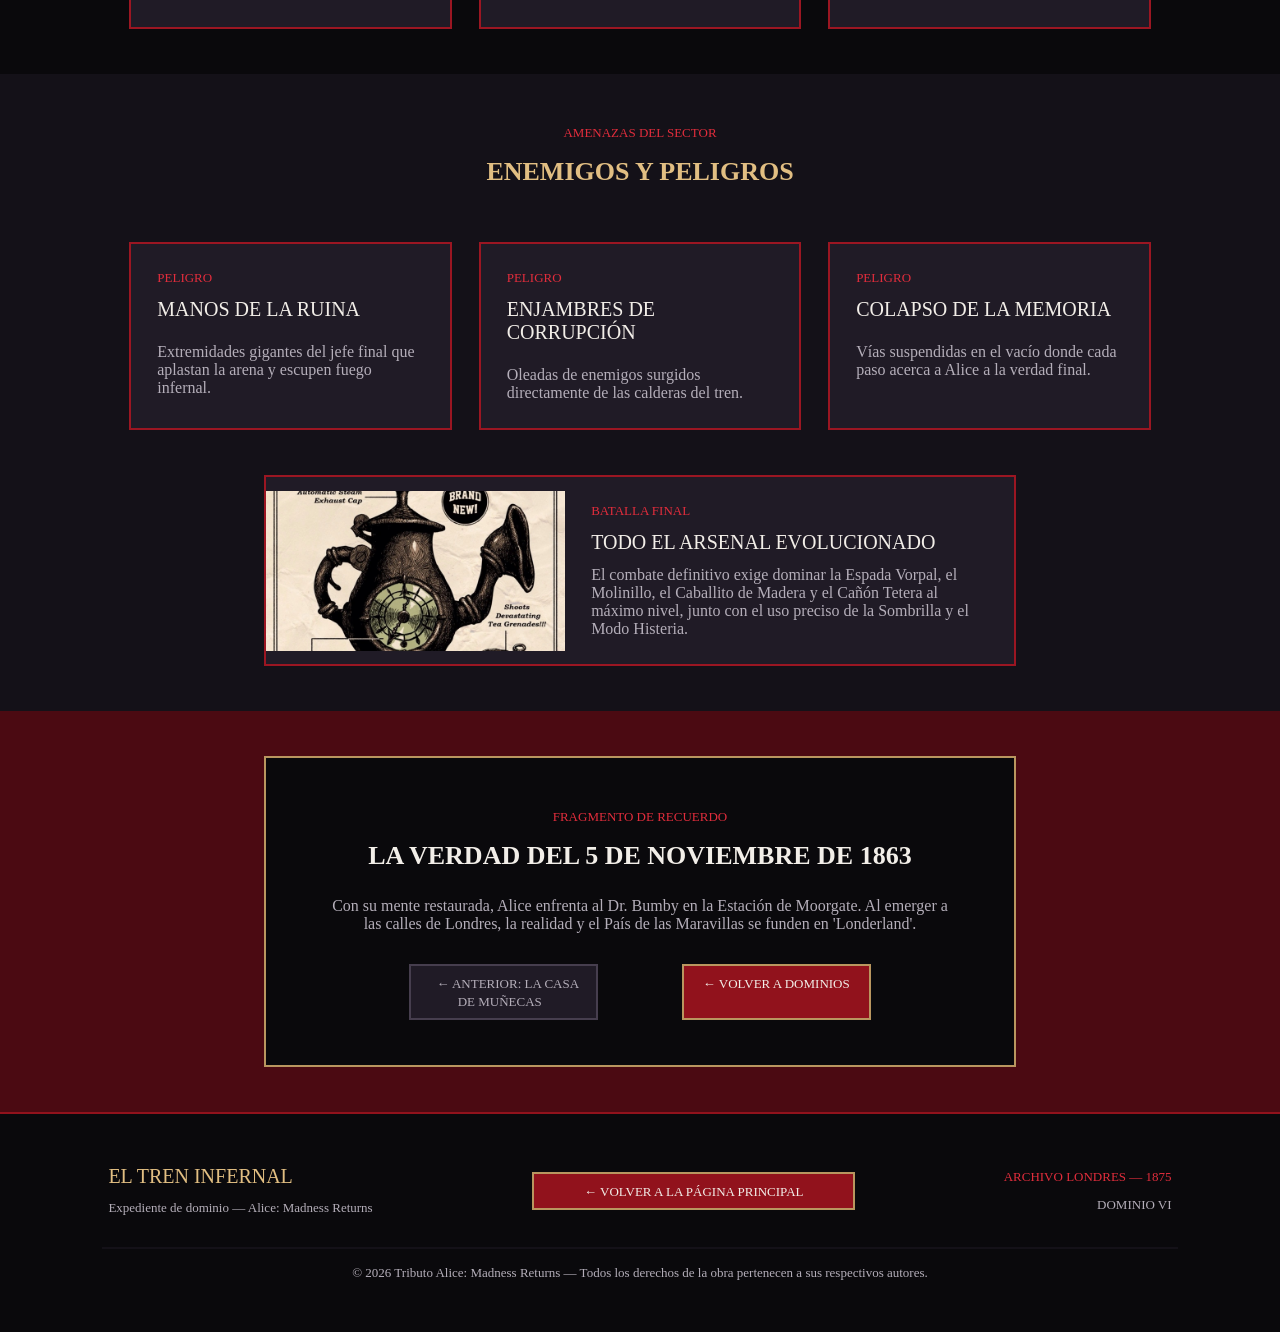
<file: tren-infernal.html>
<!DOCTYPE html>
<html lang="es">
<head>
    <meta charset="UTF-8">
    <meta name="viewport" content="width=device-width, initial-scale=1.0">
    <title>EL TREN INFERNAL - Alice: Madness Returns</title>
    <link rel="icon" href="./img/logo-omega.png" type="image/png">
    <link rel="stylesheet" href="./css/estilos.css">
</head>
<body class="bg-negro texto-blanco">

   
    <header class="bg-negro w-100 padding-chico" id="inicio">
        <section class="d-flex align-center centradito w-100">

            
            <article class="w-20 d-flex align-center">
                <article class="w-30 text-center">
                    <a href="index.html" class="link-imagen">
                        <img src="./img/Logo-alice.png" alt="Símbolo Alice" class="w-80">
                    </a>
                </article>
                <article class="w-70">
                    <p class="texto-dorado texto-mediano">ALICE</p>
                    <p class="texto-gris texto-chico">DOMINIO VI</p>
                </article>
            </article>

            
            <nav class="w-60">
                <ul class="d-flex centradito align-center w-100">
                    <li><a href="#resumen">RESUMEN</a></li>
                    <li><a href="#personajes">PERSONAJES</a></li>
                    <li><a href="#peligros">PELIGROS</a></li>
                    <li><a href="#memoria">MEMORIAS</a></li>
                </ul>
            </nav>

            
            <article class="w-20 d-flex centradito">
                <article class="borde-dorado w-90 text-center">
                    <p class="bg-carmesi padding-chico">
                        <a href="index.html#dominios" class="texto-blanco texto-chico">← VOLVER A DOMINIOS</a>
                    </p>
                </article>
            </article>

        </section>
    </header>

    <article class="bg-carmesi padding-linea w-100"></article>

    <main class="w-100">

        
        <section class="bg-cover img-dominio-6 padding-hero w-100 text-center">
            <article class="d-flex centradito w-100">
                <article class="borde-carmesi w-70">
                    <article class="bg-negro padding-grande text-center w-100">
                        <p class="texto-rojo texto-normal margen-abajo-chico">DOMINIO VI — EL NÚCLEO DE LA PESADILLA Y MOORGATE</p>
                        <h1 class="texto-blanco texto-gigante margen-abajo-chico">EL TREN INFERNAL</h1>
                        <p class="texto-gris texto-mediano margen-abajo">La locomotora colosal de hierro, fuego y carne que atraviesa el País de las Maravillas devorando la memoria de Alice para obligarla a olvidar al verdadero asesino.</p>

                        <article class="d-flex centradito w-100 margen-arriba">
                            <article class="borde-dorado w-40">
                                <p class="bg-carmesi padding-chico text-center">
                                    <a href="#resumen" class="texto-blanco texto-normal">EXPLORAR ESTE DOMINIO</a>
                                </p>
                            </article>
                            <article class="borde-gris w-40">
                                <p class="bg-tarjeta padding-chico text-center">
                                    <a href="index.html#dominios" class="texto-dorado texto-normal">← VOLVER ATRÁS</a>
                                </p>
                            </article>
                        </article>
                    </article>
                </article>
            </article>
        </section>

        
        <section class="bg-oscuro padding-grande w-100" id="resumen">
            <article class="d-flex align-center centradito w-100">

                <article class="w-45 text-left">
                    <p class="texto-rojo texto-chico">CRÓNICA DEL DOMINIO</p>
                    <h2 class="texto-dorado texto-grande margen-abajo-chico">EL NÚCLEO DE LA PESADILLA Y MOORGATE</h2>
                    <article class="bg-carmesi padding-linea w-30 margen-abajo"></article>
                    <p class="texto-blanco texto-normal margen-abajo-chico">Cada vagón del Tren Infernal concentra los traumas de todos los dominios anteriores: el humo del Sombrerero, los cadáveres helados de las Profundidades, las cenizas del Bosque y las muñecas rotas de Houndsditch.</p>
                    <p class="texto-gris texto-normal margen-abajo">En la máquina frontal aguarda el enfrentamiento definitivo contra el Fabricante de Muñecas. Al derrotarlo, la barrera entre Londres y el País de las Maravillas colapsa en la Estación de Moorgate.</p>

                    <article class="borde-carmesi w-100">
                        <article class="bg-tarjeta padding-mediano w-100">
                            <p class="texto-rojo texto-chico">VESTIDO DEL CAPÍTULO</p>
                            <p class="texto-dorado texto-mediano">HISTERIA / LONDRES</p>
                            <p class="texto-gris texto-normal">El enfrentamiento final lleva a Alice al límite de su cordura, desatando el contraste absoluto entre el blanco, el negro y el rojo sangre.</p>
                        </article>
                    </article>
                </article>

                <article class="w-45">
                    <article class="borde-carmesi w-100">
                        <article class="bg-cover img-dominio-6 alto-destacado w-100"></article>
                    </article>
                </article>

            </article>
        </section>

        
        <section class="bg-negro padding-grande w-100 text-center" id="personajes">
            <p class="texto-rojo texto-chico">HABITANTES DE LA PESADILLA</p>
            <h2 class="texto-blanco texto-grande margen-abajo-grande">PERSONAJES DE EL TREN INFERNAL</h2>

            <section class="d-flex centradito w-100">
                <article class="borde-carmesi w-30 text-left">
                    <article class="bg-tarjeta padding-mediano w-100">
                        <p class="texto-rojo texto-chico">PERSONAJE</p>
                        <p class="texto-dorado texto-mediano margen-abajo-chico">EL FABRICANTE DE MUÑECAS (JEFE FINAL)</p>
                        <p class="texto-gris texto-normal">La forma monstruosa del Dr. Angus Bumby dentro de la psique de Alice, armado con manos colosales de ruina.</p>
                    </article>
                </article>
                <article class="borde-carmesi w-30 text-left">
                    <article class="bg-tarjeta padding-mediano w-100">
                        <p class="texto-rojo texto-chico">PERSONAJE</p>
                        <p class="texto-dorado texto-mediano margen-abajo-chico">ALICE LIDDELL</p>
                        <p class="texto-gris texto-normal">Por fin dueña de su propia memoria, decidida a reclamar justicia por su hermana y su familia.</p>
                    </article>
                </article>
                <article class="borde-carmesi w-30 text-left">
                    <article class="bg-tarjeta padding-mediano w-100">
                        <p class="texto-rojo texto-chico">PERSONAJE</p>
                        <p class="texto-dorado texto-mediano margen-abajo-chico">EL GATO DE CHESHIRE</p>
                        <p class="texto-gris texto-normal">Testigo final de la fusión entre la realidad victoriana y el País de las Maravillas.</p>
                    </article>
                </article>
            </section>
        </section>

       
        <section class="bg-oscuro padding-grande w-100 text-center" id="peligros">
            <p class="texto-rojo texto-chico">AMENAZAS DEL SECTOR</p>
            <h2 class="texto-dorado texto-grande margen-abajo-grande">ENEMIGOS Y PELIGROS</h2>

            <section class="d-flex centradito w-100 margen-abajo-grande">
                <article class="borde-carmesi w-30 text-left">
                    <article class="bg-tarjeta padding-mediano w-100">
                        <p class="texto-rojo texto-chico">PELIGRO</p>
                        <p class="texto-blanco texto-mediano margen-abajo-chico">MANOS DE LA RUINA</p>
                        <p class="texto-gris texto-normal">Extremidades gigantes del jefe final que aplastan la arena y escupen fuego infernal.</p>
                    </article>
                </article>
                <article class="borde-carmesi w-30 text-left">
                    <article class="bg-tarjeta padding-mediano w-100">
                        <p class="texto-rojo texto-chico">PELIGRO</p>
                        <p class="texto-blanco texto-mediano margen-abajo-chico">ENJAMBRES DE CORRUPCIÓN</p>
                        <p class="texto-gris texto-normal">Oleadas de enemigos surgidos directamente de las calderas del tren.</p>
                    </article>
                </article>
                <article class="borde-carmesi w-30 text-left">
                    <article class="bg-tarjeta padding-mediano w-100">
                        <p class="texto-rojo texto-chico">PELIGRO</p>
                        <p class="texto-blanco texto-mediano margen-abajo-chico">COLAPSO DE LA MEMORIA</p>
                        <p class="texto-gris texto-normal">Vías suspendidas en el vacío donde cada paso acerca a Alice a la verdad final.</p>
                    </article>
                </article>
            </section>

            
            <article class="d-flex centradito w-100">
                <article class="borde-carmesi w-70 text-left">
                    <article class="bg-tarjeta d-flex align-center w-100">
                        <article class="w-40 bg-cover img-arma-4 alto-arma"></article>
                        <article class="w-60 padding-mediano">
                            <p class="texto-rojo texto-chico">BATALLA FINAL</p>
                            <p class="texto-blanco texto-mediano">TODO EL ARSENAL EVOLUCIONADO</p>
                            <p class="texto-gris texto-normal">El combate definitivo exige dominar la Espada Vorpal, el Molinillo, el Caballito de Madera y el Cañón Tetera al máximo nivel, junto con el uso preciso de la Sombrilla y el Modo Histeria.</p>
                        </article>
                    </article>
                </article>
            </article>
        </section>

        
        <section class="bg-carmesi-oscuro padding-grande w-100 text-center" id="memoria">
            <article class="d-flex centradito w-100">
                <article class="borde-dorado w-70">
                    <article class="bg-negro padding-grande text-center w-100">
                        <p class="texto-rojo texto-chico">FRAGMENTO DE RECUERDO</p>
                        <h2 class="texto-blanco texto-grande margen-abajo-chico">LA VERDAD DEL 5 DE NOVIEMBRE DE 1863</h2>
                        <p class="texto-gris texto-normal margen-abajo">Con su mente restaurada, Alice enfrenta al Dr. Bumby en la Estación de Moorgate. Al emerger a las calles de Londres, la realidad y el País de las Maravillas se funden en 'Londerland'.</p>

                        
                        <article class="d-flex centradito w-100 margen-arriba">
                            <article class="borde-gris w-30">
                                <p class="bg-tarjeta padding-chico text-center">
                                    <a href="casa-munecas.html" class="texto-gris texto-chico">← ANTERIOR: LA CASA DE MUÑECAS</a>
                                </p>
                            </article>
                            <article class="borde-dorado w-30">
                                <p class="bg-carmesi padding-chico text-center">
                                    <a href="index.html#dominios" class="texto-blanco texto-chico">← VOLVER A DOMINIOS</a>
                                </p>
                            </article>
                        </article>
                    </article>
                </article>
            </article>
        </section>

    </main>

    <article class="bg-carmesi padding-linea w-100"></article>

    
    <footer class="bg-negro padding-grande w-100" id="final">
        <section class="d-flex centradito align-center w-100 margen-abajo">
            <article class="w-40 text-left">
                <p class="texto-dorado texto-mediano">EL TREN INFERNAL</p>
                <p class="texto-gris texto-chico">Expediente de dominio — Alice: Madness Returns</p>
            </article>

            <article class="w-30 text-center">
                <article class="borde-dorado w-100">
                    <p class="bg-carmesi padding-chico">
                        <a href="index.html#dominios" class="texto-blanco texto-chico">← VOLVER A LA PÁGINA PRINCIPAL</a>
                    </p>
                </article>
            </article>

            <article class="w-30 text-right">
                <p class="texto-rojo texto-chico">ARCHIVO LONDRES — 1875</p>
                <p class="texto-gris texto-chico">DOMINIO VI</p>
            </article>
        </section>

        <article class="bg-oscuro padding-linea w-100 margen-abajo-chico"></article>
        <p class="texto-gris texto-chico text-center">© 2026 Tributo Alice: Madness Returns — Todos los derechos de la obra pertenecen a sus respectivos autores.</p>
    </footer>

    
    <article class="botones-flotantes">
        <article class="borde-dorado margen-abajo-chico text-center">
            <p class="bg-carmesi padding-chico">
                <a href="#inicio" class="texto-blanco texto-normal" title="Ir al inicio">▲</a>
            </p>
        </article>
        <article class="borde-dorado text-center">
            <p class="bg-negro padding-chico">
                <a href="#final" class="texto-dorado texto-normal" title="Ir al final">▼</a>
            </p>
        </article>
    </article>

    <script src="./js/scroll.js"></script>
</body>
</html>
</file>
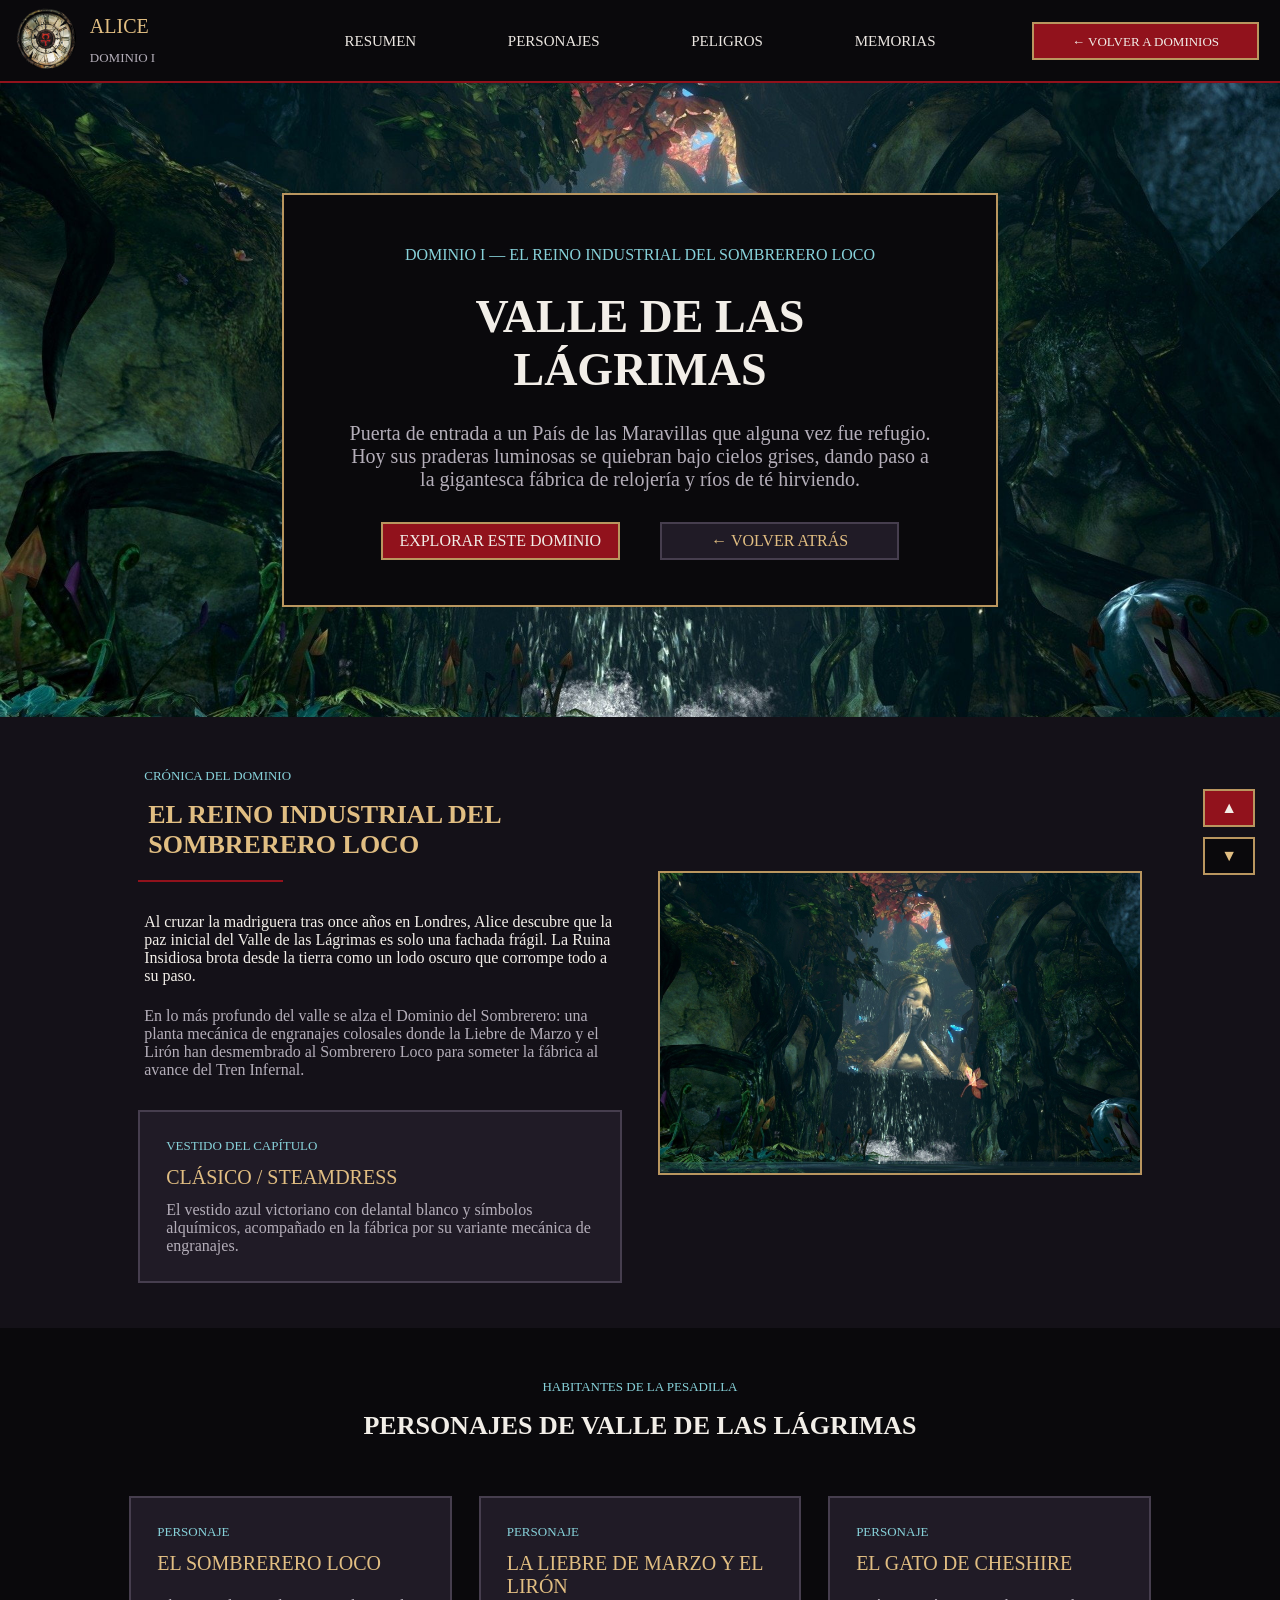
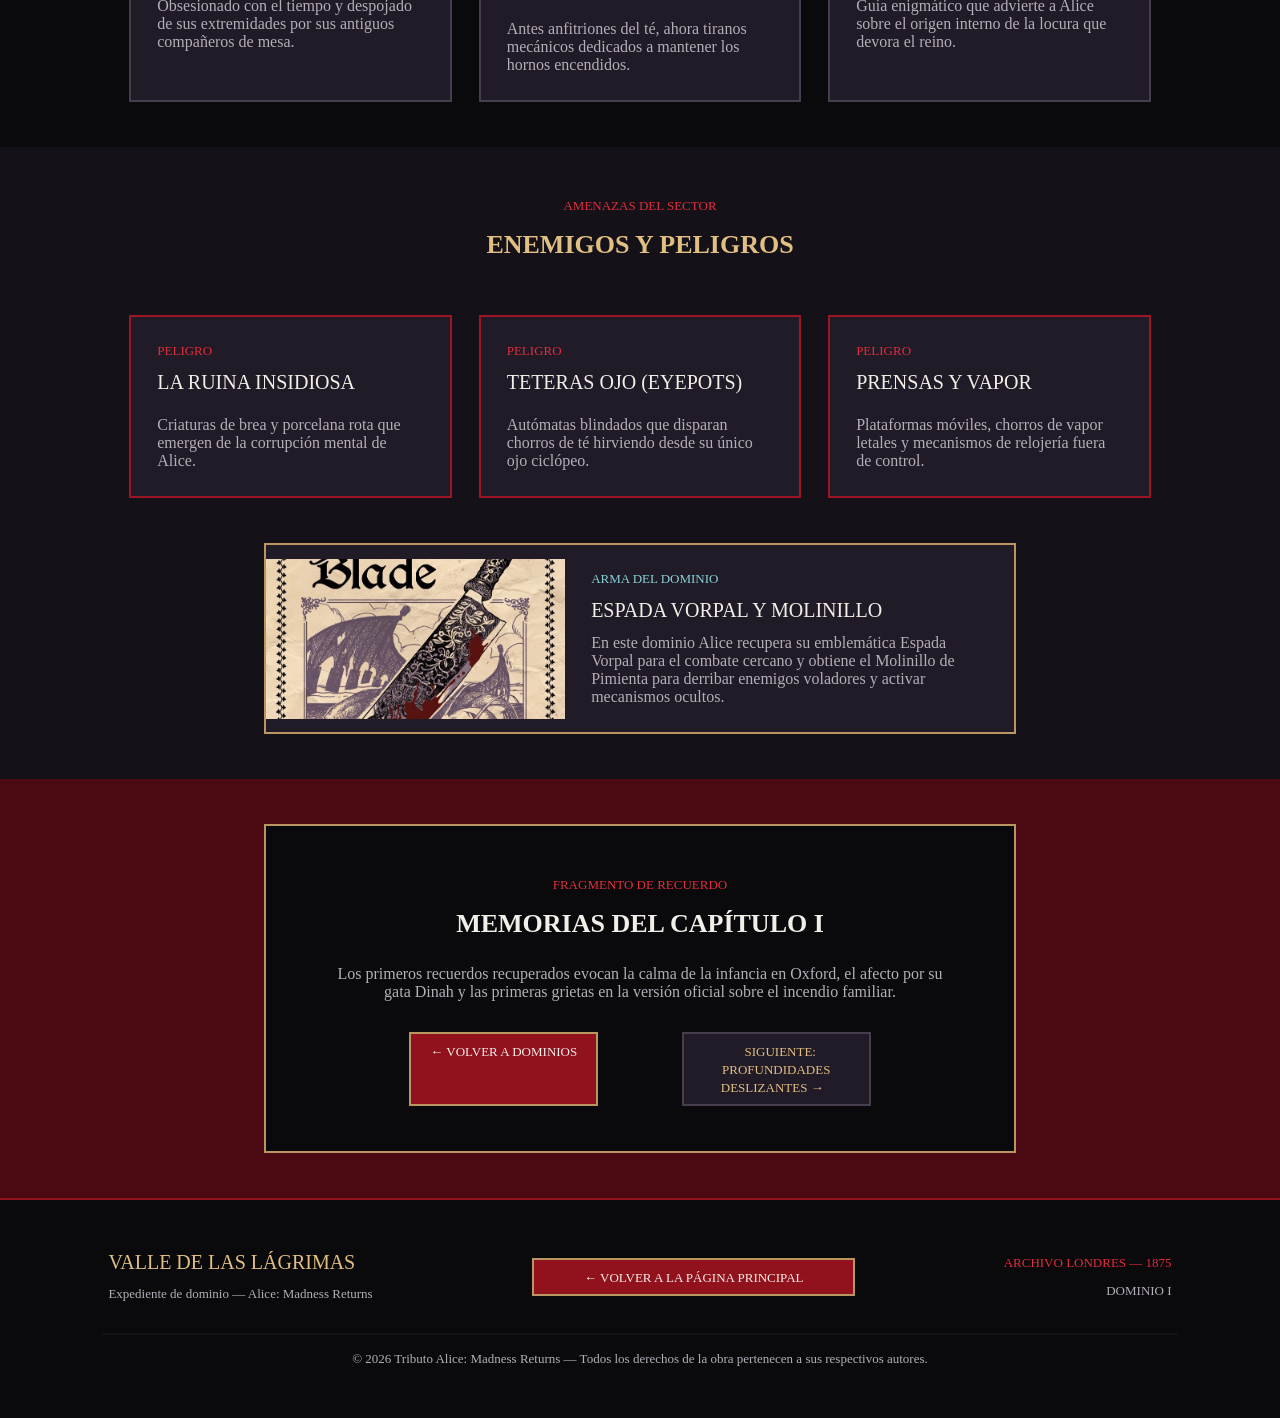
<file: valle-lagrimas.html>
<!DOCTYPE html>
<html lang="es">
<head>
    <meta charset="UTF-8">
    <meta name="viewport" content="width=device-width, initial-scale=1.0">
    <title>VALLE DE LAS LÁGRIMAS - Alice: Madness Returns</title>
    <link rel="icon" href="./img/favicon.png" type="image/png">
    <link rel="stylesheet" href="./css/estilos.css">
</head>
<body class="bg-negro texto-blanco">

    
    <header class="bg-negro w-100 padding-chico" id="inicio">
        <section class="d-flex align-center centradito w-100">

            
            <article class="w-20 d-flex align-center">
                <article class="w-30 text-center">
                    <a href="index.html" class="link-imagen">
                        <img src="./img/favicon.png" alt="Símbolo Alice" class="w-80">
                    </a>
                </article>
                <article class="w-70">
                    <p class="texto-dorado texto-mediano">ALICE</p>
                    <p class="texto-gris texto-chico">DOMINIO I</p>
                </article>
            </article>

            
            <nav class="w-60">
                <ul class="d-flex centradito align-center w-100">
                    <li><a href="#resumen">RESUMEN</a></li>
                    <li><a href="#personajes">PERSONAJES</a></li>
                    <li><a href="#peligros">PELIGROS</a></li>
                    <li><a href="#memoria">MEMORIAS</a></li>
                </ul>
            </nav>

           
            <article class="w-20 d-flex centradito">
                <article class="borde-dorado w-90 text-center">
                    <p class="bg-carmesi padding-chico">
                        <a href="index.html#dominios" class="texto-blanco texto-chico">← VOLVER A DOMINIOS</a>
                    </p>
                </article>
            </article>

        </section>
    </header>

    <article class="bg-carmesi padding-linea w-100"></article>

    <main class="w-100">

        
        <section class="bg-cover img-dominio-1 padding-hero w-100 text-center">
            <article class="d-flex centradito w-100">
                <article class="borde-dorado w-70">
                    <article class="bg-negro padding-grande text-center w-100">
                        <p class="texto-celeste texto-normal margen-abajo-chico">DOMINIO I — EL REINO INDUSTRIAL DEL SOMBRERERO LOCO</p>
                        <h1 class="texto-blanco texto-gigante margen-abajo-chico">VALLE DE LAS LÁGRIMAS</h1>
                        <p class="texto-gris texto-mediano margen-abajo">Puerta de entrada a un País de las Maravillas que alguna vez fue refugio. Hoy sus praderas luminosas se quiebran bajo cielos grises, dando paso a la gigantesca fábrica de relojería y ríos de té hirviendo.</p>

                        <article class="d-flex centradito w-100 margen-arriba">
                            <article class="borde-dorado w-40">
                                <p class="bg-carmesi padding-chico text-center">
                                    <a href="#resumen" class="texto-blanco texto-normal">EXPLORAR ESTE DOMINIO</a>
                                </p>
                            </article>
                            <article class="borde-gris w-40">
                                <p class="bg-tarjeta padding-chico text-center">
                                    <a href="index.html#dominios" class="texto-dorado texto-normal">← VOLVER ATRÁS</a>
                                </p>
                            </article>
                        </article>
                    </article>
                </article>
            </article>
        </section>

        
        <section class="bg-oscuro padding-grande w-100" id="resumen">
            <article class="d-flex align-center centradito w-100">

                <article class="w-45 text-left">
                    <p class="texto-celeste texto-chico">CRÓNICA DEL DOMINIO</p>
                    <h2 class="texto-dorado texto-grande margen-abajo-chico">EL REINO INDUSTRIAL DEL SOMBRERERO LOCO</h2>
                    <article class="bg-carmesi padding-linea w-30 margen-abajo"></article>
                    <p class="texto-blanco texto-normal margen-abajo-chico">Al cruzar la madriguera tras once años en Londres, Alice descubre que la paz inicial del Valle de las Lágrimas es solo una fachada frágil. La Ruina Insidiosa brota desde la tierra como un lodo oscuro que corrompe todo a su paso.</p>
                    <p class="texto-gris texto-normal margen-abajo">En lo más profundo del valle se alza el Dominio del Sombrerero: una planta mecánica de engranajes colosales donde la Liebre de Marzo y el Lirón han desmembrado al Sombrerero Loco para someter la fábrica al avance del Tren Infernal.</p>

                    <article class="borde-gris w-100">
                        <article class="bg-tarjeta padding-mediano w-100">
                            <p class="texto-celeste texto-chico">VESTIDO DEL CAPÍTULO</p>
                            <p class="texto-dorado texto-mediano">CLÁSICO / STEAMDRESS</p>
                            <p class="texto-gris texto-normal">El vestido azul victoriano con delantal blanco y símbolos alquímicos, acompañado en la fábrica por su variante mecánica de engranajes.</p>
                        </article>
                    </article>
                </article>

                <article class="w-45">
                    <article class="borde-dorado w-100">
                        <article class="bg-cover img-dominio-1 alto-destacado w-100"></article>
                    </article>
                </article>

            </article>
        </section>

        
        <section class="bg-negro padding-grande w-100 text-center" id="personajes">
            <p class="texto-celeste texto-chico">HABITANTES DE LA PESADILLA</p>
            <h2 class="texto-blanco texto-grande margen-abajo-grande">PERSONAJES DE VALLE DE LAS LÁGRIMAS</h2>

            <section class="d-flex centradito w-100">
                <article class="borde-gris w-30 text-left">
                    <article class="bg-tarjeta padding-mediano w-100">
                        <p class="texto-celeste texto-chico">PERSONAJE</p>
                        <p class="texto-dorado texto-mediano margen-abajo-chico">EL SOMBRERERO LOCO</p>
                        <p class="texto-gris texto-normal">Obsesionado con el tiempo y despojado de sus extremidades por sus antiguos compañeros de mesa.</p>
                    </article>
                </article>
                <article class="borde-gris w-30 text-left">
                    <article class="bg-tarjeta padding-mediano w-100">
                        <p class="texto-celeste texto-chico">PERSONAJE</p>
                        <p class="texto-dorado texto-mediano margen-abajo-chico">LA LIEBRE DE MARZO Y EL LIRÓN</p>
                        <p class="texto-gris texto-normal">Antes anfitriones del té, ahora tiranos mecánicos dedicados a mantener los hornos encendidos.</p>
                    </article>
                </article>
                <article class="borde-gris w-30 text-left">
                    <article class="bg-tarjeta padding-mediano w-100">
                        <p class="texto-celeste texto-chico">PERSONAJE</p>
                        <p class="texto-dorado texto-mediano margen-abajo-chico">EL GATO DE CHESHIRE</p>
                        <p class="texto-gris texto-normal">Guía enigmático que advierte a Alice sobre el origen interno de la locura que devora el reino.</p>
                    </article>
                </article>
            </section>
        </section>

        
        <section class="bg-oscuro padding-grande w-100 text-center" id="peligros">
            <p class="texto-rojo texto-chico">AMENAZAS DEL SECTOR</p>
            <h2 class="texto-dorado texto-grande margen-abajo-grande">ENEMIGOS Y PELIGROS</h2>

            <section class="d-flex centradito w-100 margen-abajo-grande">
                <article class="borde-carmesi w-30 text-left">
                    <article class="bg-tarjeta padding-mediano w-100">
                        <p class="texto-rojo texto-chico">PELIGRO</p>
                        <p class="texto-blanco texto-mediano margen-abajo-chico">LA RUINA INSIDIOSA</p>
                        <p class="texto-gris texto-normal">Criaturas de brea y porcelana rota que emergen de la corrupción mental de Alice.</p>
                    </article>
                </article>
                <article class="borde-carmesi w-30 text-left">
                    <article class="bg-tarjeta padding-mediano w-100">
                        <p class="texto-rojo texto-chico">PELIGRO</p>
                        <p class="texto-blanco texto-mediano margen-abajo-chico">TETERAS OJO (EYEPOTS)</p>
                        <p class="texto-gris texto-normal">Autómatas blindados que disparan chorros de té hirviendo desde su único ojo ciclópeo.</p>
                    </article>
                </article>
                <article class="borde-carmesi w-30 text-left">
                    <article class="bg-tarjeta padding-mediano w-100">
                        <p class="texto-rojo texto-chico">PELIGRO</p>
                        <p class="texto-blanco texto-mediano margen-abajo-chico">PRENSAS Y VAPOR</p>
                        <p class="texto-gris texto-normal">Plataformas móviles, chorros de vapor letales y mecanismos de relojería fuera de control.</p>
                    </article>
                </article>
            </section>

            
            <article class="d-flex centradito w-100">
                <article class="borde-dorado w-70 text-left">
                    <article class="bg-tarjeta d-flex align-center w-100">
                        <article class="w-40 bg-cover img-arma-1 alto-arma"></article>
                        <article class="w-60 padding-mediano">
                            <p class="texto-celeste texto-chico">ARMA DEL DOMINIO</p>
                            <p class="texto-blanco texto-mediano">ESPADA VORPAL Y MOLINILLO</p>
                            <p class="texto-gris texto-normal">En este dominio Alice recupera su emblemática Espada Vorpal para el combate cercano y obtiene el Molinillo de Pimienta para derribar enemigos voladores y activar mecanismos ocultos.</p>
                        </article>
                    </article>
                </article>
            </article>
        </section>

        
        <section class="bg-carmesi-oscuro padding-grande w-100 text-center" id="memoria">
            <article class="d-flex centradito w-100">
                <article class="borde-dorado w-70">
                    <article class="bg-negro padding-grande text-center w-100">
                        <p class="texto-rojo texto-chico">FRAGMENTO DE RECUERDO</p>
                        <h2 class="texto-blanco texto-grande margen-abajo-chico">MEMORIAS DEL CAPÍTULO I</h2>
                        <p class="texto-gris texto-normal margen-abajo">Los primeros recuerdos recuperados evocan la calma de la infancia en Oxford, el afecto por su gata Dinah y las primeras grietas en la versión oficial sobre el incendio familiar.</p>

                        
                        <article class="d-flex centradito w-100 margen-arriba">
                            <article class="borde-dorado w-30">
                                <p class="bg-carmesi padding-chico text-center">
                                    <a href="index.html#dominios" class="texto-blanco texto-chico">← VOLVER A DOMINIOS</a>
                                </p>
                            </article>
                            <article class="borde-gris w-30">
                                <p class="bg-tarjeta padding-chico text-center">
                                    <a href="profundidades.html" class="texto-dorado texto-chico">SIGUIENTE: PROFUNDIDADES DESLIZANTES →</a>
                                </p>
                            </article>
                        </article>
                    </article>
                </article>
            </article>
        </section>

    </main>

    <article class="bg-carmesi padding-linea w-100"></article>

    
    <footer class="bg-negro padding-grande w-100" id="final">
        <section class="d-flex centradito align-center w-100 margen-abajo">
            <article class="w-40 text-left">
                <p class="texto-dorado texto-mediano">VALLE DE LAS LÁGRIMAS</p>
                <p class="texto-gris texto-chico">Expediente de dominio — Alice: Madness Returns</p>
            </article>

            <article class="w-30 text-center">
                <article class="borde-dorado w-100">
                    <p class="bg-carmesi padding-chico">
                        <a href="index.html#dominios" class="texto-blanco texto-chico">← VOLVER A LA PÁGINA PRINCIPAL</a>
                    </p>
                </article>
            </article>

            <article class="w-30 text-right">
                <p class="texto-rojo texto-chico">ARCHIVO LONDRES — 1875</p>
                <p class="texto-gris texto-chico">DOMINIO I</p>
            </article>
        </section>

        <article class="bg-oscuro padding-linea w-100 margen-abajo-chico"></article>
        <p class="texto-gris texto-chico text-center">© 2026 Tributo Alice: Madness Returns — Todos los derechos de la obra pertenecen a sus respectivos autores.</p>
    </footer>

    
    <article class="botones-flotantes">
        <article class="borde-dorado margen-abajo-chico text-center">
            <p class="bg-carmesi padding-chico">
                <a href="#inicio" class="texto-blanco texto-normal" title="Ir al inicio">▲</a>
            </p>
        </article>
        <article class="borde-dorado text-center">
            <p class="bg-negro padding-chico">
                <a href="#final" class="texto-dorado texto-normal" title="Ir al final">▼</a>
            </p>
        </article>
    </article>

    <script src="./js/scroll.js"></script>
</body>
</html>
</file>
<file: css/estilos.css>
* { box-sizing: border-box; padding: 0; margin: 0; }

html, body {
    overflow-x: hidden;
    max-width: 100%;
}

h1 { font-size: 42px; padding: 10px; }
h2 { font-size: 28px; padding: 10px; }
p { padding: 6px; }
ul { list-style: none; }

a {
    text-decoration: none;
    color: rgb(235, 230, 225);
    font-size: 15px;
    padding: 8px;
}

a:hover {
    color: rgb(215, 40, 55);
    text-decoration: underline;
}


.bg-negro { background-color: rgb(10, 9, 12); }
.bg-oscuro { background-color: rgb(20, 17, 24); }
.bg-tarjeta { background-color: rgb(32, 27, 38); }
.bg-carmesi { background-color: rgb(145, 18, 28); }
.bg-carmesi-oscuro { background-color: rgb(75, 10, 18); }
.bg-celeste { background-color: rgb(95, 175, 185); }
.bg-blanco { background-color: rgb(240, 235, 230); }


.borde-carmesi {
    background-color: rgb(155, 22, 34);
    padding: 2px;
}

.borde-dorado {
    background-color: rgb(185, 150, 95);
    padding: 2px;
}

.borde-gris {
    background-color: rgb(70, 62, 78);
    padding: 2px;
}


.texto-chico { font-size: 13px; }
.texto-normal { font-size: 16px; }
.texto-mediano { font-size: 20px; }
.texto-grande { font-size: 26px; }
.texto-gigante { font-size: 46px; }

.texto-blanco { color: rgb(242, 238, 232); }
.texto-gris { color: rgb(180, 174, 185); }
.texto-rojo { color: rgb(225, 45, 60); }
.texto-dorado { color: rgb(225, 190, 130); }
.texto-celeste { color: rgb(135, 210, 218); }
.texto-negro { color: rgb(15, 12, 18); }

.text-center { text-align: center; }
.text-left { text-align: left; }
.text-right { text-align: right; }


.d-flex { display: flex; }
.align-center { align-items: center; }
.centradito { justify-content: space-evenly; }


.w-10 { width: 10%; }
.w-20 { width: 20%; }
.w-30 { width: 30%; }
.w-40 { width: 40%; }
.w-45 { width: 45%; }
.w-50 { width: 50%; }
.w-60 { width: 60%; }
.w-70 { width: 70%; }
.w-80 { width: 80%; }
.w-90 { width: 90%; }
.w-100 { width: 100%; }


.padding-linea { padding: 1px; }
.padding-chico { padding: 8px; }
.padding-mediano { padding: 20px; }
.padding-grande { padding: 45px 8%; }
.padding-hero { padding: 110px 10%; }

.margen-abajo-chico { margin: 0 0 10px 0; }
.margen-abajo { margin: 0 0 25px 0; }
.margen-abajo-grande { margin: 0 0 45px 0; }
.margen-arriba { margin: 25px 0 0 0; }


.bg-cover {
    background-size: cover;
    background-repeat: no-repeat;
    background-position: center;
}

.alto-tarjeta { padding: 95px 10px; }
.alto-arma { padding: 80px 10px; }
.alto-destacado { padding: 150px 20px; }

.img-hero { background-image: url(../img/Hero-v1.jpg) }
.img-historia { background-image: url(../img/Londres-alice.jpg); }
.img-dominio-londres { background-image: url(../img/historia-londres.jpg); }
.img-dominio-valle, .img-dominio-1 { background-image: url(../img/dominio-valle.jpg); }
.img-dominio-sombrerero { background-image: url(../img/dominio-sombrerero.jpg); }
.img-dominio-profundidades, .img-dominio-2 { background-image: url(../img/dominio-profundidades.jpg); }
.img-dominio-bosque, .img-dominio-3 { background-image: url(../img/dominio-bosque.jpg); }
.img-dominio-queensland, .img-dominio-4 { background-image: url(../img/dominio-queensland.jpg); }
.img-dominio-munecas, .img-dominio-5 { background-image: url(../img/dominio-munecas.jpg); }
.img-dominio-tren, .img-dominio-6 { background-image: url(../img/dominio-tren.jpg); }
.img-arma-1 { background-image: url(../img/arma-vorpal.jpg); }
.img-arma-2 { background-image: url(../img/arma-molinillo.jpg); }
.img-arma-3 { background-image: url(../img/arma-caballito.jpg); }
.img-arma-4 { background-image: url(../img/arma-tetera.jpg); }
.img-histeria { background-image: url(../img/modo-histeria.jpg); }
.img-cta { background-image: url(../img/cta-fondo.jpg); }


.alto-arma {
    cursor: zoom-in;
}


.alto-arma::before {
    content: "";
    position: fixed;
    top: 0;
    left: 0;
    width: 100%;
    height: 100%;
    background-color: rgba(10, 9, 12, 0.75);
    backdrop-filter: blur(8px);
    -webkit-backdrop-filter: blur(8px);
    z-index: 998;
    opacity: 0;
    visibility: hidden;
    pointer-events: none;
    transition: opacity 0.3s ease, visibility 0.3s ease;
}

.alto-arma::after {
    content: "";
    position: fixed;
    top: 50%;
    left: 50%;
    width: 80vw;
    height: 80vh;
    background-image: inherit;
    background-size: contain;
    background-repeat: no-repeat;
    background-position: center;
    filter: drop-shadow(0 0 25px rgba(0, 0, 0, 0.9));
    z-index: 999;
    opacity: 0;
    visibility: hidden;
    pointer-events: none;
    transform: translate(-50%, -50%) scale(0.85);
    transition: opacity 0.3s ease, transform 0.3s ease, visibility 0.3s ease;
}


.alto-arma:hover::before {
    opacity: 1;
    visibility: visible;
}

.alto-arma:hover::after {
    opacity: 1;
    visibility: visible;
    transform: translate(-50%, -50%) scale(1);
}


.botones-flotantes {
    position: fixed;
    bottom: 25px;
    right: 25px;
    z-index: 900;
}

.botones-flotantes a:hover {
    color: rgb(242, 238, 232);
    text-decoration: none;
}


.link-imagen {
    display: block;
    padding: 0;
    cursor: pointer;
    transition: opacity 0.25s ease;
}

.link-imagen:hover {
    opacity: 0.8;
    text-decoration: none;
}

.img-dlc-collage {
    background-image: url(../img/dlc-collage.jpg);
    background-position: top center;
}
.borde-gris,
.borde-dorado,
.borde-carmesi {
    display: flex;
    flex-direction: column;
}

.borde-gris > *,
.borde-dorado > *,
.borde-carmesi > * {
    flex: 1;
}

.fila-centrada {
    justify-content: center;
    gap: 3.33%;
}

.w-97 {
    width: 96.7%;
}

.btn-enlace {
    display: block;
    width: 100%;
}

 @media (max-width: 960px) {
    .d-flex {
        flex-direction: column !important;
        flex-wrap: wrap !important;
        align-items: center !important;
        gap: 16px;
    }

    header .w-20 {
        flex-direction: row !important;
        justify-content: center !important;
        width: 100% !important;
    }

    header .w-20 .w-30 {
        width: 55px !important;
    }

    header .w-20 .w-70 {
        width: auto !important;
    }

    nav ul.d-flex {
        flex-direction: row !important;
        flex-wrap: wrap !important;
        justify-content: center !important;
        gap: 6px;
    }

    .w-20,
    .w-30,
    .w-40,
    .w-45,
    .w-50,
    .w-60,
    .w-70,
    .w-80,
    .w-90,
    .w-97 {
        width: 100% !important;
    }

    footer .text-left,
    footer .text-right {
        text-align: center !important;
    }

    .padding-hero {
        padding: 45px 5% !important;
    }

    .padding-grande {
        padding: 35px 5% !important;
    }

    .alto-destacado {
        padding: 100px 15px !important;
    }
}

@media (max-width: 640px) {
    .texto-gigante {
        font-size: 28px !important;
    }

    .texto-grande {
        font-size: 22px !important;
    }

    .texto-mediano {
        font-size: 16px !important;
    }

    .alto-tarjeta {
        padding: 80px 10px !important;
    }

    .alto-arma {
        width: 100% !important;
        padding: 95px 10px !important;
    }

    .botones-flotantes {
        bottom: 14px;
        right: 14px;
    }
}
</file>
